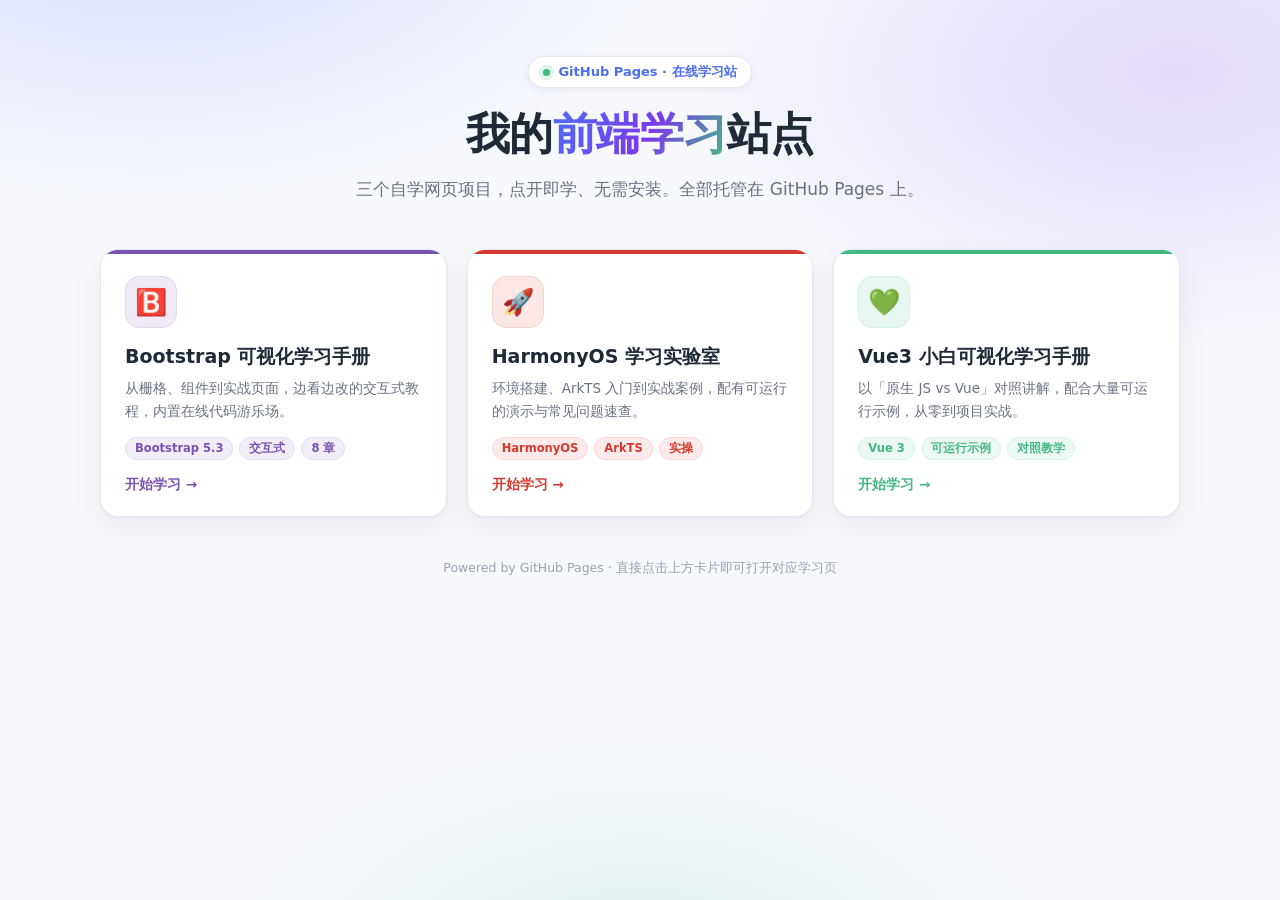
<file: index.html>
<!DOCTYPE html>
<html lang="zh-CN">
<head>
<meta charset="UTF-8">
<meta name="viewport" content="width=device-width, initial-scale=1.0">
<title>我的前端学习站点</title>
<link rel="icon" href="data:image/svg+xml,%3Csvg xmlns='http://www.w3.org/2000/svg' viewBox='0 0 32 32'%3E%3Cpath d='M2 4h6l8 13L24 4h6L16 29z' fill='%2342b883'/%3E%3C/svg%3E">
<style>
  :root{
    --bg:#f6f8fc; --card:#ffffff; --ink:#1f2937; --sub:#6b7280;
    --line:#e5e9f2; --brand:#4c6ef5; --brand2:#7c3aed;
    --vue:#42b883; --bs:#7952b3; --hm:#d33a2c;
  }
  *{box-sizing:border-box;margin:0;padding:0}
  body{
    min-height:100vh; font-family:"PingFang SC","Microsoft YaHei",system-ui,-apple-system,"Segoe UI",sans-serif;
    background:
      radial-gradient(900px 500px at 12% -10%, rgba(76,110,245,.18), transparent 60%),
      radial-gradient(800px 460px at 92% 8%, rgba(124,58,237,.16), transparent 60%),
      radial-gradient(700px 420px at 50% 110%, rgba(66,184,131,.14), transparent 60%),
      var(--bg);
    color:var(--ink); display:flex; flex-direction:column; align-items:center; padding:56px 20px 40px;
  }
  .hero{text-align:center;max-width:760px}
  .badge{
    display:inline-flex;align-items:center;gap:8px;font-size:13px;font-weight:600;
    color:var(--brand);background:#fff;border:1px solid var(--line);
    padding:6px 14px;border-radius:999px;box-shadow:0 2px 10px rgba(31,41,55,.06);margin-bottom:20px;
  }
  .badge i{width:7px;height:7px;border-radius:50%;background:var(--vue);box-shadow:0 0 0 4px rgba(66,184,131,.18)}
  h1{font-size:clamp(30px,5vw,44px);line-height:1.2;letter-spacing:-.5px}
  h1 span{background:linear-gradient(120deg,var(--brand),var(--brand2) 55%,var(--vue));-webkit-background-clip:text;background-clip:text;color:transparent}
  .lead{margin-top:14px;color:var(--sub);font-size:clamp(14px,2vw,17px);line-height:1.75}
  .grid{display:grid;grid-template-columns:repeat(3,1fr);gap:20px;width:100%;max-width:1080px;margin-top:44px}
  .card{
    position:relative;background:var(--card);border:1px solid var(--line);border-radius:18px;
    padding:26px 24px 22px;text-decoration:none;color:inherit;overflow:hidden;
    box-shadow:0 1px 2px rgba(16,24,40,.04),0 12px 32px rgba(16,24,40,.06);
    transition:transform .22s cubic-bezier(.2,.7,.3,1),box-shadow .22s,border-color .22s;
    display:flex;flex-direction:column;min-height:210px;
  }
  .card::before{content:"";position:absolute;inset:0 0 auto 0;height:4px;background:var(--c,var(--brand))}
  .card:hover{transform:translateY(-6px);box-shadow:0 18px 44px rgba(16,24,40,.13);border-color:#d8dfeb}
  .card:hover .go{transform:translateX(4px)}
  .ico{
    width:52px;height:52px;border-radius:14px;display:grid;place-items:center;font-size:26px;
    background:color-mix(in srgb,var(--c) 12%,#fff);border:1px solid color-mix(in srgb,var(--c) 22%,#fff);
    margin-bottom:16px;
  }
  .card h2{font-size:19px;line-height:1.35}
  .card p{margin-top:8px;color:var(--sub);font-size:13.5px;line-height:1.7;flex:1}
  .tags{display:flex;flex-wrap:wrap;gap:6px;margin:14px 0 16px}
  .tag{font-size:11.5px;color:var(--c);background:color-mix(in srgb,var(--c) 10%,#fff);border:1px solid color-mix(in srgb,var(--c) 20%,#fff);padding:3px 9px;border-radius:999px;font-weight:600}
  .go{display:inline-flex;align-items:center;gap:6px;font-size:13.5px;font-weight:700;color:var(--c);transition:transform .22s}
  .foot{margin-top:40px;color:#9aa3b2;font-size:12.5px;text-align:center;line-height:1.8}
  @media (max-width:900px){.grid{grid-template-columns:1fr}}
</style>
</head>
<body>
  <div class="hero">
    <div class="badge"><i></i>GitHub Pages · 在线学习站</div>
    <h1>我的<span>前端学习</span>站点</h1>
    <p class="lead">三个自学网页项目，点开即学、无需安装。全部托管在 GitHub Pages 上。</p>
  </div>

  <div class="grid">
    <a class="card" href="./bootstrap-learn/" style="--c:var(--bs)">
      <div class="ico">🅱️</div>
      <h2>Bootstrap 可视化学习手册</h2>
      <p>从栅格、组件到实战页面，边看边改的交互式教程，内置在线代码游乐场。</p>
      <div class="tags"><span class="tag">Bootstrap 5.3</span><span class="tag">交互式</span><span class="tag">8 章</span></div>
      <span class="go">开始学习 →</span>
    </a>

    <a class="card" href="./harmonyos-lab/" style="--c:var(--hm)">
      <div class="ico">🚀</div>
      <h2>HarmonyOS 学习实验室</h2>
      <p>环境搭建、ArkTS 入门到实战案例，配有可运行的演示与常见问题速查。</p>
      <div class="tags"><span class="tag">HarmonyOS</span><span class="tag">ArkTS</span><span class="tag">实操</span></div>
      <span class="go">开始学习 →</span>
    </a>

    <a class="card" href="./vue3-handbook/" style="--c:var(--vue)">
      <div class="ico">💚</div>
      <h2>Vue3 小白可视化学习手册</h2>
      <p>以「原生 JS vs Vue」对照讲解，配合大量可运行示例，从零到项目实战。</p>
      <div class="tags"><span class="tag">Vue 3</span><span class="tag">可运行示例</span><span class="tag">对照教学</span></div>
      <span class="go">开始学习 →</span>
    </a>
  </div>

  <p class="foot">Powered by GitHub Pages · 直接点击上方卡片即可打开对应学习页</p>
</body>
</html>
</file>
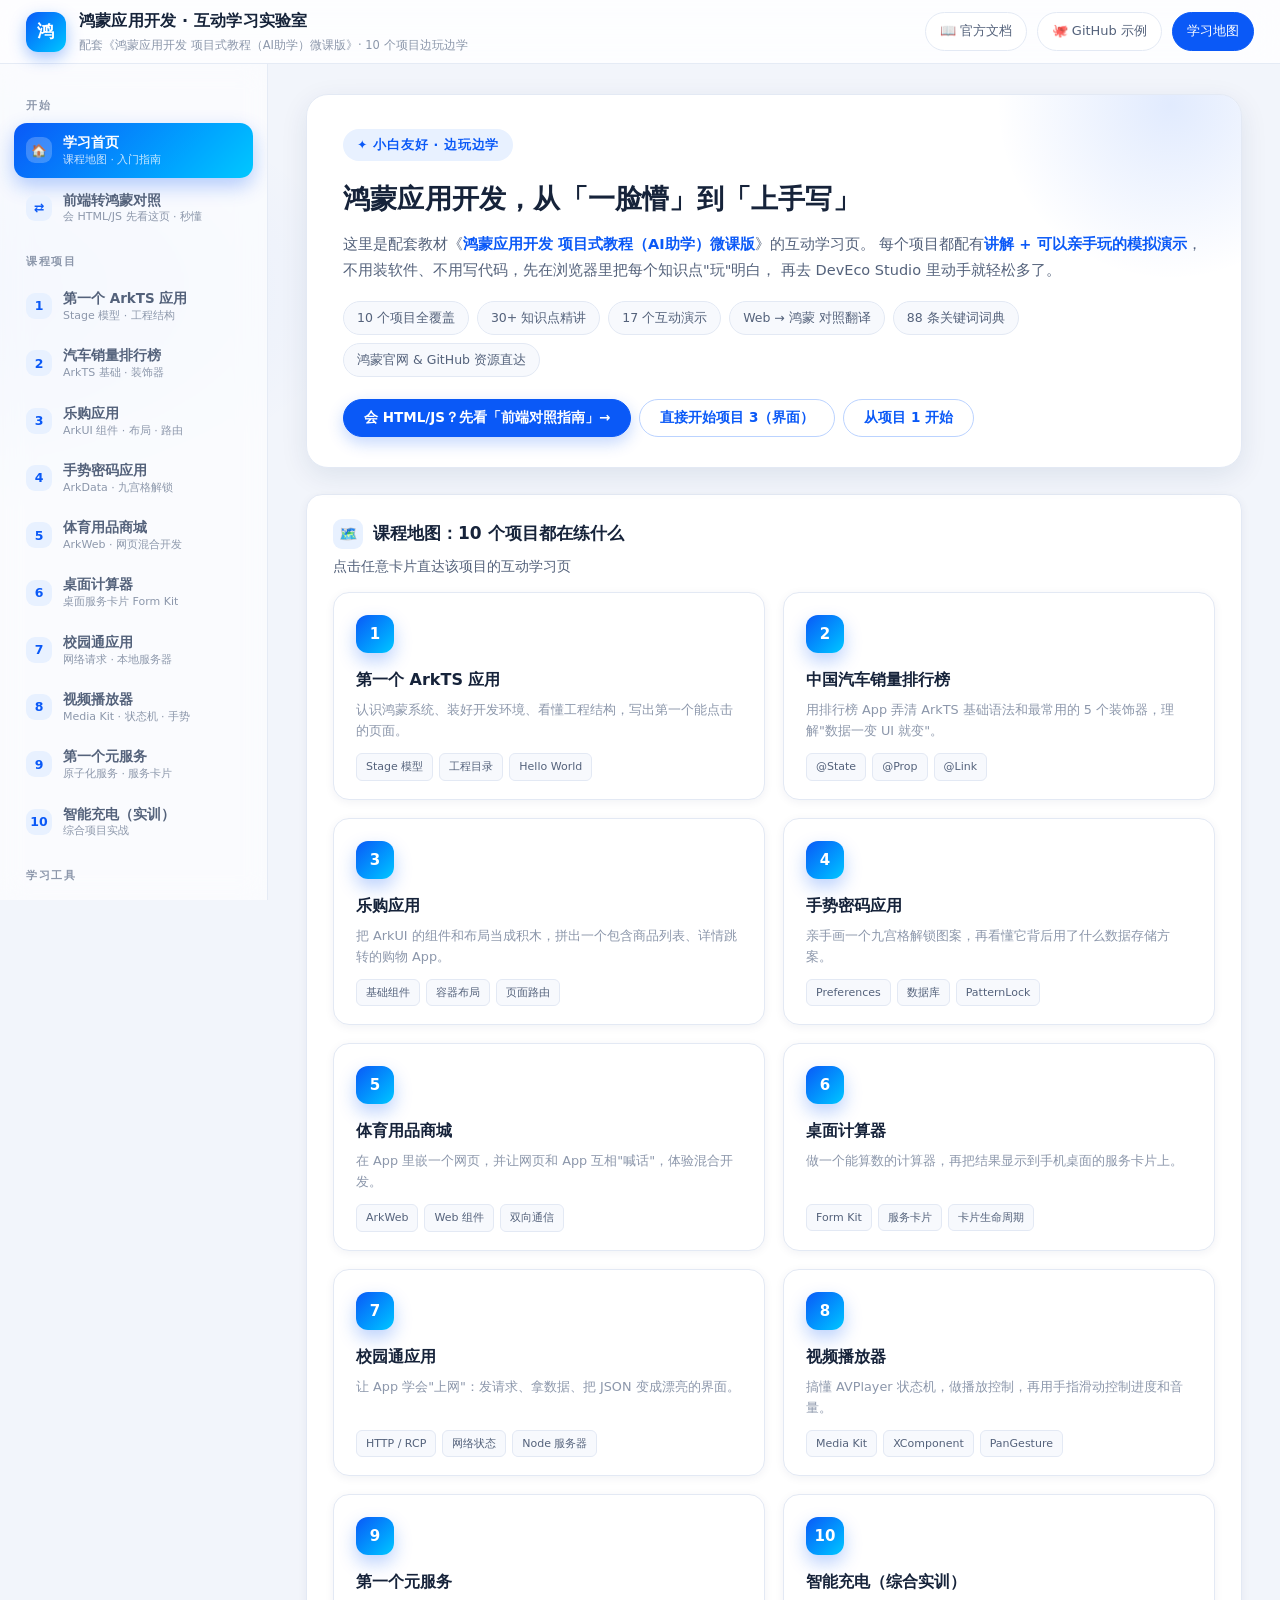
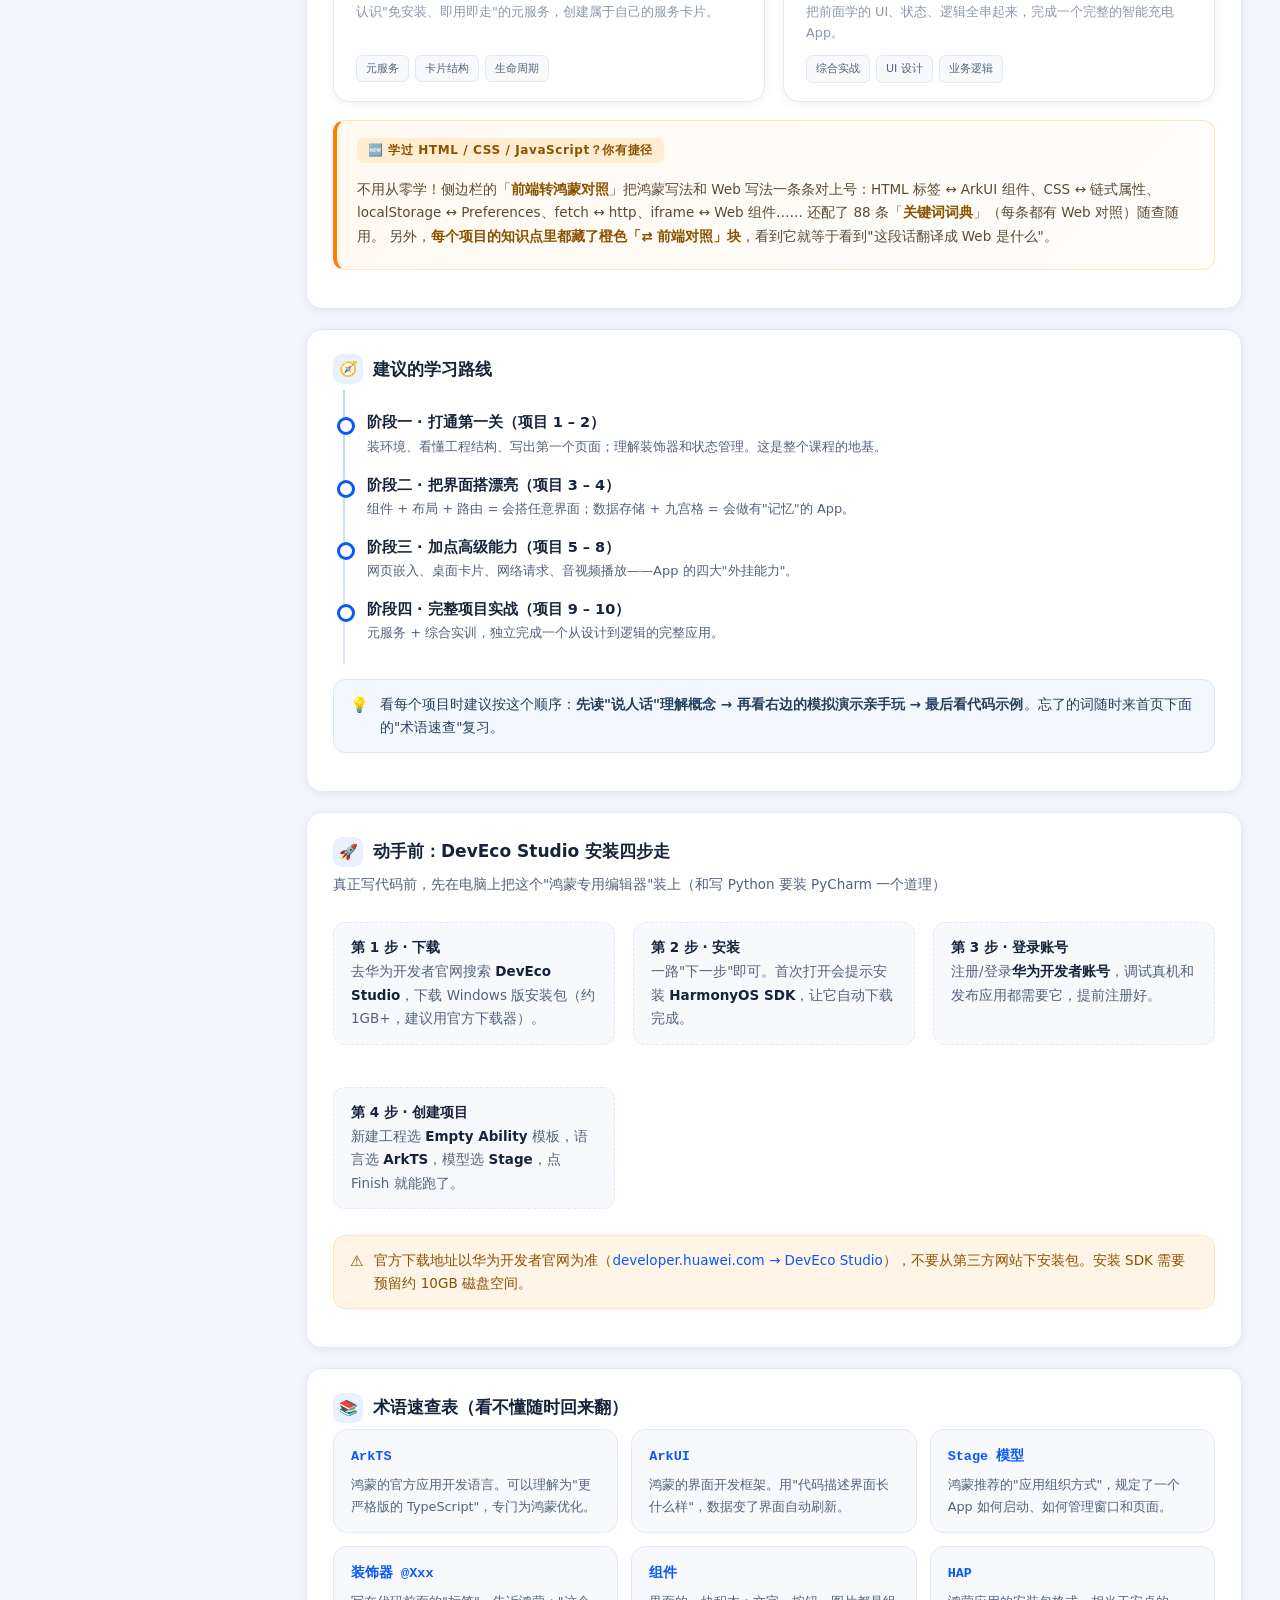
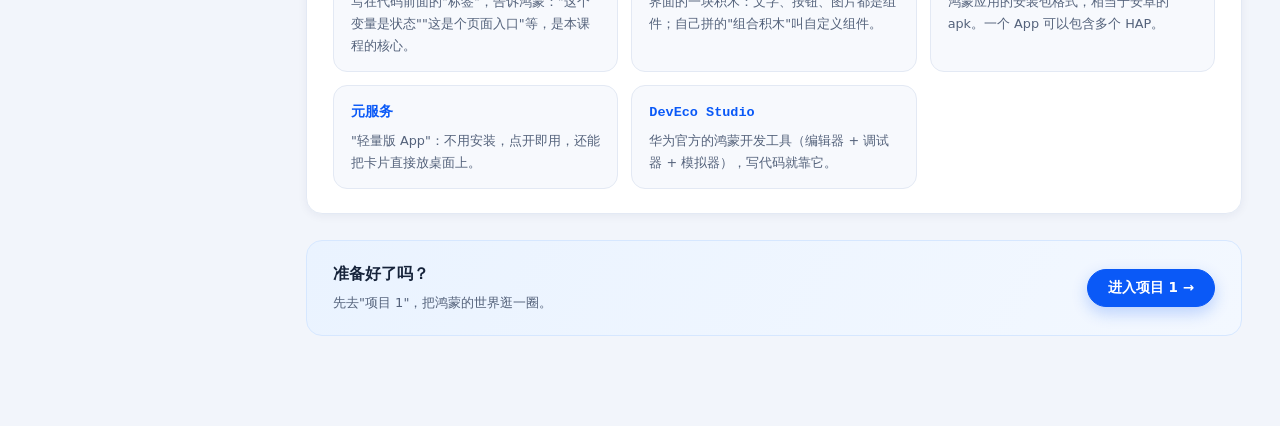
<file: harmonyos-lab/index.html>
<!DOCTYPE html>
<html lang="zh-CN">
<head>
<meta charset="UTF-8">
<meta name="viewport" content="width=device-width, initial-scale=1.0">
<title>鸿蒙应用开发 · 互动学习实验室</title>
<link rel="stylesheet" href="assets/style.css">
<link rel="stylesheet" href="assets/demos.css">
</head>
<body>
<div class="read-progress" id="readProgress"></div>

<!-- ================= 顶栏 ================= -->
<header class="topbar">
  <div class="brand">
    <div class="brand-logo">鸿</div>
    <div class="brand-text">
      <strong>鸿蒙应用开发 · 互动学习实验室</strong>
      <span>配套《鸿蒙应用开发 项目式教程（AI助学）微课版》· 10 个项目边玩边学</span>
    </div>
  </div>
  <div class="topbar-actions">
    <a class="top-link" href="https://developer.huawei.com/consumer/cn/doc/" target="_blank" rel="noopener">📖 官方文档</a>
    <a class="top-link" href="https://github.com/openharmony/applications_app_samples" target="_blank" rel="noopener">🐙 GitHub 示例</a>
    <a class="top-link primary" href="#page-resources" onclick="HL.go('resources');return false;">学习地图</a>
  </div>
</header>

<!-- ================= 侧边导航 ================= -->
<aside class="sidebar" id="sidebar">
  <nav id="sideNav">
    <div class="nav-group-label">开始</div>
    <button class="nav-item active" data-page="home">
      <span class="nav-num">🏠</span>
      <span class="nav-txt"><b>学习首页</b><small>课程地图 · 入门指南</small></span>
    </button>
    <button class="nav-item" data-page="web2harmony">
      <span class="nav-num">⇄</span>
      <span class="nav-txt"><b>前端转鸿蒙对照</b><small>会 HTML/JS 先看这页 · 秒懂</small></span>
    </button>
    <div class="nav-group-label">课程项目</div>
    <button class="nav-item" data-page="p1"><span class="nav-num">1</span><span class="nav-txt"><b>第一个 ArkTS 应用</b><small>Stage 模型 · 工程结构</small></span></button>
    <button class="nav-item" data-page="p2"><span class="nav-num">2</span><span class="nav-txt"><b>汽车销量排行榜</b><small>ArkTS 基础 · 装饰器</small></span></button>
    <button class="nav-item" data-page="p3"><span class="nav-num">3</span><span class="nav-txt"><b>乐购应用</b><small>ArkUI 组件 · 布局 · 路由</small></span></button>
    <button class="nav-item" data-page="p4"><span class="nav-num">4</span><span class="nav-txt"><b>手势密码应用</b><small>ArkData · 九宫格解锁</small></span></button>
    <button class="nav-item" data-page="p5"><span class="nav-num">5</span><span class="nav-txt"><b>体育用品商城</b><small>ArkWeb · 网页混合开发</small></span></button>
    <button class="nav-item" data-page="p6"><span class="nav-num">6</span><span class="nav-txt"><b>桌面计算器</b><small>桌面服务卡片 Form Kit</small></span></button>
    <button class="nav-item" data-page="p7"><span class="nav-num">7</span><span class="nav-txt"><b>校园通应用</b><small>网络请求 · 本地服务器</small></span></button>
    <button class="nav-item" data-page="p8"><span class="nav-num">8</span><span class="nav-txt"><b>视频播放器</b><small>Media Kit · 状态机 · 手势</small></span></button>
    <button class="nav-item" data-page="p9"><span class="nav-num">9</span><span class="nav-txt"><b>第一个元服务</b><small>原子化服务 · 服务卡片</small></span></button>
    <button class="nav-item" data-page="p10"><span class="nav-num">10</span><span class="nav-txt"><b>智能充电（实训）</b><small>综合项目实战</small></span></button>
    <div class="nav-group-label">学习工具</div>
    <button class="nav-item" data-page="dict"><span class="nav-num">📖</span><span class="nav-txt"><b>关键词词典</b><small>70+ 代码名词速查</small></span></button>
    <button class="nav-item" data-page="resources"><span class="nav-num">🔗</span><span class="nav-txt"><b>资源与术语表</b><small>官网 · GitHub · 速查</small></span></button>
  </nav>
</aside>

<main class="content" id="content">

<!-- ============================================================
     首页
     ============================================================ -->
<section class="page active" id="page-home">
  <div class="page-hero">
    <div class="hero-badge">✦ 小白友好 · 边玩边学</div>
    <h1>鸿蒙应用开发，从「一脸懵」到「上手写」</h1>
    <p class="hero-sub">
      这里是配套教材《<b>鸿蒙应用开发 项目式教程（AI助学）微课版</b>》的互动学习页。
      每个项目都配有<b>讲解 + 可以亲手玩的模拟演示</b>，不用装软件、不用写代码，先在浏览器里把每个知识点"玩"明白，
      再去 DevEco Studio 里动手就轻松多了。
    </p>
    <div class="hero-chips">
      <span class="chip">10 个项目全覆盖</span>
      <span class="chip">30+ 知识点精讲</span>
      <span class="chip">17 个互动演示</span>
      <span class="chip">Web → 鸿蒙 对照翻译</span>
      <span class="chip">88 条关键词词典</span>
      <span class="chip">鸿蒙官网 & GitHub 资源直达</span>
    </div>
    <div class="stage-actions" style="margin-top:22px">
      <button class="btn" onclick="HL.go('web2harmony')">会 HTML/JS？先看「前端对照指南」→</button>
      <button class="btn ghost" onclick="HL.go('p3')">直接开始项目 3（界面）</button>
      <button class="btn ghost" onclick="HL.go('p1')">从项目 1 开始</button>
    </div>
  </div>

  <div class="card">
    <div class="card-title"><span class="ct-icon">🗺️</span>课程地图：10 个项目都在练什么</div>
    <div class="card-sub">点击任意卡片直达该项目的互动学习页</div>
    <div class="home-grid">
      <div class="home-card" onclick="HL.go('p1')">
        <div class="hc-num">1</div>
        <h3>第一个 ArkTS 应用</h3>
        <p>认识鸿蒙系统、装好开发环境、看懂工程结构，写出第一个能点击的页面。</p>
        <div class="hc-tags"><span class="hc-tag">Stage 模型</span><span class="hc-tag">工程目录</span><span class="hc-tag">Hello World</span></div>
      </div>
      <div class="home-card" onclick="HL.go('p2')">
        <div class="hc-num">2</div>
        <h3>中国汽车销量排行榜</h3>
        <p>用排行榜 App 弄清 ArkTS 基础语法和最常用的 5 个装饰器，理解"数据一变 UI 就变"。</p>
        <div class="hc-tags"><span class="hc-tag">@State</span><span class="hc-tag">@Prop</span><span class="hc-tag">@Link</span></div>
      </div>
      <div class="home-card" onclick="HL.go('p3')">
        <div class="hc-num">3</div>
        <h3>乐购应用</h3>
        <p>把 ArkUI 的组件和布局当成积木，拼出一个包含商品列表、详情跳转的购物 App。</p>
        <div class="hc-tags"><span class="hc-tag">基础组件</span><span class="hc-tag">容器布局</span><span class="hc-tag">页面路由</span></div>
      </div>
      <div class="home-card" onclick="HL.go('p4')">
        <div class="hc-num">4</div>
        <h3>手势密码应用</h3>
        <p>亲手画一个九宫格解锁图案，再看懂它背后用了什么数据存储方案。</p>
        <div class="hc-tags"><span class="hc-tag">Preferences</span><span class="hc-tag">数据库</span><span class="hc-tag">PatternLock</span></div>
      </div>
      <div class="home-card" onclick="HL.go('p5')">
        <div class="hc-num">5</div>
        <h3>体育用品商城</h3>
        <p>在 App 里嵌一个网页，并让网页和 App 互相"喊话"，体验混合开发。</p>
        <div class="hc-tags"><span class="hc-tag">ArkWeb</span><span class="hc-tag">Web 组件</span><span class="hc-tag">双向通信</span></div>
      </div>
      <div class="home-card" onclick="HL.go('p6')">
        <div class="hc-num">6</div>
        <h3>桌面计算器</h3>
        <p>做一个能算数的计算器，再把结果显示到手机桌面的服务卡片上。</p>
        <div class="hc-tags"><span class="hc-tag">Form Kit</span><span class="hc-tag">服务卡片</span><span class="hc-tag">卡片生命周期</span></div>
      </div>
      <div class="home-card" onclick="HL.go('p7')">
        <div class="hc-num">7</div>
        <h3>校园通应用</h3>
        <p>让 App 学会"上网"：发请求、拿数据、把 JSON 变成漂亮的界面。</p>
        <div class="hc-tags"><span class="hc-tag">HTTP / RCP</span><span class="hc-tag">网络状态</span><span class="hc-tag">Node 服务器</span></div>
      </div>
      <div class="home-card" onclick="HL.go('p8')">
        <div class="hc-num">8</div>
        <h3>视频播放器</h3>
        <p>搞懂 AVPlayer 状态机，做播放控制，再用手指滑动控制进度和音量。</p>
        <div class="hc-tags"><span class="hc-tag">Media Kit</span><span class="hc-tag">XComponent</span><span class="hc-tag">PanGesture</span></div>
      </div>
      <div class="home-card" onclick="HL.go('p9')">
        <div class="hc-num">9</div>
        <h3>第一个元服务</h3>
        <p>认识"免安装、即用即走"的元服务，创建属于自己的服务卡片。</p>
        <div class="hc-tags"><span class="hc-tag">元服务</span><span class="hc-tag">卡片结构</span><span class="hc-tag">生命周期</span></div>
      </div>
      <div class="home-card" onclick="HL.go('p10')">
        <div class="hc-num">10</div>
        <h3>智能充电（综合实训）</h3>
        <p>把前面学的 UI、状态、逻辑全串起来，完成一个完整的智能充电 App。</p>
        <div class="hc-tags"><span class="hc-tag">综合实战</span><span class="hc-tag">UI 设计</span><span class="hc-tag">业务逻辑</span></div>
      </div>
    </div>
    <div class="web-cmp" style="margin-top:18px;">
      <div class="wc-label">🆕 学过 HTML / CSS / JavaScript？你有捷径</div>
      <p style="font-size:13.5px;">
        不用从零学！侧边栏的「<b>前端转鸿蒙对照</b>」把鸿蒙写法和 Web 写法一条条对上号：HTML 标签 ↔ ArkUI 组件、CSS ↔ 链式属性、localStorage ↔ Preferences、fetch ↔ http、iframe ↔ Web 组件……
        还配了 88 条「<b>关键词词典</b>」（每条都有 Web 对照）随查随用。
        另外，<b>每个项目的知识点里都藏了橙色「⇄ 前端对照」块</b>，看到它就等于看到"这段话翻译成 Web 是什么"。
      </p>
    </div>
  </div>

  <div class="card">
    <div class="card-title"><span class="ct-icon">🧭</span>建议的学习路线</div>
    <div class="route-line">
      <div class="route-node"><h4>阶段一 · 打通第一关（项目 1 – 2）</h4><p>装环境、看懂工程结构、写出第一个页面；理解装饰器和状态管理。这是整个课程的地基。</p></div>
      <div class="route-node"><h4>阶段二 · 把界面搭漂亮（项目 3 – 4）</h4><p>组件 + 布局 + 路由 = 会搭任意界面；数据存储 + 九宫格 = 会做有"记忆"的 App。</p></div>
      <div class="route-node"><h4>阶段三 · 加点高级能力（项目 5 – 8）</h4><p>网页嵌入、桌面卡片、网络请求、音视频播放——App 的四大"外挂能力"。</p></div>
      <div class="route-node"><h4>阶段四 · 完整项目实战（项目 9 – 10）</h4><p>元服务 + 综合实训，独立完成一个从设计到逻辑的完整应用。</p></div>
    </div>
    <div class="tip tip-info"><span class="tip-ico">💡</span><div>看每个项目时建议按这个顺序：<b>先读"说人话"理解概念 → 再看右边的模拟演示亲手玩 → 最后看代码示例</b>。忘了的词随时来首页下面的"术语速查"复习。</div></div>
  </div>

  <div class="card">
    <div class="card-title"><span class="ct-icon">🚀</span>动手前：DevEco Studio 安装四步走</div>
    <div class="card-sub">真正写代码前，先在电脑上把这个"鸿蒙专用编辑器"装上（和写 Python 要装 PyCharm 一个道理）</div>
    <div class="home-grid" style="grid-template-columns:repeat(auto-fill,minmax(240px,1fr))">
      <div class="analytic"><b>第 1 步 · 下载</b><br>去华为开发者官网搜索 <b>DevEco Studio</b>，下载 Windows 版安装包（约 1GB+，建议用官方下载器）。</div>
      <div class="analytic"><b>第 2 步 · 安装</b><br>一路"下一步"即可。首次打开会提示安装 <b>HarmonyOS SDK</b>，让它自动下载完成。</div>
      <div class="analytic"><b>第 3 步 · 登录账号</b><br>注册/登录<b>华为开发者账号</b>，调试真机和发布应用都需要它，提前注册好。</div>
      <div class="analytic"><b>第 4 步 · 创建项目</b><br>新建工程选 <b>Empty Ability</b> 模板，语言选 <b>ArkTS</b>，模型选 <b>Stage</b>，点 Finish 就能跑了。</div>
    </div>
    <div class="tip tip-warn"><span class="tip-ico">⚠️</span><div>官方下载地址以华为开发者官网为准（<a href="https://developer.huawei.com/consumer/cn/deveco-studio/" target="_blank" rel="noopener">developer.huawei.com → DevEco Studio</a>），不要从第三方网站下安装包。安装 SDK 需要预留约 10GB 磁盘空间。</div></div>
  </div>

  <div class="card">
    <div class="card-title"><span class="ct-icon">📚</span>术语速查表（看不懂随时回来翻）</div>
    <div class="term-grid">
      <div class="term-card"><h5>ArkTS</h5><p>鸿蒙的官方应用开发语言。可以理解为"更严格版的 TypeScript"，专门为鸿蒙优化。</p></div>
      <div class="term-card"><h5>ArkUI</h5><p>鸿蒙的界面开发框架。用"代码描述界面长什么样"，数据变了界面自动刷新。</p></div>
      <div class="term-card"><h5>Stage 模型</h5><p>鸿蒙推荐的"应用组织方式"，规定了一个 App 如何启动、如何管理窗口和页面。</p></div>
      <div class="term-card"><h5>装饰器 @Xxx</h5><p>写在代码前面的"标签"，告诉鸿蒙："这个变量是状态""这是个页面入口"等，是本课程的核心。</p></div>
      <div class="term-card"><h5>组件</h5><p>界面的一块积木：文字、按钮、图片都是组件；自己拼的"组合积木"叫自定义组件。</p></div>
      <div class="term-card"><h5>HAP</h5><p>鸿蒙应用的安装包格式，相当于安卓的 apk。一个 App 可以包含多个 HAP。</p></div>
      <div class="term-card"><h5>元服务</h5><p>"轻量版 App"：不用安装，点开即用，还能把卡片直接放桌面上。</p></div>
      <div class="term-card"><h5>DevEco Studio</h5><p>华为官方的鸿蒙开发工具（编辑器 + 调试器 + 模拟器），写代码就靠它。</p></div>
    </div>
  </div>

  <div class="next-bar">
    <div class="nb-text"><b>准备好了吗？</b><span>先去"项目 1"，把鸿蒙的世界逛一圈。</span></div>
    <button class="btn" onclick="HL.go('p1')">进入项目 1 →</button>
  </div>
</section>

<!-- ============================================================
     前端转鸿蒙 · 对照指南
     ============================================================ -->
<section class="page" id="page-web2harmony">
  <div class="page-hero">
    <div class="hero-badge">专为「会 HTML / CSS / JavaScript」的你准备</div>
    <h1>从 Web 到鸿蒙：你已经会 80%</h1>
    <p class="hero-sub">学过前端三件套再学鸿蒙，其实不是"从零开始"，而是<b>换一套写法做同一件事</b>。这一页就是你的"翻译词典"：把你在 Web 里的肌肉记忆，一条条翻译成鸿蒙的写法。建议先看完这一页，再去项目 1 会顺畅得多。</p>
    <div class="hero-chips">
      <span class="chip">迁移路线图</span><span class="chip">心智模型对照表</span><span class="chip">命令式 vs 声明式</span><span class="chip">px → vp 单位</span><span class="chip">前端 8 大陷阱</span>
    </div>
  </div>

  <!-- ① 迁移路线图 -->
  <div class="card">
    <div class="card-title"><span class="ct-icon">🗺️</span>第一步：你会的哪些能直接带走？</div>
    <div class="card-sub">先给自己划清"地盘"——绿色的直接复用，橙色的换个写法，蓝色的全新概念。</div>
    <div class="migrate-grid">
      <div class="migrate-card keep">
        <h5>✅ 直接可用（不用重学）</h5>
        <ul>
          <li>变量、函数、类、接口语法（TS 风格）</li>
          <li>数组 / 对象 / JSON 操作</li>
          <li>装饰器概念（你已会 <code class="inline">async/await</code> 这类"关键字前缀"）</li>
          <li>箭头函数、模板字符串、解构、模块 import/export</li>
          <li>异步编程思路（Promise / async / await 原样可用）</li>
          <li><code class="inline">console.log</code> → 只是改叫 <code class="inline">console.info</code></li>
          <li>npm 的使用经验 → <b>ohpm</b> 用法几乎一样</li>
          <li>调试思路（打印、断点、看报错）</li>
        </ul>
      </div>
      <div class="migrate-card change">
        <h5>🔄 换个写法（会做但写法变）</h5>
        <ul>
          <li>HTML 标签 → <b>ArkUI 组件</b>（<code class="inline">div</code>→<code class="inline">Column</code>、<code class="inline">button</code>→<code class="inline">Button</code>）</li>
          <li>CSS 样式 → <b>链式属性</b>（<code class="inline">.fontSize(20)</code>）</li>
          <li><code class="inline">addEventListener</code> → <code class="inline">.onClick()</code></li>
          <li>手动改 DOM → <b>改状态变量</b>（框架自动刷新）</li>
          <li>localStorage → <b>Preferences</b></li>
          <li>fetch / axios → <b>http / RCP</b></li>
          <li>iframe → <b>Web 组件</b></li>
          <li>webpack / vite → <b>hvigor</b>（几乎不用手配）</li>
        </ul>
      </div>
      <div class="migrate-card new">
        <h5>🆕 全新概念（Web 里没有的）</h5>
        <ul>
          <li>状态管理装饰器：<b>@State / @Prop / @Link</b></li>
          <li>声明式 UI：<b>"改数据 → UI 自动变"</b></li>
          <li><b>vp / fp</b> 密度无关单位</li>
          <li>Stage 模型 / UIAbility（应用的组织方式）</li>
          <li>服务卡片、元服务（桌面直达）</li>
          <li>AVPlayer + XComponent（没有 &lt;video&gt; 标签）</li>
          <li>HAP 安装包、应用签名</li>
          <li>真机 / 模拟器调试流程</li>
        </ul>
      </div>
    </div>
    <div class="tip tip-ok"><span class="tip-ico">🎉</span><div><b>好消息</b>：真正"全新要学"的其实集中在两块——<b>状态管理（装饰器）</b>和<b>鸿蒙的组件体系</b>。其它都是"换个地方写同样的逻辑"。这两块正好是项目 2 和项目 3 的主线。</div></div>
  </div>

  <!-- ② 心智模型大对照表 -->
  <div class="card">
    <div class="card-title"><span class="ct-icon">⇄</span>第二步：把"我想做的事"逐条翻译</div>
    <div class="card-sub">下表覆盖了日常开发 90% 的场景。遇到不认识的词，随时去侧边栏「关键词词典」查。</div>
    <div class="web-cmp" style="border-left-color:#0A59F7;background:linear-gradient(135deg,#F5F9FF,#FBFDFF);border-color:#D6E7FF;">
      <div class="wc-label" style="background:#E8F1FF;color:#0A4BD6;">⇄ WEB → 鸿蒙 翻译表</div>
      <table class="wc-tbl" style="--x:0">
        <tr><th style="width:16%">我想做的事</th><th style="width:34%">Web 里我这样写</th><th style="width:34%">鸿蒙里改成这样写</th><th style="width:16%">关键区别</th></tr>
        <tr>
          <td>显示一段文字</td>
          <td class="webcell"><code>&lt;p&gt;你好&lt;/p&gt;</code></td>
          <td><code>Text('你好')</code></td>
          <td>组件 = 大写的"函数调用"</td>
        </tr>
        <tr>
          <td>一个按钮（点击事件）</td>
          <td class="webcell"><code>&lt;button onclick="fn()"&gt;点我&lt;/button&gt;</code></td>
          <td><code>Button('点我').onClick(() =&gt; {})</code></td>
          <td>事件是"链式"挂上去的，不写在标签里</td>
        </tr>
        <tr>
          <td>横向 / 纵向排列</td>
          <td class="webcell"><code>&lt;div style="display:flex; flex-direction:column"&gt;</code></td>
          <td><code>Column() { ... }</code> / <code>Row() { ... }</code></td>
          <td>布局本身也是组件（不用写 CSS）</td>
        </tr>
        <tr>
          <td>给元素加样式</td>
          <td class="webcell"><code>.title { font-size: 20px; color: #333; }</code></td>
          <td><code>Text('…').fontSize(20).fontColor('#333')</code></td>
          <td><b>没有 CSS 文件</b>，样式贴着组件写</td>
        </tr>
        <tr>
          <td>改一段文字的内容</td>
          <td class="webcell"><code>el.textContent = '新文字'</code></td>
          <td><code>this.message = '新文字'</code>（@State）</td>
          <td><b>改数据，不碰界面</b>，框架自动刷新</td>
        </tr>
        <tr>
          <td>循环渲染一个列表</td>
          <td class="webcell"><code>list.map(x =&gt; '&lt;li&gt;' + x + '&lt;/li&gt;').join('')</code></td>
          <td><code>ForEach(list, (x) =&gt; Item({ data: x }))</code></td>
          <td>不再是"拼字符串"，而是"每条数据生成一个组件"</td>
        </tr>
        <tr>
          <td>封装一个可复用块</td>
          <td class="webcell"><code>function Card() { return HTML }</code> / 自定义元素</td>
          <td><code>@Component struct Card { build() {} }</code></td>
          <td>组件用 <b>struct</b> 定义，名字必须大写开头</td>
        </tr>
        <tr>
          <td>复用一段样式</td>
          <td class="webcell"><code>.btn-primary { ... }</code> CSS 类</td>
          <td><code>@Styles</code> / <code>@Extend(Text)</code></td>
          <td>样式函数化，可带参数</td>
        </tr>
        <tr>
          <td>页面跳转</td>
          <td class="webcell"><code>location.href = 'detail.html'</code></td>
          <td><code>router.pushUrl({ url: 'pages/Detail' })</code></td>
          <td>目标页面必须先在配置文件里"登记"</td>
        </tr>
        <tr>
          <td>存一点小数据</td>
          <td class="webcell"><code>localStorage.setItem('k', 'v')</code></td>
          <td><code>await pref.put('k', 'v'); await pref.flush()</code></td>
          <td>多了 <b>flush()</b>（真正写盘），忘了数据会丢</td>
        </tr>
        <tr>
          <td>请求后端接口</td>
          <td class="webcell"><code>fetch('/api/data')</code></td>
          <td><code>http.createHttp().request('…')</code></td>
          <td>要声明 <code>ohos.permission.INTERNET</code> 权限</td>
        </tr>
        <tr>
          <td>嵌入一个网页</td>
          <td class="webcell"><code>&lt;iframe src="shop.html"&gt;</code></td>
          <td><code>Web({ src: $rawfile('shop.html') })</code></td>
          <td>通信方式不同：runJavaScript + javaScriptProxy</td>
        </tr>
        <tr>
          <td>播放视频</td>
          <td class="webcell"><code>&lt;video src="a.mp4" controls&gt;</code></td>
          <td><code>AVPlayer</code> + <code>XComponent</code></td>
          <td><b>没有 &lt;video&gt; 标签</b>——鸿蒙不是浏览器环境</td>
        </tr>
        <tr>
          <td>装一个第三方库</td>
          <td class="webcell"><code>npm install xxx</code></td>
          <td><code>ohpm install xxx</code></td>
          <td>用法几乎一样，仓库是 OpenHarmony 三方库中心</td>
        </tr>
      </table>
    </div>
  </div>

  <!-- ③ 声明式 vs 命令式 -->
  <div class="stage">
    <div class="stage-head">
      <div class="stage-title"><span class="st-dot"></span>第三步：最重要的思维转变 —— 命令式 vs 声明式</div>
    </div>
    <div class="analytic" style="margin-bottom:14px;">
      <b>一句话区别</b>：Web 里（用 DOM 时）你是"<b>指挥官</b>"——找到元素、改它、它再重绘，每一步都你操心；鸿蒙里你是"<b>甩手掌柜</b>"——只改数据，界面怎么变是框架的事。下面这个演示，亲手跑一遍两边的流程：
    </div>
    <div class="cmp2">
      <div class="cmp2-col imp">
        <div class="cmp2-head">🐢 命令式（JS / DOM 思维）<small>手动找到元素 → 手动改它</small></div>
        <div class="codeblock"><div class="cb-head"><div class="cb-dots"><i></i><i></i><i></i></div>script.js（Web 写法）</div><pre><code>// ① 先找到那个元素
const el = document.getElementById('greet');
// ② 手动改它的内容
el.textContent = '你好，鸿蒙';
// ③ 浏览器重绘 → 你看到变化
// （每一步都得你亲自操心）</code></pre></div>
        <div class="cmp2-step" data-side="imp" data-n="1"><span class="st-num">1</span>getElementById 先"抓到"那个元素 —— 抓错了就白干</div>
        <div class="cmp2-step" data-side="imp" data-n="2"><span class="st-num">2</span>手动把 textContent 改成新文字</div>
        <div class="cmp2-step" data-side="imp" data-n="3"><span class="st-num">3</span>浏览器重绘，你才看到变化</div>
        <button class="btn sm" id="w2h-run-imp" style="margin-top:10px;">▶ 用命令式执行（3 步）</button>
      </div>
      <div class="cmp2-col dec">
        <div class="cmp2-head">🚀 声明式（鸿蒙思维）<small>只改数据，剩下交给框架</small></div>
        <div class="codeblock"><div class="cb-head"><div class="cb-dots"><i></i><i></i><i></i></div>Index.ets（鸿蒙写法）</div><pre><code>@State message: string = 'Hello World';

// 你只说一句话：把数据改成新值
this.message = '你好，鸿蒙';

// 然后什么都不用管 ——
// 框架自动找到所有用到 message 的地方并刷新</code></pre></div>
        <div class="cmp2-step" data-side="dec" data-n="1"><span class="st-num">1</span>改变量 this.message = '…'（唯一你要做的）</div>
        <div class="cmp2-step" data-side="dec" data-n="2"><span class="st-num">2</span>框架发现「@State 标记的数据变了」</div>
        <div class="cmp2-step" data-side="dec" data-n="3"><span class="st-num">3</span>自动刷新所有用到它的地方（你一行都不用多写）</div>
        <button class="btn sm" id="w2h-run-dec" style="margin-top:10px;">▶ 用声明式执行（1 步 + 自动 2 步）</button>
      </div>
    </div>
    <div class="cmp2-preview">
      <span class="pv-label">屏幕上显示的效果：</span>
      <span class="pv-box" id="w2h-pv">Hello World</span>
      <button class="btn xs ghost" id="w2h-reset">重置演示</button>
    </div>
  </div>

  <!-- ④ px → vp -->
  <div class="stage">
    <div class="stage-head">
      <div class="stage-title"><span class="st-dot"></span>第四步：单位变了 —— 鸿蒙为什么不肯用 px？</div>
      <div style="display:flex;align-items:center;gap:10px;font-size:12.5px;color:#5A6B8C;">
        <span>拖动改变屏幕密度：<b id="w2h-dpr-val" style="color:#0A59F7;">1x</b></span>
        <input type="range" class="m-slider" id="w2h-dpr" min="1" max="3" step="0.5" value="1" style="width:150px;">
      </div>
    </div>
    <div class="dpr-wrap">
      <div class="dpr-box bad">
        <div class="dpr-screen"><span class="dpr-t" id="w2h-px-text">你好，鸿蒙</span></div>
        <div style="font-size:12.5px;color:#7A6A58;font-weight:700;">Web 习惯：写死 px</div>
        <div class="dpr-note">⚠️ 屏幕密度越高，字反而显得越小 —— 换台手机就"翻车"</div>
      </div>
      <div class="dpr-box good">
        <div class="dpr-screen"><span class="dpr-t" id="w2h-vp-text">你好，鸿蒙</span></div>
        <div style="font-size:12.5px;color:#0A6420;font-weight:700;">鸿蒙写法：vp / fp 单位</div>
        <div class="dpr-note">✅ 不管什么屏幕密度，看起来始终一样大</div>
      </div>
    </div>
    <div class="analytic" style="margin-top:13px;">
      <b>单位速记表</b>：
      <table class="tbl" style="margin-top:8px;">
        <tr><th>用途</th><th>Web 习惯</th><th>鸿蒙推荐</th><th>说明</th></tr>
        <tr><td>布局尺寸（宽高、间距）</td><td><code class="inline">px</code></td><td><b>vp</b></td><td>虚拟像素，密度无关。类似 Android 的 dp。默认数字不带单位就是 vp</td></tr>
        <tr><td>字号</td><td><code class="inline">px</code> / <code class="inline">rem</code></td><td><b>fp</b></td><td>字体专用。用户在系统里调大字体时，fp 会跟着变（无障碍友好）</td></tr>
        <tr><td>百分比</td><td><code class="inline">width: 100%</code></td><td><code class="inline">.width('100%')</code></td><td>字符串形式的百分比，用法几乎一样</td></tr>
        <tr><td>按比例分空间</td><td><code class="inline">flex: 1</code></td><td><code class="inline">.layoutWeight(1)</code></td><td>弹性布局里的"分份"</td></tr>
      </table>
      <b>结论</b>：写 <code class="inline">.fontSize(16)</code>（不带单位 = vp/fp 体系），别写 <code class="inline">16px</code>。这就是为什么你在教程里看不到 px。
    </div>
  </div>

  <!-- ⑤ 8 个前端陷阱 -->
  <div class="card">
    <div class="card-title"><span class="ct-icon">⚠️</span>第五步：带着前端思维最容易踩的 8 个坑</div>
    <div class="card-sub">每一条都是"在 Web 里理所当然、在鸿蒙里直接报错"的写法。现在看一遍，能省你几天调试时间。</div>
    <div class="home-grid" style="grid-template-columns:repeat(auto-fill,minmax(340px,1fr));">
      <div class="analytic"><b>❌ 坑 1：逛去找 DOM 节点</b><br>"没有 <code class="inline">document</code>！"鸿蒙没有 DOM 概念。<br>👉 正确姿势：用状态变量描述界面，改数据而不是改节点。<br><code class="inline">document.getElementById</code> 在鸿蒙里<b>不存在</b>。</div>
      <div class="analytic"><b>❌ 坑 2：想在 build() 里写逻辑</b><br>build() 只是"界面图纸"，不能 console.log、不能赋值、不能写复杂计算。<br>👉 逻辑写到普通方法里（onClick 回调、生命周期函数），build 里只放 UI 描述。</div>
      <div class="analytic"><b>❌ 坑 3：找不到 CSS 文件</b><br>鸿蒙工程里没有 .css。样式通过<b>链式属性</b>跟在组件后面：<code class="inline">.width(100).backgroundColor('#fff')</code>。<br>👉 习惯"属性即样式"。</div>
      <div class="analytic"><b>❌ 坑 4：习惯性地写 px</b><br><code class="inline">.fontSize(16)</code> = 16vp（推荐）；写 <code class="inline">'16px'</code> 也能跑，但不同屏幕会不一样。<br>👉 布局用 vp（直接写数字），字体用 fp。</div>
      <div class="analytic"><b>❌ 坑 5：用 == 比较数组</b><br>和 JS 一样，两个内容相同的数组 <code class="inline">[1,2]==[1,2]</code> 是 <b>false</b>。<br>👉 用 <code class="inline">a.join(',') === b.join(',')</code> 或逐项比较（项目 4 的密码验证就是这么做的）。</div>
      <div class="analytic"><b>❌ 坑 6：存完数据忘记 flush</b><br>Preferences 的 <code class="inline">put()</code> 只写内存，必须 <code class="inline">await flush()</code> 才落盘，否则 App 一关数据就没了。<br>👉 口诀：<b>put 之后必 flush</b>。</div>
      <div class="analytic"><b>❌ 坑 7：组件名小写开头</b><br><code class="inline">struct myCard</code> 不能被当组件使用，必须 <code class="inline">MyCard</code>。<br>👉 组件、类型一律大驼峰；变量、函数小驼峰——和你在 JS 里的命名习惯一致。</div>
      <div class="analytic"><b>❌ 坑 8：先 runJavaScript 再等加载</b><br>Web 组件里，网页没加载完就执行 JS 会静默失败。<br>👉 等 <code class="inline">onPageEnd</code> 回调里再调用（项目 5 演示里有日志可以观察时机）。</div>
    </div>
  </div>

  <!-- ⑥ 学习路线建议 -->
  <div class="card">
    <div class="card-title"><span class="ct-icon">🧭</span>带 Web 基础，这样学最省力</div>
    <div class="route-line">
      <div class="route-node"><h4>第 1 站 · 本页 + 关键词词典<span class="tag blue" style="margin-left:8px;">你在这里</span></h4><p>把翻译表过一遍，心里有底。看不懂的术语直接去词典搜。</p></div>
      <div class="route-node"><h4>第 2 站 · 项目 3（乐购应用）—— 先学"怎么写界面"</h4><p>组件和布局最像 HTML/CSS，你有基础的话半小时就能进入状态。玩一玩组件画廊和布局切换。</p></div>
      <div class="route-node"><h4>第 3 站 · 项目 2（排行榜）—— 攻克状态管理</h4><p>@State/@Prop/@Link 是全课程最核心的新概念，配合数据流演示学，别跳过。</p></div>
      <div class="route-node"><h4>第 4 站 · 项目 1（工程结构）—— 补上"项目怎么搭起来"</h4><p>有了前面两个项目的体感，再理解 Stage 模型和配置文件就轻松了。</p></div>
      <div class="route-node"><h4>第 5 站 · 剩下的项目按顺序推</h4><p>存储（4）→ 混合开发（5）→ 卡片（6）→ 网络（7）→ 媒体（8）→ 元服务（9）→ 综合（10）。每章都有对照块帮你翻译。</p></div>
    </div>
    <div class="tip tip-info"><span class="tip-ico">💡</span><div><b>每页都有"翻译"</b>：从项目 1 开始，每个项目的知识点里都插了一个橙色的「前端对照」块——专门把那一章的代码和 Web 写法做对照。看到橙色块，就是给你准备的。</div></div>
    <div class="next-bar" style="margin-top:20px;">
      <div class="nb-text"><b>接下来去哪？</b><span>按新路线，第一站是项目 3（界面最像 HTML，上手最快）。</span></div>
      <button class="btn" onclick="HL.go('p3')">去项目 3 →</button>
    </div>
  </div>
</section>

<!-- ============================================================
     项目 1：第一个 ArkTS 应用
     ============================================================ -->
<section class="page" id="page-p1">
  <div class="page-hero">
    <div class="hero-badge">项目 1 · 入门第一课</div>
    <h1>第一个 ArkTS 应用（Stage 模型）</h1>
    <p class="hero-sub">这一章不讲复杂代码，先回答三个最关键的问题：<b>鸿蒙是什么</b>、<b>一个鸿蒙 App 的"骨架"长什么样</b>、<b>我写的代码放在哪里</b>。搞懂这些，后面 9 个项目都会顺很多。</p>
    <div class="hero-chips">
      <span class="chip">鸿蒙操作系统简介</span><span class="chip">工程目录及配置文件</span><span class="chip">ArkTS 语言简介</span><span class="chip">Stage 模型</span><span class="chip">环境搭建与创建项目</span><span class="chip">界面与功能实现</span>
    </div>
  </div>

  <div class="lesson-layout">
    <div class="lesson-main">

      <article class="card">
        <div class="card-title"><span class="ct-icon">①</span>鸿蒙操作系统是个啥？</div>
        <div class="plain-talk">
          <div class="pt-label">💬 说人话</div>
          安卓管手机、Windows 管电脑、watchOS 管手表——各管各的。而鸿蒙的野心是：<b>手机、电视、手表、车机、音箱……用同一套系统全部打通</b>。你在手机上没看完的视频，上了车可以接着看，这就是"全场景"和"分布式"。
        </div>
        <p style="color:var(--text-2)">HarmonyOS 是华为开发的面向<b>全场景</b>的分布式操作系统。对开发者来说，只需要记住三件事：</p>
        <ul class="slist">
          <li><b>一次开发，多端部署</b>：写一套代码，自动适配手机 / 平板 / 手表等不同屏幕。</li>
          <li><b>分布式能力</b>：不同设备之间可以互相调用硬件（比如手机调用电视的摄像头）——这是鸿蒙的看家本领。</li>
          <li><b>面向未来的生态</b>：鸿蒙 NEXT 起，系统已经完全自研底座，学习鸿蒙开发正是好时候。</li>
        </ul>
        <div class="tip tip-info"><span class="tip-ico">🧠</span><div>考试/面试常问：鸿蒙的三大特征 = <b>全场景</b> + <b>分布式</b> + <b>一次开发多端部署</b>。记这三个词就够了。</div></div>
      </article>

      <article class="card">
        <div class="card-title"><span class="ct-icon">②</span>工程的"骨架"：目录结构长什么样</div>
        <div class="plain-talk">
          <div class="pt-label">💬 说人话</div>
          刚建好的项目，左边的文件夹一大堆，新手最容易懵。其实常打交道的就一个地方：<b>entry/src/main/ets/pages/</b>——你写的页面代码都放这。其它文件是"配置"，改错一个字母项目都可能起不来，先认识、别乱动。
        </div>
        <p style="color:var(--text-2)">点一点下面这棵树（对应右侧手机里"工程结构"讲解），把每个文件的作用过一遍：</p>
        <div class="file-tree" id="fileTree">
          <div class="ft-node">
            <div class="ft-row" data-desc="工程根目录，名字可以随便改"><span class="ft-ico">📦</span><span class="ft-name">MyApplication/</span><span class="ft-desc">工程根目录</span></div>
            <div class="ft-children">
              <div class="ft-node">
                <div class="ft-row" data-desc="应用的主模块，代码主要写在这里"><span class="ft-ico">📁</span><span class="ft-name">entry/</span><span class="ft-desc">应用主模块（HAP 包）</span></div>
                <div class="ft-children">
                  <div class="ft-node">
                    <div class="ft-row" data-desc="模块源码目录，'main' 表示主入口"><span class="ft-ico">📁</span><span class="ft-name">src/main/</span><span class="ft-desc">主入口</span></div>
                    <div class="ft-children">
                      <div class="ft-node">
                        <div class="ft-row" data-desc="ArkTS 代码目录，所有 .ets 文件在这里"><span class="ft-ico">📁</span><span class="ft-name">ets/</span><span class="ft-desc">ArkTS 代码</span></div>
                        <div class="ft-children">
                          <div class="ft-row" data-desc="UIAbility：应用的'生命周期管家'，App 启动从这里开始"><span class="ft-ico">📄</span><span class="ft-name">entryability/EntryAbility.ets</span><span class="ft-desc">应用入口能力</span></div>
                          <div class="ft-row" data-desc="页面目录！你写的每个页面都是一个 .ets 文件，Index.ets 是首页"><span class="ft-ico">📄</span><span class="ft-name">pages/Index.ets</span><span class="ft-desc">首页 ← 重点！</span></div>
                        </div>
                      </div>
                      <div class="ft-row" data-desc="资源目录：图片、字符串、颜色都放这里，通过 $r() 引用"><span class="ft-ico">📁</span><span class="ft-name">resources/</span><span class="ft-desc">图片 / 字符串资源</span></div>
                      <div class="ft-row" data-desc="模块配置文件：声明权限、页面路由清单、Ability 信息等"><span class="ft-ico">📄</span><span class="ft-name">module.json5</span><span class="ft-desc">模块配置（重要）</span></div>
                    </div>
                  </div>
                  <div class="ft-row" data-desc="'模块级'构建脚本，一般不需要改"><span class="ft-ico">📄</span><span class="ft-name">hvigorfile.ts</span><span class="ft-desc">构建脚本</span></div>
                  <div class="ft-row" data-desc="声明模块依赖的第三方库"><span class="ft-ico">📄</span><span class="ft-name">oh-package.json5</span><span class="ft-desc">依赖声明</span></div>
                </div>
              </div>
              <div class="ft-node">
                <div class="ft-row" data-desc="应用级全局配置：包名、版本号、图标、应用名称"><span class="ft-ico">📄</span><span class="ft-name">app.json5</span><span class="ft-desc">应用全局配置</span></div>
              </div>
              <div class="ft-node">
                <div class="ft-row" data-desc="'工程级'配置文件：签名、产品型号、SDK 版本"><span class="ft-ico">📄</span><span class="ft-name">build-profile.json5</span><span class="ft-desc">工程配置</span></div>
              </div>
              <div class="ft-row" data-desc="编译器版本要求、依赖等全局设置"><span class="ft-ico">📄</span><span class="ft-name">oh-package.json5</span><span class="ft-desc">全局依赖</span></div>
            </div>
          </div>
        </div>
        <div class="analytic" id="fileTreeDesc"><b>👆 点一下上面的任意文件/文件夹</b>，这里会显示它的作用说明。</div>
        <details class="fold">
          <summary>记忆口诀：一个 App 的"身份证"和"说明书"分别是什么？</summary>
          <div class="fold-body">
            <b>app.json5 = 身份证</b>（整个 App 叫什么、什么版本、什么图标）<br>
            <b>module.json5 = 说明书</b>（这个模块有哪些页面、要什么权限、入口在哪）<br>
            <b>main_pages.json = 目录页</b>（把所有页面登记在册，路由跳转前必须先登记）<br>
            考试爱考这三兄弟，别搞混。
          </div>
        </details>
      </article>

      <div class="web-cmp">
        <div class="wc-label">⇄ 前端对照 · 你的 Web 工程文件，在鸿蒙里叫什么？</div>
        <p>你熟悉的"HTML + CSS + JS 三件套"，在鸿蒙里<b>合并进了一个 .ets 文件</b>；配置文件换了个名字，作用几乎一样：</p>
        <table class="wc-tbl">
          <tr><th>你在 Web 里的东西</th><th>鸿蒙里的对应物</th><th>说明</th></tr>
          <tr><td class="webcell"><code>index.html</code>（页面骨架）</td><td><code>pages/Index.ets</code></td><td>入口页，但界面 + 逻辑 + 样式都在这一个文件里</td></tr>
          <tr><td class="webcell"><code>style.css</code></td><td>（没有这个文件了！）</td><td>样式变成"链式属性"，贴着组件后面写</td></tr>
          <tr><td class="webcell"><code>script.js</code>（事件、逻辑）</td><td>同一个 <code>.ets</code> 文件里</td><td>build() 描述界面，其它方法/函数写逻辑</td></tr>
          <tr><td class="webcell"><code>package.json</code></td><td><code>oh-package.json5</code></td><td>几乎一样：声明依赖和版本</td></tr>
          <tr><td class="webcell"><code>webpack.config.js</code></td><td><code>hvigorfile.ts</code></td><td>构建配置，一般不用手改</td></tr>
          <tr><td class="webcell">入口 JS（main.js）</td><td><code>EntryAbility.ets</code></td><td>App 在这里启动，负责"把首页装进窗口"</td></tr>
        </table>
        <p>💡 <b>记忆法</b>：把 .ets 文件想象成"<b>HTML + CSS + JS 三合一</b>"的文件，只是语法换成了 ArkTS 风格。</p>
      </div>

      <article class="card">
        <div class="card-title"><span class="ct-icon">③</span>ArkTS：鸿蒙的"官方语言"</div>
        <div class="plain-talk">
          <div class="pt-label">💬 说人话</div>
          TypeScript（TS）是前端界的"加强版 JavaScript"，而 ArkTS 又是 <b>TypeScript 的"更严格加强版"</b>。语法长得几乎一样，但 ArkTS 不允许一些"随意写法"（比如随便改变量类型），换来的好处是：代码更不容易出错、运行更快。
        </div>
        <table class="tbl">
          <tr><th>对比项</th><th>JavaScript</th><th>TypeScript</th><th>ArkTS</th></tr>
          <tr><td>类型检查</td><td>无（运行时才知道错）</td><td>有（可选）</td><td><b>强制</b>（写错当场报错）</td></tr>
          <tr><td>用在哪儿</td><td>网页</td><td>网页 / 工具</td><td>鸿蒙应用 & 元服务</td></tr>
          <tr><td>为谁优化</td><td>—</td><td>通用</td><td>鸿蒙多设备 + 高性能</td></tr>
        </table>
        <div class="codeblock"><div class="cb-head"><div class="cb-dots"><i></i><i></i><i></i></div>ArkTS · 变量声明的两种写法</div><pre><code>let name: string = '小明';   // 类型写在变量名后面：': 类型'
let age: number = 18;        // ArkTS 里数字统统是 number
const PI: number = 3.14;     // const 表示"不许再改"

// 猜猜这句会怎么样？
// age = '你好';   ← 报错！age 已经声明是 number，不能塞字符串</code></pre></div>
        <div class="tip tip-info"><span class="tip-ico">💡</span><div>把 ArkTS 想象成"带强制安检的 TS"：过安检（编译）时发现问题，总比 App 上线后崩溃强。</div></div>
      </article>

      <article class="card">
        <div class="card-title"><span class="ct-icon">④</span>Stage 模型：App 是怎么"站起来"的</div>
        <div class="plain-talk">
          <div class="pt-label">💬 说人话</div>
          Stage 模型就是鸿蒙规定的"App 组织方式"，像一出戏的舞台规则：<br>
          <b>UIAbility</b> = 一个"演员"（一个功能单元，比如主界面）；<br>
          <b>WindowStage</b> = "舞台"（负责显示窗口）；<br>
          <b>页面（Page）</b> = 演员表演的"节目"（具体的界面）。<br>
          App 启动时，系统先叫醒演员（onCreate），再给他搭好舞台（onWindowStageCreate），然后节目开演——加载首页。
        </div>
        <p style="color:var(--text-2)">点一点下面的四个区域，看看每一层的职责（建议结合右手机的"启动流程"演示一起看）：</p>
        <div class="arch-board" id="archBoard">
          <div class="arch-col a1" data-detail="【应用包】一个 App 是一个 App Pack（.app 文件），里面可以装 1 个或多个 HAP 模块。entry 是主模块，feature 是功能模块。相当于把整部戏打包成一个剧组。">
            <h5>📦 应用包 App Pack</h5>
            <div class="arch-box">包含 1~N 个 <b>HAP</b>（模块包）</div>
            <div class="arch-box">entry 主模块 / feature 功能模块</div>
          </div>
          <div class="arch-arrow">→</div>
          <div class="arch-col a2" data-detail="【UIAbility】应用的基本功能单元，负责和系统打交道：创建、切前台、切后台、销毁。每个 UIAbility 实例的生命周期是 onCreate → onWindowStageCreate → onForeground → onBackground → onDestroy。">
            <h5>🎭 UIAbility</h5>
            <div class="arch-box">拥有生命周期：创建 / 前后台切换</div>
            <div class="arch-box">负责与系统交互、管理窗口</div>
          </div>
          <div class="arch-arrow">→</div>
          <div class="arch-col a3" data-detail="【WindowStage】窗口舞台。UIAbility 创建后，系统会回调 onWindowStageCreate，在这里把首页 loadContent 进去——'节目'（页面）就这么被搬上舞台。">
            <h5>🎬 WindowStage</h5>
            <div class="arch-box">管理窗口，加载首页 loadContent('pages/Index')</div>
          </div>
          <div class="arch-arrow">→</div>
          <div class="arch-col a4" data-detail="【页面 Page】用户看到的具体界面，每个页面是一个被 @Entry 修饰的 .ets 文件。页面之间通过路由（router）跳转，就像节目单上一个个节目。">
            <h5>📱 页面 Page</h5>
            <div class="arch-box">pages/Index.ets（@Entry 入口页）</div>
            <div class="arch-box">通过路由跳到其它页面</div>
          </div>
        </div>
        <div class="arch-detail" id="archDetail"><b>👆 点上面的任意一栏</b>，查看它的详细职责。</div>
        <details class="fold">
          <summary>为什么要有"应用模型"？FA 和 Stage 是什么关系？</summary>
          <div class="fold-body">
            鸿蒙早期用的是 <b>FA 模型</b>（Feature Ability），从 API 9 开始官方推荐 <b>Stage 模型</b>，新项目一律用 Stage。<br><br>
            为什么换？<b>FA 模型里"能力"和"窗口"缠在一起</b>，多设备、多窗口场景下很别扭。Stage 模型把两者分开：UIAbility 管能力，WindowStage 管窗口，结构更清晰——这就是"舞台（Stage）"名字的由来。<br><br>
            考试/教材里讲的一切默认都是 <b>Stage 模型</b>，其余内容了解即可。
          </div>
        </details>
      </article>

      <article class="card">
        <div class="card-title"><span class="ct-icon">⑤</span>动手时刻：一个能点击的页面</div>
        <div class="card-sub">右侧手机里就是这个页面，先去点几下按钮，回来再看代码。</div>
        <div class="codeblock"><div class="cb-head"><div class="cb-dots"><i></i><i></i><i></i></div>pages/Index.ets · 逐行注释版</div><pre><code>// @Entry：标记这是"页面入口"，一个页面只有一个是入口
@Entry
// @Component：标记这是一个"自定义组件"（页面本质也是组件）
@Component
struct Index {                     // struct = 组件用结构体来定义
  @State message: string = 'Hello World';   // 状态变量：值变了，界面自动刷新

  build() {                        // build() 里描述界面长什么样
    Column() {                     // 纵向容器：里面的东西从下往上排
      Text(this.message)           // 文本组件，显示 message 的值
        .fontSize(40)              // 链式属性：字号 40
        .fontWeight(FontWeight.Bold)

      Button('点我切换文字')        // 按钮
        .onClick(() =&gt; {           // 点击事件：点下去执行什么
          this.message = '你好，鸿蒙！'   // 修改状态 → UI 自动更新
        })
        .margin({ top: 24 })
    }
    .width('100%')
    .height('100%')
    .justifyContent(FlexAlign.Center)   // 内容整体垂直居中
  }
}</code></pre></div>
        <div class="term-grid" style="margin-top:14px">
          <div class="term-card"><h5>@Entry</h5><p>页面入口标记。系统跳转到这个页面时从它开始渲染。</p></div>
          <div class="term-card"><h5>@Component</h5><p>自定义组件标记。加了它才能被别的地方当"积木"使用。</p></div>
          <div class="term-card"><h5>@State</h5><p>状态变量。本项目的灵魂：<b>值一变，用到它的地方全部自动刷新</b>。</p></div>
          <div class="term-card"><h5>build()</h5><p>组件的"画图纸"。界面 = 组件 + 属性（.fontSize 等）+ 事件（.onClick 等）。</p></div>
        </div>
        <div class="tip tip-warn"><span class="tip-ico">✍️</span><div><b>小练习</b>：把右侧手机里的按钮逻辑改写一下——点一次按钮文字在"Hello World / 你好鸿蒙"之间<b>来回切换</b>（提示：用 if-else 判断当前值）。想不出来没关系，先感受一下"改状态 → 界面变"的节奏。</div></div>
      </article>

    </div>

    <aside class="lesson-side">
      <div class="phone-wrap">
        <div class="phone">
          <div class="phone-screen">
            <div class="phone-statusbar"><span>09:41</span><span class="ps-right">📶 🔋</span></div>
            <div class="phone-content">
              <div class="m-page" style="justify-content:center;align-items:center;padding:30px 24px;background:#fff;">
                <div style="font-size:12px;color:#8C97AB;margin-bottom:36px;font-weight:600;letter-spacing:.1em;">P1 · 第一个页面</div>
                <div id="p1-msg" style="font-size:33px;font-weight:800;color:#16233A;text-align:center;transition:all .3s ease;">Hello World</div>
                <button class="m-btn" id="p1-btn" style="margin-top:40px;max-width:230px;">点我切换文字</button>
                <div style="margin-top:26px;font-size:12px;color:#8C97AB;">@State message: <span id="p1-state" style="font-family:var(--mono);color:#0A59F7;">'Hello World'</span></div>
                <div style="margin-top:8px;font-size:11.5px;color:#B0BACA;">👆 点按钮，注意上面的文字和这里的值同步变化</div>
              </div>
            </div>
            <div class="phone-homebar"><i></i></div>
          </div>
        </div>
        <div class="op-hint"><span>🎮</span><div><b>操作提示：</b>点手机里的按钮，观察文字变化——这就是"状态驱动 UI"。再回到左边看代码，第 6 行的 <b>@State</b> 是幕后功臣。</div></div>
      </div>
    </aside>
  </div>

  <div class="next-bar">
    <div class="nb-text"><b>项目 1 完成 ✔</b><span>你已经认识鸿蒙、看懂工程结构、跑通第一个页面。下一个项目开始认真学语言。</span></div>
    <button class="btn" onclick="HL.go('p2')">进入项目 2 →</button>
  </div>
</section>

<!-- ============================================================
     项目 2：中国汽车销量排行榜
     ============================================================ -->
<section class="page" id="page-p2">
  <div class="page-hero">
    <div class="hero-badge">项目 2 · 语法与状态管理核心</div>
    <h1>中国汽车销量排行榜应用</h1>
    <p class="hero-sub">这个项目要解决一个核心疑问：<b>为什么我改了数据，界面会自动更新？</b>答案是 ArkTS 的"装饰器 + 状态管理"。搞懂这一章，后面所有界面逻辑都不再是玄学。</p>
    <div class="hero-chips">
      <span class="chip">ArkTS 基础知识</span><span class="chip">@Entry / @Component</span><span class="chip">@Builder</span><span class="chip">@State</span><span class="chip">@Prop</span><span class="chip">@Link</span>
    </div>
  </div>

  <div class="lesson-layout">
    <div class="lesson-main">

      <article class="card">
        <div class="card-title"><span class="ct-icon">①</span>ArkTS 基础：四种最常用的语法</div>
        <div class="plain-talk">
          <div class="pt-label">💬 说人话</div>
          你不需要成为编程高手才能学鸿蒙，但下面四样东西是"识字量"，必须认识：<b>变量</b>（存数据的小盒子）、<b>函数</b>（可重复使用的动作）、<b>类</b>（批量造数据的模具）、<b>接口</b>（规定数据长什么样的清单）。
        </div>
        <div class="codeblock"><div class="cb-head"><div class="cb-dots"><i></i><i></i><i></i></div>ArkTS 基础四件套</div><pre><code>// ① 变量：装数据的盒子，盒子有明确的"类型"
let brand: string = '比亚迪';     // 字符串盒子
let sales: number = 425;          // 数字盒子
const IS_EV: boolean = true;      // 布尔盒子（const = 不许改）

// ② 函数：一段可以重复调用的代码
function formatSales(n: number): string {   // 传入 number，返回 string
  return n + '万辆';
}
// 箭头函数写法（更常用，比如事件回调里）
const format = (n: number): string =&gt; n + '万辆';

// ③ 接口：规定"一条数据应该长什么样"
interface CarRank {
  brand: string;     // 品牌名
  sales: number;     // 销量
  isEV: boolean;     // 是否新能源
}

// ④ 类：模具，可以批量生产数据对象
class Car {
  brand: string = '';
  sales: number = 0;
  constructor(brand: string, sales: number) {
    this.brand = brand;
    this.sales = sales;
  }
}
let car1 = new Car('比亚迪', 425);   // 用模具造一个对象</code></pre></div>
        <details class="fold">
          <summary>数组 & 遍历：排行榜的数据怎么存？（展开看）</summary>
          <div class="fold-body">
            <div class="codeblock"><div class="cb-head"><div class="cb-dots"><i></i><i></i><i></i></div>数组与 ForEach 遍历</div><pre><code>// 数组：一串数据的"糖葫芦"
let ranks: CarRank[] = [
  { brand: '比亚迪', sales: 425, isEV: true },
  { brand: '大众',   sales: 266, isEV: false },
  { brand: '丰田',   sales: 172, isEV: false }
];

// ForEach：把数组里的每一项变成界面上的一行
// （排行榜列表就是用这个渲染出来的）
ForEach(ranks, (item: CarRank, index: number) =&gt; {
  RankItem({ car: item, no: index + 1 })   // 每一项生成一个自定义组件
}, (item: CarRank) =&gt; item.brand)          // 第三个参数：唯一标识</code></pre></div>
            <b>ForEach 记忆点</b>：第一个参数是数据数组，第二个参数是"每一项变成什么组件"，第三个参数是唯一 key（防止界面错乱）。
          </div>
        </details>
      </article>

      <article class="card">
        <div class="card-title"><span class="ct-icon">②</span>装饰器五兄弟：@Entry / @Component / @Builder</div>
        <div class="card-sub">"装饰器"就是写在代码上方的 @开头标签，给代码附加特殊含义。</div>
        <table class="tbl">
          <tr><th>装饰器</th><th>用在哪</th><th>作用（一句话）</th></tr>
          <tr><td><code class="inline">@Entry</code></td><td>struct</td><td>这个页面是"路由能的入口页"，一个页面只有一个</td></tr>
          <tr><td><code class="inline">@Component</code></td><td>struct</td><td>这是可复用的自定义组件（积木）</td></tr>
          <tr><td><code class="inline">@Builder</code></td><td>方法</td><td>把一小段 UI 打包成一个"小程序"，随用随取</td></tr>
          <tr><td><code class="inline">@State</code></td><td>变量</td><td>组件自己的状态：变了就刷新自己相关 UI</td></tr>
          <tr><td><code class="inline">@Prop</code></td><td>变量</td><td>从父组件"拿"一份数据（单向，改了不影响父）</td></tr>
          <tr><td><code class="inline">@Link</code></td><td>变量</td><td>和父组件"共享"数据（双向，改哪边都同步）</td></tr>
        </table>
        <div class="codeblock"><div class="cb-head"><div class="cb-dots"><i></i><i></i><i></i></div>@Builder：把重复的 UI 打包</div><pre><code>@Component
struct RankList {
  // @Builder：定义一个"UI 小工厂"
  @Builder RankHeader(title: string) {
    Row() {
      Text(title).fontSize(18).fontWeight(FontWeight.Bold)
      Blank()                                   // 占位，把两边撑开
      Text('单位：万辆').fontSize(12).fontColor('#8C97AB')
    }.width('100%')
  }

  build() {
    Column() {
      this.RankHeader('2024 中国汽车销量榜')      // 调用小工厂
      // ... 下面接列表
    }
  }
}</code></pre></div>
        <div class="tip tip-info"><span class="tip-ico">💡</span><div><b>@Builder vs 自定义组件，怎么选？</b>只是"一段重复的小 UI"，用 @Builder 就行（轻量）；如果这块 UI 有自己的状态、要独立复用，就用 @Component 定义组件。简单记：小片 UI 用 Builder，大块积木用 Component。</div></div>
      </article>

      <div class="web-cmp">
        <div class="wc-label">⇄ 前端对照 · ArkTS 和 JavaScript 到底差多少？</div>
        <table class="wc-tbl">
          <tr><th>写法</th><th>你在 JavaScript 里</th><th>ArkTS 要求</th><th>区别程度</th></tr>
          <tr><td>声明变量</td><td class="webcell"><code>let x = 1</code></td><td><code>let x: number = 1</code></td><td>类型<b>必须写</b></td></tr>
          <tr><td>箭头函数</td><td class="webcell"><code>const f = (a) =&gt; a + 1</code></td><td><code>const f = (a: number): number =&gt; a + 1</code></td><td>参数、返回值都要标类型</td></tr>
          <tr><td>类 / 继承</td><td class="webcell"><code>class A {}</code></td><td>写法一样 ✅</td><td>几乎无差别</td></tr>
          <tr><td>模板字符串</td><td class="webcell"><code>`你好 ${name}`</code></td><td>一样可用 ✅</td><td>无差别</td></tr>
          <tr><td>async / await</td><td class="webcell">随便用</td><td>一样可用 ✅</td><td>无差别</td></tr>
          <tr><td>对象字面量</td><td class="webcell"><code>{ name: 'x' }</code> 随手写</td><td>要先定义 <code>interface</code></td><td>ArkTS 不允许"无类型对象"</td></tr>
          <tr><td><code>any</code> 类型</td><td class="webcell">到处用</td><td>❌ 不允许</td><td>必须写明确类型</td></tr>
          <tr><td>数组直接比较</td><td class="webcell"><code>[1,2] == [1,2]</code> → false</td><td>同样是 false ⚠️</td><td>这个坑两边一样，要 join 后比</td></tr>
        </table>
        <p><b>那 @ 装饰器是什么？</b>你在 JS 里用过 <code class="inline">async</code> 这种"写在函数前面的关键字"吧？鸿蒙的 <code class="inline">@State</code> 是同一类东西——<b>给下面那行代码贴个标签，让编译器赋予它特殊含义</b>。</p>
        <p>再类比 React：<code class="inline">useState</code> 是"函数调用式"的声明状态，鸿蒙的 <code class="inline">@State</code> 是"标签式"的声明状态。目的完全一样：<b>声明一份会自动触发界面刷新的数据</b>。所以你已经有"状态驱动界面"的思维了，只是换个记号。</p>
      </div>

      <article class="card">
        <div class="card-title"><span class="ct-icon">③</span>状态管理：数据一变，界面就变（本章核心）</div>
        <div class="plain-talk">
          <div class="pt-label">💬 说人话</div>
          传统写界面：数据改了，你得自己去"找到那个文字框、手动改文字"。<br>
          鸿蒙写界面：你只管改数据，<b>系统自动帮你刷新所有用到该数据的地方</b>。中间这个"自动"的魔法，就是装饰器在起作用。
        </div>
        <p style="color:var(--text-2)">三个状态装饰器的关系，一张图看懂：</p>
        <div class="stage">
          <div class="stage-head">
            <div class="stage-title"><span class="st-dot"></span>互动演示：数据是怎么流动的</div>
            <div class="seg" id="p2-mode-seg">
              <button class="on" data-mode="state">@State 自己用</button>
              <button data-mode="prop">@Prop 拿一份</button>
              <button data-mode="link">@Link 共享</button>
            </div>
          </div>
          <div class="flow-board" id="p2-flow">
            <div class="flow-node" id="p2-fn-parent"><b>父组件 计数器面板</b><span class="fn-val">count = <span id="p2-parent-val">10</span></span></div>
            <div class="flow-arrow" id="p2-arrow1">→</div>
            <div class="flow-node" id="p2-fn-child"><b>子组件 数字卡片</b><span class="fn-val">显示 = <span id="p2-child-val">10</span></span></div>
          </div>
          <div class="stage-actions" style="justify-content:center">
            <button class="btn" id="p2-inc-parent">父组件 count +1</button>
            <button class="btn ghost" id="p2-inc-child">子组件尝试 +1</button>
            <button class="btn soft" id="p2-reset">重置</button>
          </div>
          <div class="analytic" id="p2-explain" style="margin-top:16px">
            <b>@State（当前模式）</b>：状态属于"父组件自己"。点"父组件 +1"，父的 count 变化，传给子的显示值跟着变；子组件如果直接修改收到的数据，是<b>不会</b>影响父组件的——数据是单方面流下来的。
          </div>
        </div>
        <div class="term-grid">
          <div class="term-card"><h5>@State 记忆法</h5><p>「自己的小金库」——组件私有，自家人用，变了自家界面刷新。</p></div>
          <div class="term-card"><h5>@Prop 记忆法</h5><p>「复印件」——父组件给你一份拷贝，你改你的，原件不受影响（单向：父→子）。</p></div>
          <div class="term-card"><h5>@Link 记忆法</h5><p>「共用一张银行卡」——父子共享同一份数据，谁改都同步（双向绑定）。</p></div>
        </div>
        <div class="codeblock"><div class="cb-head"><div class="cb-dots"><i></i><i></i><i></i></div>三种装饰器代码对照</div><pre><code>// 父组件：数据源头
@Entry
@Component
struct ParentPage {
  @State count: number = 10;          // 父组件自己的状态

  build() {
    Column() {
      Text('父组件: ' + this.count)
      ChildCard({ count: this.count })              // @Prop 用法：传值进去
      ChildPanel({ countLink: $count })             // @Link 用法：加 $ 传引用
    }
  }
}

// 子组件 A：@Prop —— 只收不还（单向）
@Component
struct ChildCard {
  @Prop count: number;                // 从父组件拷贝一份
  build() { Text('子组件收到: ' + this.count) }
}

// 子组件 B：@Link —— 双向绑定
@Component
struct ChildPanel {
  @Link countLink: number;            // 和父组件同一份数据
  build() {
    Button('子组件 +1')
      .onClick(() =&gt; {
        this.countLink++;             // 改这里，父组件的 count 也同步变
      })
  }
}</code></pre></div>
        <div class="tip tip-warn"><span class="tip-ico">🎯</span><div><b>考点提醒</b>：@Prop 是单向（父改子变，子改父不变）；@Link 是双向（父子互相同步），用 <code class="inline">$变量名</code> 的方式传递。<b>子组件不能直接修改 @Prop 的值</b>，这是常考判断题。</div></div>
      </article>

      <article class="card">
        <div class="card-title"><span class="ct-icon">④</span>项目实现：排行榜是怎么搭出来的</div>
        <ul class="slist">
          <li><b>第 1 步 · 准备数据</b>：把品牌、销量等数据用数组 + 接口定义好（模拟数据）。</li>
          <li><b>第 2 步 · 构建自定义组件</b>：把"一行排行"抽成 <code class="inline">RankItem</code> 组件，用 <b>@Prop</b> 接收每条数据。</li>
          <li><b>第 3 步 · 界面组装</b>：Column 里放标题（@Builder）+ 用 <b>ForEach</b> 循环生成每一行。</li>
          <li><b>第 4 步 · 加交互</b>：点击某一行展开/收起详情，状态变化由 @State 驱动。</li>
        </ul>
        <div class="codeblock"><div class="cb-head"><div class="cb-dots"><i></i><i></i><i></i></div>项目骨架（简化版）</div><pre><code>interface CarRank { brand: string; sales: number; logo: string; }

@Entry
@Component
struct RankPage {
  @State expanded: number = -1;       // 当前展开的行；-1 表示都收起

  private ranks: CarRank[] = [ /* 数据数组… */ ];

  build() {
    Column() {
      Text('中国汽车销量排行榜').fontSize(22).fontWeight(FontWeight.Bold)
      List() {
        ForEach(this.ranks, (item: CarRank, index: number) =&gt; {
          ListItem() {
            RankItem({
              car: item,
              no: index + 1,
              isOpen: this.expanded === index,     // 状态：这一行展开吗？
              onToggle: () =&gt; {                      // 点击回调
                this.expanded = (this.expanded === index) ? -1 : index;
              }
            })
          }
        }, (item: CarRank) =&gt; item.brand)
      }.layoutWeight(1)
    }
  }
}</code></pre></div>
        <div class="tip tip-ok"><span class="tip-ico">✅</span><div>右边手机里就是成品效果：点任意一行，它会展开/收起——这就是 <b>@State 记录"哪行展开了"+ 条件渲染</b>的组合拳。</div></div>
      </article>

    </div>

    <aside class="lesson-side">
      <div class="phone-wrap">
        <div class="phone">
          <div class="phone-screen">
            <div class="phone-statusbar"><span>09:41</span><span class="ps-right">📶 🔋</span></div>
            <div class="phone-content">
              <div class="m-page" style="background:#F4F6FB;">
                <div class="m-titlebar" style="justify-content:center;font-size:16px;">🚗 中国汽车销量排行榜<div style="font-size:11px;color:#8C97AB;font-weight:400;margin-left:6px;">2024·示例数据</div></div>
                <div class="m-pad rank-list" id="p2-rank-list" style="padding-bottom:16px;"></div>
              </div>
            </div>
            <div class="phone-homebar"><i></i></div>
          </div>
        </div>
        <div class="op-hint"><span>🎮</span><div><b>操作提示：</b>点任意一行，它会展开显示更多信息；再点一下收起。想想看：展开状态存在哪个变量里？</div></div>
      </div>
    </aside>
  </div>

  <div class="next-bar">
    <div class="nb-text"><b>项目 2 完成 ✔</b><span>你现在已经掌握了鸿蒙开发最重要的思想：状态驱动界面。下一章开始搭真正的复杂界面。</span></div>
    <button class="btn" onclick="HL.go('p3')">进入项目 3 →</button>
  </div>
</section>

<!-- ============================================================
     项目 3：乐购应用
     ============================================================ -->
<section class="page" id="page-p3">
  <div class="page-hero">
    <div class="hero-badge">项目 3 · 界面搭建核心</div>
    <h1>乐购应用（ArkUI 组件与布局）</h1>
    <p class="hero-sub">这一章教你"用组件拼界面"：<b>基础组件</b>是砖头（文字、按钮、图片），<b>容器组件</b>是水泥（决定砖头怎么摆），<b>路由</b>是把多个页面串起来。学完你就能搭出任意常见的 App 界面。</p>
    <div class="hero-chips">
      <span class="chip">ArkUI 基础组件</span><span class="chip">ArkUI 容器组件</span><span class="chip">ArkUI 路由</span>
    </div>
  </div>

  <div class="lesson-layout">
    <div class="lesson-main">

      <article class="card">
        <div class="card-title"><span class="ct-icon">①</span>基础组件：搭界面的"砖头"</div>
        <div class="plain-talk">
          <div class="pt-label">💬 说人话</div>
          鸿蒙官方已经做好了各种"标准零件"：显示文字的 <b>Text</b>、按钮 <b>Button</b>、图片 <b>Image</b>、输入框 <b>TextInput</b>……你要做的就是把它们拼起来，再用"链式属性"（.fontSize()、.width()…）调外观。下面这些零件都<b>可以直接玩</b>。
        </div>
      </article>

      <div class="stage">
        <div class="stage-head">
          <div class="stage-title"><span class="st-dot"></span>互动演示：组件画廊（全部可互动）</div>
        </div>
        <div class="gallery-grid">
          <div class="gallery-cell">
            <span class="gc-name">Text 文本</span>
            <div class="gc-demo">
              <div style="font-size:20px;font-weight:800;color:#16233A;">标题文字</div>
              <div style="font-size:12.5px;color:#8C97AB;margin-top:4px;">小号灰色说明文字</div>
            </div>
          </div>
          <div class="gallery-cell">
            <span class="gc-name">Button 按钮</span>
            <div class="gc-demo" style="display:flex;align-items:center;gap:9px;">
              <button class="btn sm" id="p3-btn-demo">点我</button>
              <span style="font-size:12.5px;color:#5A6B8C;">已点 <b id="p3-btn-count" style="color:#0A59F7;">0</b> 次</span>
            </div>
          </div>
          <div class="gallery-cell">
            <span class="gc-name">Image 图片</span>
            <div class="gc-demo" style="font-size:34px;line-height:1;">🏞️</div>
            <div style="font-size:11px;color:#96A2BC;">（这里用图形模拟真实图片）</div>
          </div>
          <div class="gallery-cell">
            <span class="gc-name">TextInput 输入框</span>
            <div class="gc-demo">
              <input id="p3-input" placeholder="试着输入点什么…" style="width:100%;padding:9px 13px;border-radius:11px;border:1.5px solid #D9E2F2;font-size:13.5px;outline:none;font-family:inherit;">
              <div style="font-size:12px;color:#8C97AB;margin-top:7px;">实时读到的内容：<b id="p3-input-echo" style="color:#0A59F7;">（空）</b></div>
            </div>
          </div>
          <div class="gallery-cell">
            <span class="gc-name">Progress 进度条</span>
            <div class="gc-demo">
              <div style="height:8px;border-radius:8px;background:#E5EBF6;overflow:hidden;"><div id="p3-progress" style="height:100%;width:0%;border-radius:8px;background:linear-gradient(90deg,#0A59F7,#00C8FF);transition:width .25s ease;"></div></div>
              <div style="display:flex;justify-content:space-between;margin-top:8px;align-items:center;">
                <button class="btn xs soft" id="p3-progress-btn">加载</button>
                <span id="p3-progress-txt" style="font-size:12px;color:#5A6B8C;font-family:var(--mono);">0%</span>
              </div>
            </div>
          </div>
          <div class="gallery-cell">
            <span class="gc-name">Slider 滑块</span>
            <div class="gc-demo">
              <input type="range" class="m-slider" id="p3-slider" min="0" max="100" value="35">
              <div style="font-size:12px;color:#8C97AB;margin-top:7px;">当前值：<b id="p3-slider-val" style="color:#0A59F7;">35</b></div>
            </div>
          </div>
          <div class="gallery-cell">
            <span class="gc-name">Toggle 开关</span>
            <div class="gc-demo">
              <label class="switch"><input type="checkbox" id="p3-toggle"><span class="sw-track"></span></label>
              <div style="font-size:12px;color:#8C97AB;margin-top:7px;">状态：<b id="p3-toggle-txt" style="color:#F53F3F;">关</b></div>
            </div>
          </div>
          <div class="gallery-cell">
            <span class="gc-name">Rating 评分</span>
            <div class="gc-demo" id="p3-rating" style="font-size:22px;cursor:pointer;user-select:none;letter-spacing:3px;">☆☆☆☆☆</div>
            <div style="font-size:12px;color:#8C97AB;">点星星打分</div>
          </div>
        </div>
      </div>

      <article class="card">
        <div class="card-title"><span class="ct-icon">②</span>容器组件：决定"砖头怎么摆"</div>
        <div class="plain-talk">
          <div class="pt-label">💬 说人话</div>
          光有砖头堆不成房子，还得决定"横着放还是竖着放、要不要叠起来"。<b>Column = 从上往下排（竖），Row = 从左往右排（横），Stack = 叠在一起</b>，这三个就能应付 80% 的界面。List / Grid / Tabs 是"带功能的容器"，处理列表、网格和标签页。
        </div>
      </article>

      <div class="stage">
        <div class="stage-head">
          <div class="stage-title"><span class="st-dot"></span>互动演示：容器布局切换</div>
          <div class="seg" id="p3-layout-seg">
            <button class="on" data-l="column">Column 竖排</button>
            <button data-l="row">Row 横排</button>
            <button data-l="stack">Stack 层叠</button>
            <button data-l="flex">Flex 换行</button>
            <button data-l="grid">Grid 网格</button>
          </div>
        </div>
        <div class="layout-stage" id="p3-layout-stage"></div>
        <div class="analytic" id="p3-layout-note" style="margin-top:12px;"></div>
      </div>

      <div class="web-cmp">
        <div class="wc-label">⇄ 前端对照 · 这是全课程最有用的一张表（建议存书签）</div>
        <p><b>① HTML 标签 → ArkUI 组件</b>（你写过的标签，换成右边这些）</p>
        <table class="wc-tbl">
          <tr><th>HTML 标签</th><th>ArkUI 组件</th><th>注意</th></tr>
          <tr><td class="webcell"><code>&lt;div&gt;</code></td><td><code>Column() {} / Row() {}</code></td><td>div 不分方向，鸿蒙必须选一个方向容器</td></tr>
          <tr><td class="webcell"><code>&lt;p&gt; &lt;span&gt; &lt;h1&gt;…</code></td><td><code>Text('内容')</code></td><td>全用 Text，靠 <code>.fontSize()</code> 区分层级</td></tr>
          <tr><td class="webcell"><code>&lt;button&gt;</code></td><td><code>Button('文字')</code></td><td>文字直接当参数传</td></tr>
          <tr><td class="webcell"><code>&lt;img&gt;</code></td><td><code>Image($r('app.media.pic'))</code></td><td>引用工程内资源用 $r()</td></tr>
          <tr><td class="webcell"><code>&lt;input&gt;</code></td><td><code>TextInput({ placeholder: '…' })</code></td><td>—</td></tr>
          <tr><td class="webcell"><code>&lt;ul&gt; + &lt;li&gt;</code></td><td><code>List() { ListItem() {} }</code></td><td>带滚动能力</td></tr>
          <tr><td class="webcell"><code>&lt;video&gt;</code></td><td><code>Video()</code> 或 AVPlayer</td><td>详见项目 8</td></tr>
        </table>
        <p><b>② CSS 属性 → 链式方法</b>（左边写惯了的，右边照抄）</p>
        <table class="wc-tbl">
          <tr><th>CSS</th><th>ArkTS 链式属性</th><th>CSS</th><th>ArkTS 链式属性</th></tr>
          <tr><td class="webcell"><code>font-size: 16px</code></td><td><code>.fontSize(16)</code></td><td class="webcell"><code>border-radius: 12px</code></td><td><code>.borderRadius(12)</code></td></tr>
          <tr><td class="webcell"><code>color: #333</code></td><td><code>.fontColor('#333')</code></td><td class="webcell"><code>border: 1px solid #eee</code></td><td><code>.border({ width: 1, color: '#eee' })</code></td></tr>
          <tr><td class="webcell"><code>background-color</code></td><td><code>.backgroundColor('#fff')</code></td><td class="webcell"><code>opacity: 0.5</code></td><td><code>.opacity(0.5)</code></td></tr>
          <tr><td class="webcell"><code>width: 200px</code></td><td><code>.width(200)</code></td><td class="webcell"><code>width: 100%</code></td><td><code>.width('100%')</code></td></tr>
          <tr><td class="webcell"><code>margin: 10px</code></td><td><code>.margin(10)</code></td><td class="webcell"><code>margin-top: 10px</code></td><td><code>.margin({ top: 10 })</code></td></tr>
          <tr><td class="webcell"><code>padding: 10px 20px</code></td><td><code>.padding({ top:10, bottom:10, left:20, right:20 })</code></td><td class="webcell"><code>font-weight: bold</code></td><td><code>.fontWeight(FontWeight.Bold)</code></td></tr>
          <tr><td class="webcell"><code>display:flex; direction:row</code></td><td><code>Row() {}</code></td><td class="webcell"><code>display:flex; direction:column</code></td><td><code>Column() {}</code></td></tr>
          <tr><td class="webcell"><code>justify-content: center</code></td><td><code>.justifyContent(FlexAlign.Center)</code></td><td class="webcell"><code>align-items: center</code></td><td><code>.alignItems(HorizontalAlign.Center)</code></td></tr>
          <tr><td class="webcell"><code>flex: 1</code></td><td><code>.layoutWeight(1)</code></td><td class="webcell"><code>position: absolute</code></td><td><code>Stack() {}</code> 层叠布局</td></tr>
          <tr><td class="webcell"><code>cursor: pointer</code></td><td>移动端没有鼠标概念，忽略</td><td class="webcell"><code>:hover</code> 伪类</td><td>用状态变量 + 条件属性（或 hoverEffect）</td></tr>
        </table>
        <p>💡 <b>核心差异一句话</b>：CSS 是"选择器 + 属性块"和元素<b>分开写</b>；鸿蒙是样式<b>直接贴在组件调用链上</b>——所以没有 class 选择器、不用管样式冲突，但也没有"全局样式复用"，要复用就用 <code class="inline">@Styles</code> / <code class="inline">@Extend</code>。</p>
        <p>🎮 忘了对照？上方"布局演示"里切到 Grid/Row 模式再感受一下；表格记不住就收藏本页，或者去「关键词词典」搜。</p>
      </div>

      <article class="card">
        <div class="card-title"><span class="ct-icon">③</span>路由：页面之间怎么"串门"</div>
        <div class="plain-talk">
          <div class="pt-label">💬 说人话</div>
          一个 App 有很多页面，就像一本书有很多页。路由（router）就是"翻页":<b>pushUrl</b> 翻到下一页，<b>back</b> 翻回上一页。<br>翻页前记得做两件事：① 新页面在 <code class="inline">main_pages.json</code> 里"登记"；② 跳转时告诉系统"去哪页、带什么参数"。
        </div>
        <div class="codeblock"><div class="cb-head"><div class="cb-dots"><i></i><i></i><i></i></div>页面跳转与返回</div><pre><code>// ① 跳转到商品详情页，并携带参数
router.pushUrl({
  url: 'pages/ProductDetail',      // 目标页面路径（必须已在 main_pages.json 登记）
  params: { id: 1001, name: '无线降噪耳机' }   // 要带过去的数据
});

// ② 在详情页里取出参数
const params = router.getParams() as Record&lt;string, Object&gt;;

// ③ 返回上一页
router.back();

// 补充：也可以直接 replaceUrl 替换当前页（返回时不会回到它）</code></pre></div>
        <div class="tip tip-info"><span class="tip-ico">💡</span><div>右侧手机就是这个项目做出来的"乐购"：点任意商品卡片 → 进入详情页 → 左上角返回。感受一下 pushUrl 和 back 的效果。</div></div>
      </article>

    </div>

    <aside class="lesson-side">
      <div class="phone-wrap">
        <div class="phone">
          <div class="phone-screen" style="position:relative;">
            <div class="phone-statusbar"><span>09:41</span><span class="ps-right">📶 🔋</span></div>
            <div class="phone-content" style="position:relative;overflow:hidden;">
              <!-- 首页 -->
              <div class="route-page" id="p3-route-home" style="position:absolute;">
                <div style="padding:14px 16px 10px;background:#fff;">
                  <div style="font-size:22px;font-weight:800;">乐购 <span style="font-size:12px;font-weight:400;color:#8C97AB;">· 首页 pages/Home</span></div>
                  <div style="margin-top:10px;background:#F1F4FA;border-radius:12px;padding:9px 14px;font-size:13px;color:#96A2BC;">🔍 搜索商品…</div>
                </div>
                <div style="padding:12px;display:grid;grid-template-columns:1fr 1fr;gap:11px;overflow-y:auto;flex:1;" id="p3-goods"></div>
                <div class="m-tabbar">
                  <div class="m-tab on"><span class="mt-ico">🏠</span>首页</div>
                  <div class="m-tab"><span class="mt-ico">🧺</span>购物车</div>
                  <div class="m-tab"><span class="mt-ico">👤</span>我的</div>
                </div>
              </div>
              <!-- 详情页 -->
              <div class="route-page slide-in" id="p3-route-detail" style="position:absolute;">
                <div class="rp-head"><span class="rp-back" id="p3-back">‹</span><span>商品详情 <span style="font-size:12px;font-weight:400;color:#8C97AB;">pages/ProductDetail</span></span></div>
                <div style="flex:1;overflow-y:auto;padding:18px;">
                  <div id="p3-detail-img" style="font-size:86px;text-align:center;padding:24px 0;background:#fff;border-radius:20px;">🎧</div>
                  <div style="background:#fff;border-radius:20px;padding:18px;margin-top:12px;">
                    <div id="p3-detail-name" style="font-size:18px;font-weight:700;">无线降噪耳机</div>
                    <div id="p3-detail-desc" style="font-size:12.5px;color:#8C97AB;margin-top:6px;">主动降噪 · 40 小时续航 · 轻盈佩戴</div>
                    <div style="display:flex;align-items:baseline;gap:6px;margin-top:12px;">
                      <span style="font-size:13px;color:#F53F3F;font-weight:700;">¥</span>
                      <span id="p3-detail-price" style="font-size:26px;color:#F53F3F;font-weight:800;font-family:var(--mono);">499</span>
                    </div>
                  </div>
                  <button class="m-btn" id="p3-add-cart" style="margin-top:16px;">加入购物车</button>
                  <div style="font-size:11.5px;color:#B0BACA;text-align:center;margin-top:10px;">接收到的参数：<span id="p3-detail-params" style="font-family:var(--mono);">-</span></div>
                </div>
              </div>
            </div>
            <div class="phone-homebar"><i></i></div>
          </div>
        </div>
        <div class="op-hint"><span>🎮</span><div><b>操作提示：</b>点商品 → 进详情（pushUrl + 传参）；点 ‹ 返回首页（router.back）。注意详情页底部显示的"接收到的参数"。</div></div>
      </div>
    </aside>
  </div>

  <div class="next-bar">
    <div class="nb-text"><b>项目 3 完成 ✔</b><span>组件 + 布局 + 路由 = 会搭界面了。下一步给 App 装上"记忆"和数据存储。</span></div>
    <button class="btn" onclick="HL.go('p4')">进入项目 4 →</button>
  </div>
</section>

<!-- ============================================================
     项目 4：手势密码应用
     ============================================================ -->
<section class="page" id="page-p4">
  <div class="page-hero">
    <div class="hero-badge">项目 4 · 数据存储 + 炫酷组件</div>
    <h1>手势密码应用（ArkData 与 PatternLock）</h1>
    <p class="hero-sub">解锁图案是怎么被"记住"的？这一章回答两件事：<b>数据存哪里</b>（ArkData 数据管理家族）和 <b>九宫格怎么画</b>（PatternLock 组件）。右边就是一块真的可以画的九宫格，先去玩一圈！</p>
    <div class="hero-chips">
      <span class="chip">ArkData 概述</span><span class="chip">Preferences API</span><span class="chip">分布式键值数据库</span><span class="chip">关系型数据库</span><span class="chip">PatternLock 组件</span>
    </div>
  </div>

  <div class="lesson-layout">
    <div class="lesson-main">

      <article class="card">
        <div class="card-title"><span class="ct-icon">①</span>ArkData：数据到底存在哪？</div>
        <div class="plain-talk">
          <div class="pt-label">💬 说人话</div>
          App 的"记忆"要分场景选柜子：<b>存个小设置</b>（比如主题色、是否记住密码）用 Preferences；<b>存用户输入的大量数据</b>（比如一整个通讯录）用关系型数据库；<b>想让数据在多台设备间同步</b>（手机改、手表也变）用分布式键值数据库。
        </div>
        <table class="tbl">
          <tr><th>方案</th><th>像什么</th><th>适合存什么</th></tr>
          <tr><td><b>Preferences</b><br>轻量键值存储</td><td>一个小标签柜<br>（key → value）</td><td>登录状态、是否首次启动、<b>手势密码</b>、界面设置</td></tr>
          <tr><td><b>分布式键值数据库</b></td><td>一个会"自动同步"的标签柜</td><td>需要跨设备（手机↔手表↔平板）实时同步的小数据</td></tr>
          <tr><td><b>关系型数据库</b><br>（RDB）</td><td>一张 Excel 表格<br>（行 × 列）</td><td>大量结构化数据：联系人、课程表、聊天记录</td></tr>
        </table>
      </article>

      <article class="card">
        <div class="card-title"><span class="ct-icon">②</span>Preferences：本项目真正用到的方案</div>
        <div class="card-sub">把九宫格密码存进手机——就用它。四步走：拿到柜子 → 存东西 → 取东西 → 记住别忘 flush。</div>
        <div class="codeblock"><div class="cb-head"><div class="cb-dots"><i></i><i></i><i></i></div>Preferences 基本用法</div><pre><code>import { preferences } from '@kit.ArkData';

// ① 获取实例（拿柜子）：第一个参数是上下文，第二个是柜子名
let store = await preferences.getPreferences(context, 'MyStore');

// ② 存数据：柜子里放一个键值对
await store.put('pattern', '0,1,2,4,6,7,8');   // key 是 'pattern'，value 是图案字符串
await store.flush();      // ⚠️ 关键一步：flush 才真正写入磁盘！

// ③ 读数据：从柜子里取
let value = await store.get('pattern', 'default');   // 第二个参数是"取不到时的默认值"

// ④ 删数据
await store.delete('pattern');
await store.flush();</code></pre></div>
        <div class="tip tip-warn"><span class="tip-ico">⚠️</span><div><b>最常见的坑</b>：存完忘记 <code class="inline">flush()</code> —— 数据只在内存里，App 一关就丢。记住口诀：<b>"put 之后必 flush"</b>。</div></div>

        <div style="margin-top:18px;">
          <div class="card-title" style="font-size:14.5px;"><span class="ct-icon">📦</span>实时观察：右边手机里操作时，这个"柜子"会变化</div>
          <table class="kv-table" id="p4-kv-table">
            <thead><tr><th>key（键）</th><th>value（值）</th><th>说明</th></tr></thead>
            <tbody id="p4-kv-body">
              <tr><td colspan="3" style="color:#B0BACA;font-family:var(--font);">（还没有数据——先去右边设置一个手势密码）</td></tr>
            </tbody>
          </table>
        </div>
      </article>

      <div class="web-cmp">
        <div class="wc-label">⇄ 前端对照 · localStorage ↔ Preferences</div>
        <p>你会用 localStorage 的话，Preferences 就是"<b>异步版的 localStorage</b>"，用法直接对照：</p>
        <div class="code-cmp2">
          <div class="cc-col">
            <div class="cc-tag web">▸ Web：localStorage（同步、即时生效）</div>
            <div class="codeblock"><div class="cb-head"><div class="cb-dots"><i></i><i></i><i></i></div>script.js</div><pre><code>// 存
localStorage.setItem('pattern', '0,1,2');

// 取
const v = localStorage.getItem('pattern');</code></pre></div>
          </div>
          <div class="cc-col">
            <div class="cc-tag ohm">▸ 鸿蒙：Preferences（异步、要 flush）</div>
            <div class="codeblock"><div class="cb-head"><div class="cb-dots"><i></i><i></i><i></i></div>store.ets</div><pre><code>// 存（await + flush 才落盘）
await store.put('pattern', '0,1,2');
await store.flush();

// 取（还能给默认值）
const v = await store.get('pattern', '默认值');</code></pre></div>
          </div>
        </div>
        <p><b>三个差异，记住就不踩坑</b>：① 全部是 <code class="inline">await</code> 异步操作；② 改完要 <code class="inline">flush()</code> 才真正写盘；③ <code class="inline">get()</code> 的第二个参数是"取不到时的默认值"，比 localStorage 友好。</p>
        <p>📦 大数据场景：你用过 IndexedDB 或后端 SQL 的话，鸿蒙对应的是<b>关系型数据库（RDB）</b>——建表、插入、查询那套几乎一样，见下方演示。</p>
      </div>

      <article class="card">
        <div class="card-title"><span class="ct-icon">③</span>分布式键值数据库 & 关系型数据库（认识即可）</div>
        <div class="grid-2col" style="display:grid;grid-template-columns:1fr 1fr;gap:16px;">
          <div class="analytic">
            <b>📡 分布式键值数据库</b><br>
            同样是 key → value 的标签柜，但支持"组网"：<br>
            · 设备登录同一华为账号并组网后，一台设备写入，其它设备自动同步<br>
            · 典型场景：手机上暂停的视频，平板上继续播放<br>
            · 注意：需要<b>权限 + 组网条件</b>，属于进阶能力，本项目了解即可
          </div>
          <div class="analytic">
            <b>🗄️ 关系型数据库（RDB）</b><br>
            基于 SQLite，用"表"存数据，支持增删改查（CRUD）：<br>
            · 建表：<code class="inline">executeSql('CREATE TABLE …')</code><br>
            · 插入：<code class="inline">insert('user', values)</code><br>
            · 查询：<code class="inline">querySql('SELECT * FROM …')</code><br>
            · 适合通讯录、成绩单这类"表格型"数据
          </div>
        </div>
        <div id="p4-rdb-box" class="stage" style="margin-top:6px;">
          <div class="stage-head">
            <div class="stage-title"><span class="st-dot"></span>互动演示：关系型数据库长什么样</div>
            <button class="btn sm soft" id="p4-rdb-add">+ 插入一条记录（insert）</button>
          </div>
          <table class="tbl" id="p4-rdb-table">
            <tr><th>id</th><th>name</th><th>grade</th><th>city</th></tr>
            <tr><td>1</td><td>小明</td><td>92</td><td>武汉</td></tr>
            <tr><td>2</td><td>小红</td><td>88</td><td>长沙</td></tr>
          </table>
          <div style="font-size:12px;color:#8C97AB;">这是"user 表"——后面插入的记录，模拟 <code class="inline">insert('user', …)</code> 的效果，相当于往 Excel 里加一行。</div>
        </div>
      </article>

      <article class="card">
        <div class="card-title"><span class="ct-icon">④</span>PatternLock：九宫格组件（本项目的主角）</div>
        <div class="plain-talk">
          <div class="pt-label">💬 说人话</div>
          官方已经把"九宫格画图案"这个组件做好了，你只管两件事：<b>调样式</b>（点多大、线多粗、什么颜色）和 <b>接回调</b>（用户画完了，把画的是哪几个点告诉你）。回调给你的是一串数字，比如 <code class="inline">[0, 1, 2, 4, 6]</code>，分别对应九宫格上从左到右、从上到下的编号。
        </div>
        <div class="codeblock"><div class="cb-head"><div class="cb-dots"><i></i><i></i><i></i></div>PatternLock 核心用法</div><pre><code>@Entry
@Component
struct LockPage {
  @State message: string = '请绘制解锁图案';
  private savedPattern: string = '';         // 已保存的图案（实际项目存 Preferences）
  private controller: PatternLockController = new PatternLockController();

  build() {
    Column() {
      Text(this.message).fontSize(16)

      PatternLock(this.controller)             // 传入控制器，用于重置状态
        .sideLength(240)                       // 九宫格边长
        .circleRadius(10)                      // 圆点半径
        .pathStrokeWidth(14)                   // 连线粗细
        .regularColor('#C9D4E6')               // 未选中点的颜色
        .selectedColor('#0A59F7')              // 选中点的颜色
        .activeColor('#66A3FF')                // 高亮点颜色
        .pathColor('#0A59F7')                  // 连线颜色
        .onPatternComplete((input: number[]) =&gt; {   // 画完的回调
          const str = input.join(',');         // 例：'0,1,2,4'
          if (str === this.savedPattern) {
            this.message = '✅ 解锁成功';
          } else {
            this.message = '❌ 图案错误，请重试';
            this.controller.setChallengeResult(PatternLockChallengeResult.WRONG);
            this.controller.reset();           // 重置九宫格
          }
        })
    }
  }
}</code></pre></div>
        <div class="term-grid">
          <div class="term-card"><h5>input 参数</h5><p>回调参数是 number[]，数字是"经过点的编号（0~8）"，顺序 = 手指滑动顺序。</p></div>
          <div class="term-card"><h5>至少 4 个点</h5><p>行业惯例（3 个点太容易被猜到）。本演示也按"最少 4 点"校验。</p></div>
          <div class="term-card"><h5>controller.reset()</h5><p>画完了想清空重来？调用控制器 reset 即可。</p></div>
          <div class="term-card"><h5>数组比较的坑</h5><p>ArkTS 里数组不能直接用 == 比较，要 join 成字符串或用循环逐项比。</p></div>
        </div>
      </article>

    </div>

    <aside class="lesson-side">
      <div class="phone-wrap">
        <div class="phone">
          <div class="phone-screen">
            <div class="phone-statusbar"><span>09:41</span><span class="ps-right">📶 🔋</span></div>
            <div class="phone-content" style="background:#fff;">
              <div class="m-page" style="align-items:center;padding:26px 20px;">
                <div style="font-size:17px;font-weight:800;margin-bottom:4px;">🔐 手势密码</div>
                <div id="p4-phase-badge" style="font-size:11.5px;color:#0A59F7;background:#EAF2FF;border-radius:999px;padding:3px 14px;font-weight:700;">阶段：设置密码</div>
                <canvas id="p4-canvas" class="pattern-canvas" style="margin-top:14px;"></canvas>
                <div class="pattern-msg" id="p4-msg" style="margin-top:10px;">按住圆点滑动，画出你的解锁图案（至少 4 个点）</div>
                <div id="p4-path-view" style="font-family:var(--mono);font-size:11.5px;color:#8C97AB;margin-top:6px;min-height:16px;"></div>
                <div style="display:flex;gap:10px;margin-top:14px;">
                  <button class="btn sm ghost" id="p4-reset-btn">清空重来</button>
                  <button class="btn sm soft" id="p4-forget-btn">删除密码</button>
                </div>
                <div style="font-size:11px;color:#B0BACA;margin-top:12px;text-align:center;line-height:1.7;">流程：设置（画一次）→ 确认（再画一次）→ 解锁（画对的图案）<br>操作过程会同步到左侧的 Preferences"柜子"里</div>
              </div>
            </div>
            <div class="phone-homebar"><i></i></div>
          </div>
        </div>
        <div class="op-hint"><span>🎮</span><div><b>操作提示：</b>按住任意圆点拖动连线，松开完成一次输入。先设置、再确认、最后验证解锁。设 4~8 个点的图案最好玩。</div></div>
      </div>
    </aside>
  </div>

  <div class="next-bar">
    <div class="nb-text"><b>项目 4 完成 ✔</b><span>你现在既会存数据，又会用组件接住用户的手势。下一章把"网页"嵌进 App。</span></div>
    <button class="btn" onclick="HL.go('p5')">进入项目 5 →</button>
  </div>
</section>

<!-- ============================================================
     项目 5：体育用品商城（ArkWeb）
     ============================================================ -->
<section class="page" id="page-p5">
  <div class="page-hero">
    <div class="hero-badge">项目 5 · 混合开发</div>
    <h1>体育用品商城（ArkWeb 网页混合开发）</h1>
    <p class="hero-sub">公司已经有一个做好的购物网页，不想重写怎么办？<b>直接嵌进 App 里！</b>这一章学两件事：怎么把网页装进 App（Web 组件），以及怎么让网页和 App 互相"打电话"（双向通信）。</p>
    <div class="hero-chips">
      <span class="chip">ArkWeb 简介</span><span class="chip">Web 组件生命周期</span><span class="chip">加载页面</span><span class="chip">渲染与布局</span><span class="chip">应用侧调用前端</span><span class="chip">前端调用应用侧</span>
    </div>
  </div>

  <div class="lesson-main">

    <article class="card">
      <div class="card-title"><span class="ct-icon">①</span>ArkWeb：给 App 开一扇"网页窗口"</div>
      <div class="plain-talk">
        <div class="pt-label">💬 说人话</div>
        Web 组件就像一个"小型浏览器"，可以嵌在 App 的任意位置显示网页。它有两副面孔：<br>
        · 对用户：就是一个普通的网页界面；<br>
        · 对开发者：它是一座桥——App 可以执行网页里的代码，网页也可以调用 App 的能力（弹窗、支付、相机……）。
      </div>
      <ul class="slist">
        <li><b>什么时候用？</b>① 已有现成网页想快速搬到 App；② 活动页、协议页这类"经常变"的内容（改网页不用重新发版本）；③ 跨平台复用（同一套网页，安卓/iOS/鸿蒙都能嵌）。</li>
        <li><b>什么时候不用？</b>纯原生功能（如高性能动画、系统能力密集的页面）还是用 ArkUI 原生写更好。</li>
      </ul>
    </article>

    <article class="card">
      <div class="card-title"><span class="ct-icon">②</span>Web 组件的生命周期：网页的"开机流程"</div>
      <div class="card-sub">点一点下面的流程节点，对应到真实代码里的回调函数：</div>
      <div class="stage">
        <div class="arch-board" id="p5-lc-board">
          <div class="arch-col a1" data-detail="【aboutToAppear】组件即将显示。适合做一些准备工作，但此时 Web 控制器还没绑定，不能加载页面。">
            <h5>1️⃣ 组件即将显示</h5><div class="arch-box">aboutToAppear()</div>
          </div>
          <div class="arch-arrow">→</div>
          <div class="arch-col a2" data-detail="【onControllerAttached】控制器绑定到 Web 组件。官方推荐在这里注册 javaScriptProxy（前端要调用的应用侧对象）——太早太晚都会失效。">
            <h5>2️⃣ 控制器就位</h5><div class="arch-box">onControllerAttached()<br><b>← 注册 bridge 的推荐时机</b></div>
          </div>
          <div class="arch-arrow">→</div>
          <div class="arch-col a3" data-detail="【onPageBegin】页面开始加载。此时可以显示一个进度条，或执行控制器初始化代码。">
            <h5>3️⃣ 开始加载</h5><div class="arch-box">onPageBegin(url)</div>
          </div>
          <div class="arch-arrow">→</div>
          <div class="arch-col a4" data-detail="【onPageEnd】页面加载完成。此时可以放心调用 runJavaScript —— 网页的函数和元素都准备好了。">
            <h5>4️⃣ 加载完成</h5><div class="arch-box">onPageEnd(url)<br><b>← runJavaScript 的安全时机</b></div>
          </div>
        </div>
        <div class="arch-detail" id="p5-lc-detail"><b>👆 点任意一栏</b>看详细说明。</div>
      </div>
    </article>

    <article class="card">
      <div class="card-title"><span class="ct-icon">③</span>双向通信：App 与网页的"打电话"机制</div>
      <div class="msg-2col" style="display:grid;grid-template-columns:1fr 1fr;gap:16px;">
        <div class="analytic">
          <b>📞 方向一：App → 网页</b><br>
          用 <code class="inline">controller.runJavaScript('函数名()')</code><br>
          相当于 App 拿起电话打给网页："执行一下你那边叫 changeColor 的函数！"<br>
          <b>时机要求</b>：必须等网页加载完（onPageEnd 后）
        </div>
        <div class="analytic">
          <b>📞 方向二：网页 → App</b><br>
          用 <code class="inline">javaScriptProxy</code> 把 App 的对象"注册"进网页的 window <br>
          网页里就能直接 <code class="inline">window.对象名.方法()</code> 调用 App 的能力<br>
          <b>时机要求</b>：推荐在 onControllerAttached 时注册
        </div>
      </div>
      <div class="codeblock"><div class="cb-head"><div class="cb-dots"><i></i><i></i><i></i></div>两个方向的完整代码</div><pre><code>import { webview } from '@kit.ArkWeb';

// —— 应用侧：准备一个"可以被网页调用"的对象 ——
class ShopBridge {
  showToast(msg: string) {
    console.info('网页调用了我：' + msg);   // 收到网页的"电话"
  }
  getToken(): string {
    return 'APP_TOKEN_9527';               // 网页需要的数据，App 给它
  }
}

@Entry
@Component
struct ShopPage {
  controller: webview.WebviewController = new webview.WebviewController();
  bridge: ShopBridge = new ShopBridge();

  build() {
    Column() {
      // ① App → 网页：加载完成后执行网页里的 JS 函数
      Button('给网页换个背景色')
        .onClick(() =&gt; {
          this.controller.runJavaScript("setBgColor('#EAF2FF')");
        })

      Web({ src: $rawfile('shop.html'), controller: this.controller })
        .javaScriptAccess(true)                    // 允许执行 JS
        // ② 网页 → App：把 bridge 注册进网页
        .javaScriptProxy({
          object: this.bridge,                     // 要注入的对象
          name: 'shopBridge',                      // 网页里通过 window.shopBridge 使用
          methodList: ['showToast', 'getToken'],   // 允许被调用的方法清单
          controller: this.controller
        })
        .onPageEnd(() =&gt; {
          console.info('网页加载完成，现在可以放心 runJavaScript 了');
        })
    }
  }
}</code></pre></div>
      <div class="tip tip-warn"><span class="tip-ico">⚠️</span><div><b>两个高频坑</b>：① 网页没加载完就 runJavaScript → 函数不存在，静默失败；② methodList 里写错方法名 → 网页调用时报"方法不存在"。调试时记得给 Web 开启调试开关，用浏览器那套开发者工具排查。</div></div>

      <div class="web-cmp">
        <div class="wc-label">⇄ 前端对照 · iframe ↔ Web 组件（几乎一一对应）</div>
        <p>Web 组件 ≈ 鸿蒙里的 iframe，连生命周期都长得像。真正不同的只有"通信方式"：</p>
        <table class="wc-tbl">
          <tr><th>能力</th><th>Web（iframe）</th><th>鸿蒙（Web 组件）</th></tr>
          <tr><td>加载一个页面</td><td class="webcell"><code>&lt;iframe src="x.html"&gt;</code></td><td><code>Web({ src: $rawfile('x.html') })</code></td></tr>
          <tr><td>加载完成时机</td><td class="webcell"><code>iframe.onload</code></td><td><code>.onPageEnd(() =&gt; {})</code></td></tr>
          <tr><td>父 → 子（调网页里的函数）</td><td class="webcell"><code>postMessage()</code> + 网页监听 message</td><td><code>controller.runJavaScript('fn()')</code> —— <b>直接执行</b>网页里的 JS</td></tr>
          <tr><td>子 → 父（网页调原生）</td><td class="webcell"><code>postMessage()</code> + 父页监听 + 判断来源</td><td><code>javaScriptProxy</code> 注册一个对象，网页里 <code>window.shopBridge.fn()</code> <b>像调普通对象一样调用</b></td></tr>
          <tr><td>安全沙箱</td><td class="webcell">浏览器同源策略限制</td><td>Web 组件内是网页环境，但原生侧能力需显式注册才暴露</td></tr>
        </table>
        <p>💡 <b>体感差异</b>：iframe 通信用的是"发消息 → 监听 → 判断来源"的样板代码；Web 组件是你"注册一个对象进去、网页直接调方法"，更像调用本地函数。下面演示里的通信日志，就是这两种调用过程的现场。</p>
      </div>
    </article>

    <div class="stage">
      <div class="stage-head">
        <div class="stage-title"><span class="st-dot"></span>互动演示：商城网页 ⇄ App 双向通信（模拟）</div>
        <span style="font-size:12px;color:#8C97AB;">左侧是"网页"，右侧是"App 控制台"</span>
      </div>
      <div style="display:grid;grid-template-columns:repeat(auto-fit,minmax(320px,1fr));gap:16px;">
        <!-- 模拟网页 -->
        <div class="webview-frame">
          <div class="webview-bar">
            <div class="wv-dots"><i></i><i></i><i></i></div>
            <div class="wv-url">🛍️ shop/index.html（本地网页 · $rawfile）</div>
          </div>
          <div id="p5-page" style="background:#F2F5FB;padding:16px;min-height:330px;transition:background .4s ease;">
            <div id="p5-sale" style="display:none;background:linear-gradient(90deg,#FF7A00,#FFB800);color:#fff;font-weight:700;font-size:13px;border-radius:12px;padding:10px 16px;margin-bottom:12px;">🎉 限时促销：满 200 减 50！</div>
            <div style="font-weight:800;font-size:16px;margin-bottom:12px;">🏀 体育用品商城</div>
            <div style="display:grid;grid-template-columns:1fr 1fr;gap:10px;">
              <div class="p5-good" style="background:#fff;border-radius:14px;padding:12px;"><div style="font-size:32px;">🏸</div><b style="font-size:13px;">碳素羽毛球拍</b><div style="color:#F53F3F;font-weight:800;font-size:14px;margin-top:4px;">¥268</div></div>
              <div class="p5-good" style="background:#fff;border-radius:14px;padding:12px;"><div style="font-size:32px;">🏀</div><b style="font-size:13px;">专业比赛篮球</b><div style="color:#F53F3F;font-weight:800;font-size:14px;margin-top:4px;">¥199</div></div>
              <div class="p5-good" style="background:#fff;border-radius:14px;padding:12px;"><div style="font-size:32px;">👟</div><b style="font-size:13px;">缓震跑步鞋</b><div style="color:#F53F3F;font-weight:800;font-size:14px;margin-top:4px;">¥399</div></div>
              <div class="p5-good" style="background:#fff;border-radius:14px;padding:12px;"><div style="font-size:32px;">🧢</div><b style="font-size:13px;">速干运动帽</b><div style="color:#F53F3F;font-weight:800;font-size:14px;margin-top:4px;">¥59</div></div>
            </div>
            <button id="p5-web-btn" style="width:100%;margin-top:14px;padding:12px;border-radius:12px;background:#0A59F7;color:#fff;font-weight:700;font-size:14px;border:none;cursor:pointer;">🛒 结算（网页调用 App）</button>
            <div style="font-size:11px;color:#96A2BC;text-align:center;margin-top:8px;">这段按钮执行的是：window.shopBridge.checkout()</div>
          </div>
        </div>
        <!-- App 侧控制台 -->
        <div style="display:flex;flex-direction:column;gap:12px;">
          <div style="font-size:13px;font-weight:700;color:#5A6B8C;">应用侧控制区（ArkTS 代码触发的动作）</div>
          <button class="btn soft sm" id="p5-app-btn1" style="justify-content:flex-start;">🎨 runJavaScript("setBgColor('#EAF2FF')")</button>
          <button class="btn soft sm" id="p5-app-btn2" style="justify-content:flex-start;">🎉 runJavaScript("showSaleBanner()")</button>
          <button class="btn soft sm" id="p5-app-btn3" style="justify-content:flex-start;">🔍 runJavaScript("document.title")</button>
          <div style="font-size:13px;font-weight:700;color:#5A6B8C;margin-top:4px;">通信日志（console）</div>
          <div class="demo-log" id="p5-log"></div>
        </div>
      </div>
    </div>

    <div class="next-bar">
      <div class="nb-text"><b>项目 5 完成 ✔</b><span>网页和 App 已经能互相"打电话"了。下一章把应用的一部分"搬"到手机桌面上。</span></div>
      <button class="btn" onclick="HL.go('p6')">进入项目 6 →</button>
    </div>
  </div>
</section>

<!-- ============================================================
     项目 6：桌面计算器
     ============================================================ -->
<section class="page" id="page-p6">
  <div class="page-hero">
    <div class="hero-badge">项目 6 · 服务卡片开发</div>
    <h1>桌面计算器（Form Kit 服务卡片）</h1>
    <p class="hero-sub">为什么有些 App 的功能能直接"住"在手机桌面上？这一章学 <b>Form Kit</b>：先把计算器 App 做出来，再把它的一部分变成一个能放在桌面的"服务卡片"。右侧手机里的计算器是<b>真的能算</b>的，算完的结果还能同步到桌面卡片上。</p>
    <div class="hero-chips">
      <span class="chip">Form Kit 简介</span><span class="chip">创建 ArkTS 卡片</span><span class="chip">卡片配置文件</span><span class="chip">卡片生命周期</span>
    </div>
  </div>

  <div class="lesson-layout">
    <div class="lesson-main">

      <article class="card">
        <div class="card-title"><span class="ct-icon">①</span>Form Kit：桌面上的"便利贴"</div>
        <div class="plain-talk">
          <div class="pt-label">💬 说人话</div>
          服务卡片就是放在桌面上的小窗口：<b>不用打开 App，瞄一眼就能看到信息</b>（今天的天气、待办、步数），点一下还能直接跳进 App 的对应页面。它不是"缩小版的 App"，而是一个独立的、由 App 提供数据的小界面。
        </div>
        <ul class="slist">
          <li><b>卡片从哪来？</b>App 安装后，用户在桌面长按 → 服务卡片 → 选择要添加的卡片。</li>
          <li><b>卡片上显示什么？</b>由 App 提供数据（比如计算器卡片显示上次的计算结果）。</li>
          <li><b>卡片怎么更新？</b>App 通过 <code class="inline">updateForm</code> 主动刷新，或由系统定期刷新。</li>
        </ul>
      </article>

      <div class="web-cmp">
        <div class="wc-label">⇄ 前端对照 · 服务卡片像 Web 里的什么？</div>
        <p>Web 世界最接近的是 <b>PWA 的桌面小组件 / 浏览器扩展的小面板</b>，但鸿蒙的卡片是<b>系统级一等公民</b>：</p>
        <table class="wc-tbl">
          <tr><th>对比</th><th>PWA 小组件（Web）</th><th>鸿蒙服务卡片</th></tr>
          <tr><td>怎么出现在桌面</td><td class="webcell">用户手动"添加到主屏幕"</td><td>App 声明卡片配置，用户长按 App 图标添加</td></tr>
          <tr><td>数据从哪来</td><td class="webcell">Service Worker 缓存 / 拉取</td><td>App 通过 <code>updateForm</code> 主动"喂"数据</td></tr>
          <tr><td>能写什么</td><td class="webcell">HTML/CSS/JS（沙箱受限）</td><td>专门的 .ets 卡片界面（限制更严：无复杂动画、无长列表）</td></tr>
          <tr><td>点击行为</td><td class="webcell">打开 PWA 页面</td><td>可以"直达"App 的指定页面甚至元服务</td></tr>
        </table>
        <p>💡 <b>一句话记住</b>：卡片<b>不是</b>缩小版 App 页面，而是一个"独立的小窗口"——它自己不能算数、不能请求数据，数据全靠 App 主动推给它。所以演示里你在计算器按出结果时，卡片才会"跟着变"。</p>
      </div>

      <article class="card">
        <div class="card-title"><span class="ct-icon">②</span>创建一个卡片的四步走</div>
        <div class="home-grid" style="grid-template-columns:repeat(auto-fill,minmax(230px,1fr));">
          <div class="analytic"><b>第 1 步 · 新建卡片</b><br>在 DevEco 里右键 → New → Service Widget，选卡片模板和尺寸（2×2、2×4…）。</div>
          <div class="analytic"><b>第 2 步 · 写卡片 UI</b><br>卡片的界面写在独立的 .ets 文件里，用同一套 ArkUI 组件，但限制较多（保证流畅）。</div>
          <div class="analytic"><b>第 3 步 · 配置卡片信息</b><br>在 <code class="inline">widget/profile</code> 下的 json 里登记：名称、尺寸、预览图、刷新周期等。</div>
          <div class="analytic"><b>第 4 步 · 处理生命周期</b><br>实现 FormEditExtensionAbility / EntryFormAbility，响应"创建、刷新、删除"等回调。</div>
        </div>
        <div class="codeblock"><div class="cb-head"><div class="cb-dots"><i></i><i></i><i></i></div>卡片 UI 示例（WidgetCard.ets）</div><pre><code>@Entry
@Component
struct WidgetCard {
  @State result: string = '0';     // 卡片上要显示的数据

  build() {
    Column() {
      Row() {
        Text('🧮 计算器').fontSize(12).fontColor('#5A6B8C')
        Blank()
      }.width('100%')

      Text(this.result)              // 突出显示"上次计算结果"
        .fontSize(30).fontWeight(FontWeight.Bold)
        .width('100%').textAlign(TextAlign.End)
    }
    .width('100%').height('100%')
    .padding(12)
  }
}</code></pre></div>
        <div class="tip tip-info"><span class="tip-ico">💡</span><div><b>卡片的限制要知道</b>：卡片里不能放视频、不能无限滚动、动画有限——它的定位是"轻量信息展示 + 一次点击入口"。真正的计算逻辑仍在 App 主程序里。</div></div>
      </article>

      <div class="stage">
        <div class="stage-head">
          <div class="stage-title"><span class="st-dot"></span>互动演示：桌面上的服务卡片</div>
          <div class="seg" id="p6-size-seg">
            <button class="on" data-s="2x2">2×2 小卡</button>
            <button data-s="2x4">2×4 中卡</button>
          </div>
        </div>
        <div class="desktop-wrap">
          <div class="dw-clock">
            <div class="dw-time" id="p6-dw-time">09:41</div>
            <div class="dw-date">10 月 12 日 · 星期日</div>
          </div>
          <div class="dw-apps" id="p6-dw-apps">
            <div class="dw-app"><span class="da-ico">📷</span>相机</div>
            <div class="dw-app"><span class="da-ico">💬</span>信息</div>
            <div class="dw-app"><span class="da-ico">🧭</span>地图</div>
            <div class="dw-app"><span class="da-ico">🎵</span>音乐</div>
            <div class="widget-card" id="p6-widget">
              <div class="wc-title"><span>🧮 计算器 · 服务卡片</span><span id="p6-widget-size">2×2</span></div>
              <div class="wc-main" id="p6-widget-val" style="text-align:left;">0</div>
              <div class="wc-sub" id="p6-widget-sub" style="text-align:left;">在右侧手机里算一道题，结果会同步到这里</div>
            </div>
            <div class="dw-app"><span class="da-ico">🗓️</span>日历</div>
            <div class="dw-app"><span class="da-ico">⚙️</span>设置</div>
          </div>
        </div>
        <div class="analytic" style="margin-top:12px;" id="p6-widget-note">
          <b>联动演示</b>：右侧手机里的计算结果会通过类似 <code class="inline">updateForm()</code> 的机制"推送"到这张卡片上——这就是 App 和服务卡片的数据关系。切换卡片尺寸看看不同尺寸的布局（2×4 会让卡片变宽并显示更多信息）。
        </div>
      </div>

      <article class="card">
        <div class="card-title"><span class="ct-icon">③</span>卡片生命周期：卡片也有"一生"</div>
        <table class="tbl">
          <tr><th>生命周期回调</th><th>什么时候触发</th><th>要做什么</th></tr>
          <tr><td><code class="inline">onAddForm</code></td><td>用户把卡片添加到桌面时</td><td>返回初始数据</td></tr>
          <tr><td><code class="inline">onUpdateForm</code></td><td>卡片需要刷新（定时 / 主动请求）时</td><td>更新卡片显示的数据</td></tr>
          <tr><td><code class="inline">onRemoveForm</code></td><td>用户从桌面移除卡片时</td><td>清理占用的资源</td></tr>
          <tr><td><code class="inline">onCastToNormalForm</code></td><td>临时卡片转为常驻卡片时</td><td>转为正式数据源</td></tr>
        </table>
        <div class="tip tip-ok"><span class="tip-ico">✅</span><div>口诀：<b>加卡 onAddForm、刷新 onUpdateForm、删卡 onRemoveForm</b>。考试喜欢考这三个名字，别记混。</div></div>
      </article>

    </div>

    <aside class="lesson-side">
      <div class="phone-wrap">
        <div class="phone">
          <div class="phone-screen">
            <div class="phone-statusbar"><span>09:41</span><span class="ps-right">📶 🔋</span></div>
            <div class="phone-content" style="background:#F2F4F8;">
              <div class="calc">
                <div class="calc-screen">
                  <div class="calc-expr" id="p6-expr">&nbsp;</div>
                  <div class="calc-out" id="p6-out">0</div>
                </div>
                <div class="calc-grid">
                  <button class="calc-btn fn" data-k="C">AC</button>
                  <button class="calc-btn fn" data-k="neg">±</button>
                  <button class="calc-btn fn" data-k="%">%</button>
                  <button class="calc-btn fn" data-k="÷">÷</button>
                  <button class="calc-btn" data-k="7">7</button>
                  <button class="calc-btn" data-k="8">8</button>
                  <button class="calc-btn" data-k="9">9</button>
                  <button class="calc-btn fn" data-k="×">×</button>
                  <button class="calc-btn" data-k="4">4</button>
                  <button class="calc-btn" data-k="5">5</button>
                  <button class="calc-btn" data-k="6">6</button>
                  <button class="calc-btn fn" data-k="−">−</button>
                  <button class="calc-btn" data-k="1">1</button>
                  <button class="calc-btn" data-k="2">2</button>
                  <button class="calc-btn" data-k="3">3</button>
                  <button class="calc-btn fn" data-k="+">+</button>
                  <button class="calc-btn zero" data-k="0">0</button>
                  <button class="calc-btn" data-k=".">.</button>
                  <button class="calc-btn eq" data-k="=">=</button>
                </div>
              </div>
            </div>
            <div class="phone-homebar"><i></i></div>
          </div>
        </div>
        <div class="op-hint"><span>🎮</span><div><b>操作提示：</b>真的可以算数！算几道题（比如 123 × 45），看看左边的桌面卡片是不是悄悄跟着变了。</div></div>
      </div>
    </aside>
  </div>

  <div class="next-bar">
    <div class="nb-text"><b>项目 6 完成 ✔</b><span>App 的信息已经能"搬"到桌面了。下一章让 App 学会上网。</span></div>
    <button class="btn" onclick="HL.go('p7')">进入项目 7 →</button>
  </div>
</section>

<!-- ============================================================
     项目 7：校园通应用（网络）
     ============================================================ -->
<section class="page" id="page-p7">
  <div class="page-hero">
    <div class="hero-badge">项目 7 · 网络通信</div>
    <h1>校园通应用（Network Kit 网络服务）</h1>
    <p class="hero-sub">为什么打开 App 能看到"最新通知"？因为它在你看之前偷偷去"服务器"拿了一份数据。这一章学：<b>怎么发请求、怎么处理数据、断网了怎么办</b>，还会带你搭一个自己的本地服务器。</p>
    <div class="hero-chips">
      <span class="chip">Network Kit 简介</span><span class="chip">网络状态变化</span><span class="chip">HTTP 请求</span><span class="chip">RCP 请求</span><span class="chip">Node 本地服务器</span>
    </div>
  </div>

  <div class="lesson-main">

    <article class="card">
      <div class="card-title"><span class="ct-icon">①</span>网络三件事：连没连、要数据、断网了怎么办</div>
      <div class="plain-talk">
        <div class="pt-label">💬 说人话</div>
        网络编程只有三个日常问题：<br>
        ① <b>现在有网吗？</b>（网络状态监听）—— 有 Wi-Fi、用的是流量、还是飞行模式？<br>
        ② <b>帮我向服务器要数据。</b>（HTTP / RCP 请求）—— 用标准格式"点外卖"，服务器把数据包好送回来；<br>
        ③ <b>网断了 App 别崩。</b>（错误处理）—— 要给用户优雅的提示，而不是白屏。
      </div>
    </article>

    <article class="card">
      <div class="card-title"><span class="ct-icon">②</span>HTTP 与 RCP：两种"点外卖"的方式</div>
      <table class="tbl">
        <tr><th>对比</th><th>HTTP（@ohos.net.http）</th><th>RCP（Remote Communication Kit）</th></tr>
        <tr><td>定位</td><td>经典网络请求模块，简单直接</td><td>新一代远场通信平台，能力更全面</td></tr>
        <tr><td>上手难度</td><td>容易</td><td>稍复杂，但功能强</td></tr>
        <tr><td>特点能力</td><td>支持 GET/POST 等基本方法</td><td>多请求优先级、安全的会话管理、多表单等高级特性</td></tr>
        <tr><td>怎么选</td><td>简单场景、初学练手</td><td>复杂业务、需要精细控制网络时</td></tr>
      </table>
      <div class="codeblock"><div class="cb-head"><div class="cb-dots"><i></i><i></i><i></i></div>HTTP 请求三段式（发送 → 等待 → 处理）</div><pre><code>import { http } from '@kit.NetworkKit';
import { BusinessError } from '@kit.BasicServicesKit';

let httpRequest = http.createHttp();          // ① 创建请求对象

httpRequest.request(
  'http://localhost:3000/api/news',           // 请求地址
  {
    method: http.RequestMethod.GET,           // 请求方法
    header: { 'Content-Type': 'application/json' }
  },
  (err: BusinessError, data: http.HttpResponse) =&gt; {
    if (!err) {
      // ② 成功：data.result 是服务器返回的"数据包"（记得解析 JSON）
      let list = JSON.parse(data.result as string);
      console.info('拿到 ' + list.length + ' 条数据');
    } else {
      // ③ 失败：断网 / 服务器没开 / 超时，都要处理！
      console.error('请求失败: ' + JSON.stringify(err));
    }
  }
);</code></pre></div>
      <div class="tip tip-warn"><span class="tip-ico">⚠️</span><div><b>权限别忘加</b>：使用网络功能前，在 <code class="inline">module.json5</code> 里声明 <code class="inline">"ohos.permission.INTERNET"</code>，否则请求会直接失败——这是新手最常见的翻车点。</div></div>

      <div class="web-cmp">
        <div class="wc-label">⇄ 前端对照 · fetch / axios ↔ http.request</div>
        <p>发请求的思路一模一样（拿数据 → 解析 JSON → 渲染），对照看看：</p>
        <div class="code-cmp2">
          <div class="cc-col">
            <div class="cc-tag web">▸ Web：fetch（有浏览器帮你兜底）</div>
            <div class="codeblock"><div class="cb-head"><div class="cb-dots"><i></i><i></i><i></i></div>script.js</div><pre><code>const res = await fetch('/api/news');
const list = await res.json();
console.log('拿到', list.length, '条');</code></pre></div>
          </div>
          <div class="cc-col">
            <div class="cc-tag ohm">▸ 鸿蒙：http（要自己兜底）</div>
            <div class="codeblock"><div class="cb-head"><div class="cb-dots"><i></i><i></i><i></i></div>news.ets</div><pre><code>let req = http.createHttp();
req.request('http://…/api/news', (err, data) =&gt; {
  if (err) { /* 断网/超时，必须自己处理 */ }
  const list = JSON.parse(data.result as string);
  console.info('拿到 ' + list.length + ' 条');
});</code></pre></div>
          </div>
        </div>
        <table class="wc-tbl">
          <tr><th>环节</th><th>Web（fetch）</th><th>鸿蒙（http / RCP）</th></tr>
          <tr><td>发起请求</td><td class="webcell">直接 <code>fetch(url)</code></td><td>先 <code>createHttp()</code> 创建请求对象，再 <code>request()</code></td></tr>
          <tr><td>解析数据</td><td class="webcell"><code>await res.json()</code></td><td><code>JSON.parse(data.result)</code>（一样是 JSON）</td></tr>
          <tr><td>跨域问题</td><td class="webcell">CORS 是老大难</td><td>没有浏览器沙箱 → <b>无 CORS 概念</b>（但更要注意接口安全）</td></tr>
          <tr><td>权限</td><td class="webcell">浏览器统一管</td><td><b>必须自己声明 INTERNET 权限</b>，不然请求直接失败</td></tr>
          <tr><td>断网处理</td><td class="webcell">catch 一下就行</td><td>处理 err 回调 + 监听网络状态（可以在下方演示里切"断网"体验）</td></tr>
        </table>
        <p>💡 一句话总结：<b>思路完全一样，区别是"没有浏览器替你兜底了"</b>——权限要自己声明、网络要自己监听、失败要自己处理。这正是"应用开发者"和"网页开发者"的职责差别。</p>
      </div>
    </article>

    <article class="card">
      <div class="card-title"><span class="ct-icon">③</span>搭一个自己的小服务器（Node）</div>
      <div class="card-sub">开发阶段不用真的买服务器：用 Node.js 在电脑上跑一个，"假装"我们是后台。</div>
      <div class="codeblock"><div class="cb-head"><div class="cb-dots"><i></i><i></i><i></i></div>server.js · 20 行搞定一个接口</div><pre><code>const express = require('express');
const app = express();

// 定义一个接口：GET /api/news → 返回 JSON 数组
app.get('/api/news', (req, res) =&gt; {
  res.json([
    { id: 1, title: '图书馆本周末延长开放至 22:00', time: '10-12 08:30' },
    { id: 2, title: '校园歌手大赛报名开始啦', time: '10-11 16:20' }
  ]);
});

app.listen(3000, () =&gt; {
  console.log('服务器已启动: http://localhost:3000');
});</code></pre></div>
      <div class="tip tip-info"><span class="tip-ico">💡</span><div>跑起来只要三步：装 Node.js → 项目目录里 <code class="inline">npm install express</code> → <code class="inline">node server.js</code>。然后用浏览器访问 <code class="inline">http://localhost:3000/api/news</code> 就能看到 JSON 数据。真机调试时手机和电脑要连同一个 Wi-Fi，把 localhost 换成电脑的局域网 IP。</div></div>
    </article>

    <div class="stage">
      <div class="stage-head">
        <div class="stage-title"><span class="st-dot"></span>互动演示：一次完整的网络请求</div>
        <div class="seg" id="p7-net-seg">
          <button class="on" data-net="wifi">📶 Wi-Fi 已连接</button>
          <button data-net="off">✈️ 断开网络</button>
        </div>
      </div>
      <div class="netflow-board">
        <div class="net-node" id="p7-node-app"><span class="nn-ico">📱</span><b>校园通 App</b><span style="font-size:11px;color:#8C97AB;">发起请求</span></div>
        <div class="net-wire"><div class="packet" id="p7-packet1">GET</div></div>
        <div class="net-node" id="p7-node-server"><span class="nn-ico">🖥️</span><b>Node 服务器</b><span style="font-size:11px;color:#8C97AB;">localhost:3000</span></div>
      </div>
      <div style="display:flex;gap:12px;flex-wrap:wrap;align-items:center;justify-content:center;">
        <button class="btn" id="p7-send">🚀 发送 HTTP 请求</button>
        <span class="net-badge wifi" id="p7-net-badge">📶 Wi-Fi 已连接</span>
        <span style="font-size:12px;color:#8C97AB;font-family:var(--mono);">GET http://localhost:3000/api/news</span>
      </div>
      <div class="p7-cols" style="display:grid;grid-template-columns:1fr 1fr;gap:14px;margin-top:18px;">
        <div>
          <div style="font-size:12.5px;font-weight:700;color:#5A6B8C;margin-bottom:8px;">📨 服务器返回的数据（JSON）</div>
          <div class="json-view" id="p7-json">// 点击"发送 HTTP 请求"查看服务器返回…</div>
        </div>
        <div>
          <div style="font-size:12.5px;font-weight:700;color:#5A6B8C;margin-bottom:8px;">📱 解析后渲染到界面（约 0.3 秒后出现）</div>
          <div id="p7-render" style="background:#F6F8FC;border-radius:14px;padding:12px;min-height:158px;border:1px solid var(--border);">
            <div style="color:#B0BACA;font-size:12.5px;text-align:center;padding-top:56px;">等待请求…</div>
          </div>
        </div>
      </div>
      <div class="demo-log" id="p7-log" style="margin-top:14px;height:120px;"></div>
    </div>

    <div class="next-bar">
      <div class="nb-text"><b>项目 7 完成 ✔</b><span>App 已经会"上网"了。下一章处理更"重"的媒体：视频播放。</span></div>
      <button class="btn" onclick="HL.go('p8')">进入项目 8 →</button>
    </div>
  </div>
</section>

<!-- ============================================================
     项目 8：视频播放器
     ============================================================ -->
<section class="page" id="page-p8">
  <div class="page-hero">
    <div class="hero-badge">项目 8 · 音视频开发</div>
    <h1>视频播放器应用（Media Kit）</h1>
    <p class="hero-sub">视频播放是 App 里技术含量较高的功能：要管<b>播放器状态</b>（播放/暂停/缓冲）、要选<b>渲染方式</b>（画面往哪画）、还要处理<b>手势</b>（滑动快进）。这一章把这些全拆开讲清楚。</p>
    <div class="hero-chips">
      <span class="chip">Media Kit 简介</span><span class="chip">获取本地视频资源</span><span class="chip">AVPlayer 状态机</span><span class="chip">XComponent 渲染</span><span class="chip">播放控制</span><span class="chip">PanGesture 手势</span>
    </div>
  </div>

  <div class="lesson-layout">
    <div class="lesson-main">

      <article class="card">
        <div class="card-title"><span class="ct-icon">①</span>Media Kit：播放视频的两条路线</div>
        <table class="tbl">
          <tr><th>方案</th><th>是什么</th><th>适合</th></tr>
          <tr><td><b>AVPlayer</b></td><td>功能完整的播放器 API：解码、渲染、状态管理全都有</td><td>自研播放器、需要深度控制</td></tr>
          <tr><td><b>Video 组件</b></td><td>ArkUI 提供的现成组件，填个地址就能播</td><td>快速嵌入一个视频</td></tr>
        </table>
        <p style="color:var(--text-2)">本项目用的是 <b>AVPlayer</b>（更灵活，教材也以此为主）。它播放的全流程是：</p>
        <div class="analytic"><b>创建</b> AVPlayer → <b>设置资源</b>（url / fdSrc）→ <b>设置画面</b>（surfaceId）→ <b>prepare()</b> → <b>play()</b> 播放 → 暂停 / 跳转 / 停止 → <b>release()</b> 收尾释放资源。</div>
      </article>

      <div class="web-cmp">
        <div class="wc-label">⇄ 前端对照 · &lt;video&gt; 标签去哪了？</div>
        <p>这是最"反直觉"的一章：鸿蒙 App <b>不是网页环境</b>，没有 &lt;video&gt; 标签可用。所以播放视频要"自己组装播放器"，但零件都能和你熟悉的 video 属性对上：</p>
        <table class="wc-tbl">
          <tr><th>你在 Web 里的习惯</th><th>鸿蒙里的对应</th></tr>
          <tr><td class="webcell"><code>&lt;video src="a.mp4" controls&gt;</code></td><td>XComponent（提供画面"画布"）+ AVPlayer（负责解码和播放）</td></tr>
          <tr><td class="webcell"><code>video.play()</code> / <code>video.pause()</code></td><td><code>avPlayer.play()</code> / <code>avPlayer.pause()</code>（一模一样）</td></tr>
          <tr><td class="webcell"><code>video.currentTime = 30</code></td><td><code>avPlayer.seek(30 * 1000)</code>（⚠️ 单位是毫秒，要乘 1000）</td></tr>
          <tr><td class="webcell"><code>video.ontimeupdate</code></td><td><code>avPlayer.on('timeUpdate', …)</code>（事件名字都长得像）</td></tr>
          <tr><td class="webcell"><code>video.duration</code></td><td><code>avPlayer.duration</code>（从 durationUpdate 事件里拿）</td></tr>
          <tr><td class="webcell">浏览器自动管理加载/播放/结束</td><td>要自己管"<b>状态机</b>"（<code>idle → prepared → playing…</code>），这是本章核心考点，右侧可以点着玩</td></tr>
        </table>
        <p>💡 <b>为什么要"自找麻烦"？</b>因为全权接管后才有<b>完全控制权</b>——自定义播放器 UI、手势快进、倍速、画中画都以此为基础。当然鸿蒙也留了懒人方案：<code class="inline">Video()</code> 组件，用法很接近 &lt;video&gt; 标签，简单场景可以直接用。</p>
      </div>

      <article class="card">
        <div class="card-title"><span class="ct-icon">②</span>视频资源从哪来 & XComponent 是什么</div>
        <div class="plain-talk">
          <div class="pt-label">💬 说人话</div>
          <b>资源</b>：视频文件可以打包进 App（rawfile，适合小视频），也可以放沙箱目录（下载来的视频），还可以直接播网络地址。<br>
          <b>画面</b>：视频的"画面"不能直接画在普通组件上，需要一个专门的"画布"——<b>XComponent</b>。AVPlayer 把解码后的画面交给 XComponent 显示的 <b>surfaceId</b>，你在组件上看到的动态画面其实是播放器在"后面"画的。
        </div>
        <div class="codeblock"><div class="cb-head"><div class="cb-dots"><i></i><i></i><i></i></div>XComponent 提供"画布"</div><pre><code>XComponent({
  id: 'videoPlayer',
  type: XComponentType.SURFACE,          // 关键：类型选 SURFACE
  controller: this.xComponentController
})
  .onLoad(() =&gt; {
    // 组件加载完成 → 拿到 surfaceId → 交给 AVPlayer 显示画面
    this.surfaceId = this.xComponentController.getXComponentSurfaceId();
    // 然后才开始创建播放器、设置 surfaceId
  })</code></pre></div>
        <div class="tip tip-warn"><span class="tip-ico">⚠️</span><div><b>顺序不能乱</b>：必须先拿到 surfaceId，再给播放器设置——顺序反了会出现"有声音没画面"的经典 bug。</div></div>
      </article>

    </div>

    <aside class="lesson-side">
      <div class="card" style="margin-bottom:14px;">
        <div class="card-title" style="font-size:15px;"><span class="ct-icon">③</span>AVPlayer 状态机（点按钮玩）</div>
        <div class="card-sub" style="margin-bottom:10px;">播放器在任何时刻都处于一个确定状态；操作是否合法取决于当前状态。</div>
        <div class="fsm-board">
          <div class="fsm-row"><span class="fsm-state" data-s="idle">idle</span><span class="fsm-arrow">→</span><span class="fsm-state" data-s="initialized">initialized</span><span class="fsm-arrow">→</span><span class="fsm-state" data-s="prepared">prepared</span></div>
          <div class="fsm-row"><span class="fsm-state" data-s="playing">playing</span><span class="fsm-arrow">⇄</span><span class="fsm-state" data-s="paused">paused</span><span class="fsm-arrow">→</span><span class="fsm-state" data-s="completed">completed</span></div>
          <div class="fsm-row"><span class="fsm-state" data-s="stopped">stopped</span><span class="fsm-arrow">→</span><span class="fsm-state" data-s="released">released</span></div>
        </div>
        <div style="display:flex;flex-direction:column;gap:7px;margin-top:14px;">
          <button class="btn sm soft" data-act="create" style="justify-content:flex-start;">① createAVPlayer() 创建实例</button>
          <button class="btn sm soft" data-act="url" style="justify-content:flex-start;">② avPlayer.url = 'demo.mp4' 设置资源</button>
          <button class="btn sm soft" data-act="prepare" style="justify-content:flex-start;">③ prepare() 准备播放</button>
          <button class="btn sm soft" data-act="play" style="justify-content:flex-start;">④ play() 播放</button>
          <button class="btn sm soft" data-act="pause" style="justify-content:flex-start;">⑤ pause() 暂停</button>
          <button class="btn sm soft" data-act="stop" style="justify-content:flex-start;">⑥ stop() 停止</button>
          <button class="btn sm soft" data-act="reset" style="justify-content:flex-start;">⑦ reset() 重置</button>
          <button class="btn sm soft" data-act="release" style="justify-content:flex-start;">⑧ release() 销毁</button>
        </div>
        <div class="demo-log" id="p8-fsm-log" style="margin-top:12px;height:104px;"></div>
      </div>
    </aside>
  </div>

  <div class="stage">
    <div class="stage-head">
      <div class="stage-title"><span class="st-dot"></span>互动演示：视频播放器（画面为模拟渲染）</div>
      <span style="font-size:12px;color:#8C97AB;">🎮 拖动进度条跳转 ｜ 在画面上<b>左右滑动</b>快进快退 ｜ 点中央按钮播放暂停</span>
    </div>
    <div class="vplayer" id="p8-player">
      <div class="vp-scene">
        <div class="vp-sun"></div>
        <div class="vp-cloud" style="width:92px;top:16%;animation-duration:26s;"></div>
        <div class="vp-cloud" style="width:58px;top:30%;animation-duration:36s;animation-delay:-9s;"></div>
        <div class="vp-cloud" style="width:74px;top:9%;animation-duration:31s;animation-delay:-20s;"></div>
        <div class="vp-mountain"></div>
        <div class="vp-water"></div>
      </div>
      <div class="vp-badge">🎬 demo_sunset.mp4 · AVPlayer 解码 → XComponent 渲染</div>
      <div class="vp-gesture-hint" id="p8-gesture-hint"></div>
      <div class="vp-center"><div class="vp-playbtn" id="p8-playbtn">▶</div></div>
      <div class="vp-controls">
        <div class="vp-bar" id="p8-bar">
          <div class="vp-tip" id="p8-tip">00:00</div>
          <div class="vp-track"><div class="vp-fill" id="p8-fill"></div></div>
        </div>
        <div class="vp-meta">
          <span class="vpm-btn" id="p8-back10" title="后退10秒">⏮</span>
          <span class="vpm-btn" id="p8-play2" title="播放/暂停">▶</span>
          <span class="vpm-btn" id="p8-fwd10" title="前进10秒">⏭</span>
          <span class="vp-time"><span id="p8-cur">00:00</span> / <span id="p8-dur">01:00</span></span>
          <span class="vpm-right">
            <span class="vp-time" id="p8-speed" style="cursor:pointer;" title="点击切换倍速">1.0x</span>
            <span class="vpm-btn" id="p8-full" title="全屏（模拟）">⛶</span>
          </span>
        </div>
      </div>
    </div>
    <div class="analytic" style="margin-top:12px;">
      <b>手势说明（PanGesture）</b>：真实 App 里用 <code class="inline">PanGesture</code> 监听滑动方向 —— 水平滑动调整进度（快进/后退），垂直滑动调整音量或亮度。演示里试试在画面上左右拖动，注意顶部的提示浮层。
    </div>
  </div>

  <div class="lesson-main" style="margin-top:20px;">
    <article class="card">
      <div class="card-title"><span class="ct-icon">④</span>PanGesture：把手势变成功能</div>
      <div class="codeblock"><div class="cb-head"><div class="cb-dots"><i></i><i></i><i></i></div>滑动快进的核心代码</div><pre><code>.gesture(
  PanGesture({ direction: PanDirection.Horizontal })   // 只关心水平滑动
    .onActionStart(() =&gt; {
      this.startTime = this.currentTime;     // 记住开始滑动时的进度
    })
    .onActionUpdate((event: GestureEvent) =&gt; {
      // offsetX 是相对起点的滑动距离，按屏幕宽度折算成秒数
      const delta = event.offsetX / this.screenWidth * 60;   // 全屏滑完 = 60 秒
      this.targetTime = this.startTime + delta;
      this.showHint = '快进到 ' + format(this.targetTime);   // 显示提示浮层
    })
    .onActionEnd(() =&gt; {
      this.avPlayer.seek(this.targetTime * 1000);            // 松手才真正跳转
      this.showHint = '';
    })
)</code></pre></div>
      <div class="tip tip-info"><span class="tip-ico">💡</span><div>核心思路：<b>滑动时只更新"提示"，松手时才真正 seek</b>。这样既跟手、又不会疯狂触发跳转。</div></div>
    </article>
  </div>

  <div class="next-bar">
    <div class="nb-text"><b>项目 8 完成 ✔</b><span>App 已经能听能看了。下一章认识一种全新的应用形态：元服务。</span></div>
    <button class="btn" onclick="HL.go('p9')">进入项目 9 →</button>
  </div>
</section>

<!-- ============================================================
     项目 9：第一个元服务
     ============================================================ -->
<section class="page" id="page-p9">
  <div class="page-hero">
    <div class="hero-badge">项目 9 · 新形态应用</div>
    <h1>第一个元服务（原子化服务）</h1>
    <p class="hero-sub">有一种"App"，<b>不用下载安装</b>，点一下卡片就直接用——这就是元服务。它是鸿蒙区别于其他系统的重要特色。这一章搞清楚：它是什么、怎么组织代码、怎么跑起来。</p>
    <div class="hero-chips">
      <span class="chip">什么是元服务</span><span class="chip">核心思想</span><span class="chip">程序基本结构</span><span class="chip">生命周期</span><span class="chip">元服务卡片</span>
    </div>
  </div>

  <div class="lesson-layout">
    <div class="lesson-main">

      <article class="card">
        <div class="card-title"><span class="ct-icon">①</span>元服务 vs 传统应用：到底差在哪？</div>
        <div class="plain-talk">
          <div class="pt-label">💬 说人话</div>
          传统 App 像"搬进家里的大件家具":要下载（搬家）、要安装（组装）、占地方（存储）。<br>
          元服务像"便利店"：<b>不用安装</b>，到店就用，用完就走；需要时以<b>卡片</b>的形式出现在桌面、负一屏、甚至扫码/搜索的结果里。
        </div>
        <div class="compare-split">
          <div class="compare-col c-app">
            <h5>📦 传统应用（App）</h5>
            <ul>
              <li>需要下载安装包、占用存储空间</li>
              <li>需要注册/登录（通常）</li>
              <li>桌面图标进入，层级深</li>
              <li>适合功能复杂、高频使用的场景</li>
              <li>以"安装量"为目标</li>
            </ul>
          </div>
          <div class="compare-col c-atom">
            <h5>✨ 元服务（Atomic Service）</h5>
            <ul>
              <li>免安装，即点即用，用完即走</li>
              <li>账号可"一键登录"，降低门槛</li>
              <li>卡片直达：桌面卡片 / 扫码 / 搜索 / 小艺建议</li>
              <li>适合轻量、低频、即时的场景（充电、点餐、查快递）</li>
              <li>以"服务直达率"为目标</li>
            </ul>
          </div>
        </div>
        <div class="tip tip-info"><span class="tip-ico">💡</span><div>同一个 App 不能"又是应用又是元服务"——它们是两种独立形态，但可以共享一套代码库和卡片资源。考试常考这个区别。</div></div>
      </article>

      <div class="web-cmp">
        <div class="wc-label">⇄ 前端对照 · 元服务让你想到什么？</div>
        <p>前端界最接近元服务理念的是 <b>PWA / 小程序</b>——"免安装、即用即走"。对照一下区别：</p>
        <table class="wc-tbl">
          <tr><th>对比</th><th>PWA（Web 侧）</th><th>鸿蒙元服务</th></tr>
          <tr><td>怎么"安装"</td><td class="webcell">浏览器菜单 → "添加到主屏幕"</td><td>系统级入口：扫码 / 搜索 / 卡片直达，<b>没有安装动作</b></td></tr>
          <tr><td>技术栈</td><td class="webcell">HTML/CSS/JS + Service Worker</td><td>ArkTS / ArkUI（原生性能，不是网页）</td></tr>
          <tr><td>入口在哪</td><td class="webcell">主屏图标、浏览器书签</td><td>桌面卡片、负一屏、小艺建议、扫码、分享卡片……</td></tr>
          <tr><td>能用系统能力吗</td><td class="webcell">受浏览器沙箱限制较多</td><td>可用原生能力（账号、支付、位置……）</td></tr>
        </table>
        <p>💡 一句话：元服务 = "<b>小程序的产品思路 + 原生应用的性能</b>"。你如果做过小程序或 PWA，很多运营思路（降低门槛、用完即走）是直接通用的。</p>
      </div>

      <article class="card">
        <div class="card-title"><span class="ct-icon">②</span>程序结构：元服务工程和普通工程像吗？</div>
        <div class="card-sub">非常像！创建元服务工程时，DevEco Studio 会让你选模板，生成的结构和 Stage 模型工程基本一致，多了卡片（卡片的 EntryFormAbility 等）相关文件。</div>
        <table class="tbl">
          <tr><th>结构</th><th>作用</th></tr>
          <tr><td><code class="inline">entryability/</code></td><td>元服务的入口 Ability（比应用更轻）</td></tr>
          <tr><td><code class="inline">pages/</code></td><td>页面：元服务也有完整页面，但设计上更"单一入口、直达服务"</td></tr>
          <tr><td><code class="inline">widget/</code> 或卡片目录</td><td>卡片 UI + 卡片配置 + EntryFormAbility（卡片生命周期入口）</td></tr>
          <tr><td><code class="inline">app.json5 / module.json5</code></td><td>配置里会声明"这是元服务"（比如 <code class="inline">bundleType</code> 相关配置）以及卡片信息</td></tr>
        </table>
        <div class="tip tip-warn"><span class="tip-ico">⚠️</span><div><b>别忘了图标</b>：元服务发布需要专门的元服务图标（教材里的"生成元服务图标"一步），在 AppGallery Connect 上创建元服务时会用到。</div></div>
      </article>

      <article class="card">
        <div class="card-title"><span class="ct-icon">③</span>生命周期：从"卡片被添加"到"被使用"</div>
        <ul class="slist">
          <li><b>卡片视角</b>：onAddForm（被添加到桌面）→ onUpdateForm（数据刷新）→ onRemoveForm（被移除）。</li>
          <li><b>页面视角</b>：和普通应用一样走 UIAbility 生命周期（onCreate → 前台 → 后台 → 销毁），只是启动入口可能来自"点卡片"而非桌面图标。</li>
          <li><b>免登录/分享入口</b>：元服务经常从分享卡片、扫码等"冷启动"进入——所以首屏要尽快出内容（不能等用户登录才显示）。</li>
        </ul>
      </article>

    </div>

    <aside class="lesson-side">
      <div class="phone-wrap">
        <div class="phone">
          <div class="phone-screen">
            <div class="phone-statusbar"><span>09:41</span><span class="ps-right">📶 🔋</span></div>
            <div class="phone-content" style="position:relative;overflow:hidden;">
              <!-- 桌面 -->
              <div class="route-page" id="p9-desktop" style="position:absolute;background:linear-gradient(155deg,#1D3FB4,#3D6BE8 55%,#7A4DE8);">
                <div style="padding:26px 22px;color:#fff;">
                  <div style="font-size:38px;font-weight:200;">09:41</div>
                  <div style="font-size:12px;opacity:.8;margin-top:2px;">10 月 12 日 · 星期日</div>
                </div>
                <div style="padding:0 18px;display:grid;grid-template-columns:repeat(2,1fr);gap:12px;">
                  <div style="grid-column:span 2;background:rgba(255,255,255,.95);border-radius:18px;padding:14px 16px;cursor:pointer;box-shadow:0 10px 24px rgba(10,20,60,.3);" id="p9-card-tap">
                    <div style="display:flex;justify-content:space-between;align-items:center;">
                      <span style="font-size:12px;font-weight:700;color:#5A6B8C;">⚡ 充电元服务 · 卡片</span>
                      <span style="font-size:10px;color:#96A2BC;">点击直达 →</span>
                    </div>
                    <div style="display:flex;align-items:baseline;gap:8px;margin-top:8px;">
                      <span style="font-size:30px;font-weight:800;color:#16233A;">42%</span>
                      <span style="font-size:12px;color:#8C97AB;">电量 · 未在充电</span>
                    </div>
                  </div>
                  <div style="height:74px;border-radius:18px;background:rgba(255,255,255,.2);border:1px solid rgba(255,255,255,.3);display:flex;align-items:center;justify-content:center;font-size:26px;">📷</div>
                  <div style="height:74px;border-radius:18px;background:rgba(255,255,255,.2);border:1px solid rgba(255,255,255,.3);display:flex;align-items:center;justify-content:center;font-size:26px;">💬</div>
                </div>
                <div style="position:absolute;bottom:14px;left:0;right:0;text-align:center;color:rgba(255,255,255,.75);font-size:11px;">👆 点一下上面的元服务卡片</div>
              </div>
              <!-- 元服务页面（半屏浮层） -->
              <div id="p9-service" style="position:absolute;left:0;right:0;bottom:0;top:46%;background:#fff;border-radius:26px 26px 0 0;box-shadow:0 -12px 40px rgba(10,20,60,.25);transform:translateY(105%);transition:transform .38s cubic-bezier(.3,.9,.3,1);z-index:6;">
                <div style="width:44px;height:5px;border-radius:5px;background:#E2E8F3;margin:9px auto 0;"></div>
                <div style="padding:14px 22px;">
                  <div style="display:flex;align-items:center;gap:9px;">
                    <span style="font-size:20px;">⚡</span>
                    <b style="font-size:15.5px;">智能充电（元服务）</b>
                    <span style="margin-left:auto;font-size:11px;color:#96A2BC;background:#F1F4FA;border-radius:999px;padding:2px 10px;">免安装 · 即用即走</span>
                  </div>
                  <div style="display:flex;align-items:baseline;gap:10px;margin-top:18px;">
                    <span style="font-size:44px;font-weight:800;color:#16233A;font-family:var(--mono);">42<span style="font-size:20px;">%</span></span>
                    <span style="font-size:12.5px;color:#8C97AB;">当前电量</span>
                  </div>
                  <button class="m-btn" id="p9-start" style="margin-top:20px;">开始充电</button>
                  <button class="m-btn ghost" id="p9-close" style="margin-top:10px;">关闭（用完即走）</button>
                  <div style="font-size:11px;color:#B0BACA;margin-top:12px;text-align:center;">这个页面没有"安装"过程——从卡片直接打开</div>
                </div>
              </div>
            </div>
            <div class="phone-homebar"><i></i></div>
          </div>
        </div>
        <div class="op-hint"><span>🎮</span><div><b>操作提示：</b>点桌面上的卡片 → 直接从"卡片"进入"服务"（没有应用商店、没有安装进度条）；用完点"关闭"，回到桌面。</div></div>
      </div>
    </aside>
  </div>

  <div class="stage">
    <div class="stage-head">
      <div class="stage-title"><span class="st-dot"></span>互动演示：元服务卡片的四种尺寸</div>
    </div>
    <div class="card-sizes">
      <div class="card-size-item">
        <div class="ms-widget" style="min-height:74px;">
          <div class="mw-top"><span class="mw-ico">⚡</span>充电</div>
          <div style="display:flex;align-items:baseline;gap:6px;"><span class="mw-main" style="font-size:19px;">42%</span><span class="mw-sub">未充电</span></div>
        </div>
        <div class="cs-label">1×2 微型卡 · 只够显示一个关键信息</div>
      </div>
      <div class="card-size-item">
        <div class="ms-widget" style="min-height:110px;">
          <div class="mw-top"><span class="mw-ico">⚡</span>智能充电</div>
          <div><div class="mw-main">42%</div><div class="mw-sub">剩余 3 小时 12 分<br>点击开始充电</div></div>
        </div>
        <div class="cs-label">2×2 方形卡 · 信息 + 轻操作</div>
      </div>
      <div class="card-size-item">
        <div class="ms-widget row-style" style="min-height:110px;">
          <div style="font-size:34px;">⚡</div>
          <div><div class="mw-main">42%</div><div class="mw-sub">智能充电 · 预计 21:30 充满</div></div>
        </div>
        <div class="cs-label">2×4 横向卡 · 更宽的信息展示</div>
      </div>
      <div class="card-size-item">
        <div class="ms-widget" style="min-height:150px;">
          <div class="mw-top"><span class="mw-ico">⚡</span>智能充电</div>
          <div class="mw-main" style="font-size:28px;">42%</div>
          <div class="mw-sub" style="line-height:1.9;">今日充电：1.2 kWh<br>充电模式：标准（3.6 kW）<br>预计充满：21:30</div>
        </div>
        <div class="cs-label">4×4 大卡 · 接近完整功能面板</div>
      </div>
    </div>
    <div class="analytic" style="margin-top:14px;"><b>设计要点</b>：卡片不是"越挤越好"——每个尺寸要设计独立的布局（同样叫"2×2"，不是把大卡缩小），保证信息在对应尺寸下依然清晰。开发时每个尺寸对应一套卡片配置。</div>
  </div>

  <div class="next-bar">
    <div class="nb-text"><b>项目 9 完成 ✔</b><span>你已经认识鸿蒙的三种形态：应用、元服务、卡片。最后一个项目，全部串起来实战。</span></div>
    <button class="btn" onclick="HL.go('p10')">进入项目 10 →</button>
  </div>
</section>

<!-- ============================================================
     项目 10：智能充电（综合实训）
     ============================================================ -->
<section class="page" id="page-p10">
  <div class="page-hero">
    <div class="hero-badge">项目 10 · 综合实训</div>
    <h1>智能充电家用应用（综合实训）</h1>
    <p class="hero-sub">前 9 个项目学到的所有技能，在这里拧成一股绳：<b>UI 设计 → 工程结构 → 状态变量 → 业务逻辑 → 交互反馈</b>。这个项目不再引入新组件，而是教你怎么"组织"一个完整应用。</p>
    <div class="hero-chips">
      <span class="chip">UI 设计</span><span class="chip">工程结构</span><span class="chip">状态变量</span><span class="chip">业务逻辑处理</span><span class="chip">UI 交互</span>
    </div>
  </div>

  <div class="lesson-layout">
    <div class="lesson-main">

      <article class="card">
        <div class="card-title"><span class="ct-icon">①</span>需求分析：先想清楚"要什么"</div>
        <div class="plain-talk">
          <div class="pt-label">💬 说人话</div>
          智能充电 App 要解决什么事？用户想知道：<b>现在电量多少、充得快不快、什么时候充满</b>，并且能<b>控制充电</b>（开始/停止、选择模式）。把这四件事翻译成功能清单，就是开发的第一步。
        </div>
        <table class="tbl">
          <tr><th>用户想知道 / 想做</th><th>翻译成功能</th></tr>
          <tr><td>现在电量多少？</td><td>电量环形进度显示（实时更新）</td></tr>
          <tr><td>充得快不快？</td><td>充电功率、已充时长、预计完成时间</td></tr>
          <tr><td>想控制一下</td><td>开始/停止按钮 + 模式切换（快充/标准/定时）</td></tr>
          <tr><td>状态正常吗？</td><td>充电状态提示（充电中/已完成/异常提醒）</td></tr>
        </table>
      </article>

      <article class="card">
        <div class="card-title"><span class="ct-icon">②</span>UI 设计：先画清楚"长什么样"</div>
        <ul class="slist">
          <li><b>顶部区</b>：标题 + 设备状态（在线/离线）。</li>
          <li><b>核心区</b>：电量环（大而醒目）——用户第一眼要看到的东西。</li>
          <li><b>信息区</b>：功率、时长、预计完成三张统计卡。</li>
          <li><b>控制区</b>：模式切换（分段控件）+ 主操作按钮（开始/停止充电）。</li>
        </ul>
        <div class="tip tip-info"><span class="tip-ico">💡</span><div><b>设计原则</b>：主次分明（电量是主角）、操作清晰（一键开始/停止）、及时反馈（任何操作都有视觉回应）。右侧手机里的成品就是这个布局。</div></div>
      </article>

      <article class="card">
        <div class="card-title"><span class="ct-icon">③</span>工程结构与状态变量：代码怎么组织</div>
        <div class="codeblock"><div class="cb-head"><div class="cb-dots"><i></i><i></i><i></i></div>状态变量设计（组件的"记忆"）</div><pre><code>@Entry
@Component
struct ChargingPage {
  @State batteryLevel: number = 42;        // 电量（0~100）
  @State isCharging: boolean = false;      // 是否正在充电
  @State chargeMode: string = '标准';      // 模式：快充/标准/定时
  @State power: number = 0;                // 当前功率 kW
  @State elapsed: number = 0;              // 已充时长（秒）
  @State statusText: string = '未充电';    // 状态文案

  // 定时器：充电时每秒更新一次
  private timerId: number = -1;

  startCharging() {
    this.isCharging = true;
    this.statusText = '充电中';
    this.timerId = setInterval(() =&gt; {
      this.batteryLevel = Math.min(100, this.batteryLevel + 1);   // 电量 +1
      this.elapsed += 1;
      this.power = this.chargeMode === '快充' ? 7.2 : 3.6;         // 功率跟着模式变
      if (this.batteryLevel &gt;= 100) {
        this.stopCharging();
        this.statusText = '充电完成';
      }
    }, 1000);
  }

  stopCharging() {
    this.isCharging = false;
    this.power = 0;
    if (this.timerId !== -1) { clearInterval(this.timerId); this.timerId = -1; }
  }
}</code></pre></div>
        <div class="tips-row" style="display:grid;grid-template-columns:1fr 1fr;gap:14px;margin-top:6px;">
          <div class="analytic"><b>状态变量四原则</b><br>① 能被 UI 用到的数据才用 @State；<br>② 数据变化 → 界面自动刷新，不要手动改 UI；<br>③ 定时器、控制器这类"工具对象"用普通变量存；<br>④ 组件销毁时记得清理定时器（onDestroy 里 clearInterval）。</div>
          <div class="analytic"><b>业务逻辑分离</b><br>电量计算、功率换算这类逻辑，建议抽成单独的函数/工具类（比如 ChargingCalculator），组件里只管"调用 + 更新状态"。逻辑和界面分开，代码才好维护——这就是"工程结构"的意义。</div>
        </div>
      </article>

      <div class="web-cmp">
        <div class="wc-label">⇄ 前端对照 · "迁移完成"自检清单</div>
        <p>做完这个综合项目，对着下面清单自查——能全部打勾，说明你已经完成从 Web 到鸿蒙的思维迁移：</p>
        <ul class="slist">
          <li>我不再寻找 DOM 节点，而是声明 <b>@State 变量</b>来跟踪状态</li>
          <li>我不再写 CSS 文件 / 类名，而是用<b>链式属性</b>描述样式</li>
          <li>我不再拼 HTML 字符串，而是用 <b>ForEach / 组件嵌套</b>渲染列表</li>
          <li>我不再手动"更新界面"，只改数据（框架自动刷新）</li>
          <li>我的尺寸单位是 <b>vp / fp</b>，不再是 px</li>
          <li>我知道：存数据要 <b>flush</b>、请求要 <b>权限</b>、跳转要 <b>登记路由</b></li>
        </ul>
        <p>💡 还差几条没打勾？翻回「前端转鸿蒙对照」页复习对应的章节，或者去「关键词词典」搜出那个词。</p>
      </div>

    </div>

    <aside class="lesson-side">
      <div class="phone-wrap">
        <div class="phone">
          <div class="phone-screen">
            <div class="phone-statusbar"><span>09:41</span><span class="ps-right">📶 🔋</span></div>
            <div class="phone-content" style="background:#F4F6FB;">
              <div class="m-page" style="padding:14px 18px 20px;">
                <div style="display:flex;align-items:center;justify-content:space-between;">
                  <div style="font-size:17px;font-weight:800;">⚡ 智能充电</div>
                  <span id="p10-online" style="font-size:11px;color:#0A6420;background:#E8F9EC;border-radius:999px;padding:3px 10px;font-weight:700;">设备在线</span>
                </div>

                <div class="battery-ring" style="margin-top:18px;">
                  <svg width="190" height="190" viewBox="0 0 190 190">
                    <defs>
                      <linearGradient id="gradP10" x1="0" y1="0" x2="1" y2="1">
                        <stop offset="0%" stop-color="#0A59F7"/><stop offset="100%" stop-color="#00C8FF"/>
                      </linearGradient>
                    </defs>
                    <circle cx="95" cy="95" r="80" stroke="#E8EEF8" stroke-width="14" fill="none"/>
                    <circle id="p10-ring" cx="95" cy="95" r="80" stroke="url(#gradP10)" stroke-width="14" fill="none" stroke-linecap="round" stroke-dasharray="502.65" stroke-dashoffset="291.5" style="transition:stroke-dashoffset .5s ease;"/>
                  </svg>
                  <div class="br-center">
                    <div class="br-num"><span id="p10-pct">42</span><small>%</small></div>
                    <div class="br-label" id="p10-state">未在充电</div>
                  </div>
                </div>

                <div class="charge-stats" style="margin-top:16px;">
                  <div class="charge-stat"><div class="cs-k">当前功率</div><div class="cs-v blue" id="p10-power">0.0 <small style="font-size:11px;">kW</small></div></div>
                  <div class="charge-stat"><div class="cs-k">已充时长</div><div class="cs-v" id="p10-elapsed">0 分</div></div>
                  <div class="charge-stat" style="grid-column:span 2;"><div class="cs-k">预计充满</div><div class="cs-v green" id="p10-eta">--:--</div></div>
                </div>

                <div class="seg" id="p10-mode" style="margin-top:16px;width:100%;display:flex;">
                  <button data-m="快充" style="flex:1;">快充 7.2kW</button>
                  <button class="on" data-m="标准" style="flex:1;">标准 3.6kW</button>
                </div>

                <button class="m-btn" id="p10-toggle" style="margin-top:14px;">开始充电</button>
                <div style="font-size:11px;color:#B0BACA;text-align:center;margin-top:10px;">状态联动：按钮 / 电量环 / 统计卡 同步刷新</div>
              </div>
            </div>
            <div class="phone-homebar"><i></i></div>
          </div>
        </div>
        <div class="op-hint"><span>🎮</span><div><b>操作提示：</b>点"开始充电"，观察电量环、功率、预计时间怎么联动；切换快充/标准，看充电速度的变化。感受一下"一个状态变量变化，多处 UI 自动刷新"。</div></div>
      </div>
    </aside>
  </div>

  <div class="next-bar">
    <div class="nb-text"><b>🎉 全部 10 个项目完成！</b><span>你已经走完了鸿蒙应用开发的完整学习路径。接下来：装好 DevEco Studio，把每个项目亲手敲一遍吧。</span></div>
    <button class="btn" onclick="HL.go('resources')">查看学习资源 →</button>
  </div>
</section>

<!-- ============================================================
     关键词词典
     ============================================================ -->
<section class="page" id="page-dict">
  <div class="page-hero">
    <div class="hero-badge">学习工具 · 80+ 词条 · 可搜索</div>
    <h1>关键词词典</h1>
    <p class="hero-sub">代码里那些"看不懂的名词"，在这里用三样东西讲清楚：<b>一句人话</b>（它是什么）+ <b>一个 Web 对照</b>（你熟悉的东西）+ <b>一段迷你代码</b>（它长什么样）。找不到词就搜。</p>
  </div>
  <div class="card">
    <div class="dict-toolbar">
      <input id="dict-search" placeholder="🔍 搜索关键词… 例如：@State、router、flush、vp、ForEach">
      <div class="seg" id="dict-seg">
        <button class="on" data-cat="all">全部</button>
        <button data-cat="decorator">装饰器</button>
        <button data-cat="keyword">语法</button>
        <button data-cat="component">组件</button>
        <button data-cat="attr">属性方法</button>
        <button data-cat="api">API</button>
        <button data-cat="concept">概念</button>
      </div>
      <span class="dict-count" id="dict-count"></span>
    </div>
    <div class="dict-grid" id="dict-grid">
      <div class="dict-empty"><span class="de-ico">📖</span>正在加载词典…</div>
    </div>
  </div>
  <div class="next-bar">
    <div class="nb-text"><b>查完了？</b><span>回对照页继续学，或者直接进项目里玩演示。</span></div>
    <button class="btn" onclick="HL.go('web2harmony')">回对照页 →</button>
  </div>
</section>

<!-- ============================================================
     资源与术语
     ============================================================ -->
<section class="page" id="page-resources">
  <div class="page-hero">
    <div class="hero-badge">学习工具</div>
    <h1>官方资源 · 社区 · 速查表</h1>
    <p class="hero-sub">教材之外的"加餐"：遇到问题去哪里找答案、想深入学习去哪里挖宝藏。所有链接均为官方或官方社区来源。</p>
  </div>

  <div class="card">
    <div class="card-title"><span class="ct-icon">🔗</span>官方学习资源（按推荐顺序）</div>
    <div class="res-grid">
      <a class="res-card" href="https://developer.huawei.com/consumer/cn/doc/" target="_blank" rel="noopener">
        <div class="rc-ico">📖</div>
        <h4>HarmonyOS 开发文档中心 <span style="font-size:11px;color:#8C97AB;">⭐ 最权威</span></h4>
        <p>官方文档大本营：开发指南、API 参考、最佳实践、FAQ 全在这里。遇到任何"这个 API 怎么用"的问题，第一站就来这。</p>
        <div class="rc-url">developer.huawei.com/consumer/cn/doc/</div>
      </a>
      <a class="res-card" href="https://developer.huawei.cn/consumer/cn/arkts/devstart/" target="_blank" rel="noopener">
        <div class="rc-ico">🎓</div>
        <h4>ArkTS 开发入门 <span style="font-size:11px;color:#8C97AB;">⭐ 本课程配套</span></h4>
        <p>官方为 ArkTS 新手准备的入门路径：语言基础、编程规范、编码实践，还有配套视频和习题。</p>
        <div class="rc-url">developer.huawei.cn/consumer/cn/arkts/devstart/</div>
      </a>
      <a class="res-card" href="https://developer.huawei.com/consumer/cn/deveco-studio/" target="_blank" rel="noopener">
        <div class="rc-ico">🛠️</div>
        <h4>DevEco Studio 下载 <span style="font-size:11px;color:#8C97AB;">（开发工具）</span></h4>
        <p>官方 IDE 下载页：写代码、跑模拟器、调试真机都靠它。认准官网下载，避免第三方捆绑包。</p>
        <div class="rc-url">developer.huawei.com/consumer/cn/deveco-studio/</div>
      </a>
      <a class="res-card" href="https://developer.huawei.com/consumer/cn/training/" target="_blank" rel="noopener">
        <div class="rc-ico">📺</div>
        <h4>华为开发者学堂</h4>
        <p>官方的视频课程平台：从入门到进阶的免费课程，还有认证考试（想考证的同学重点看这里）。</p>
        <div class="rc-url">developer.huawei.com/consumer/cn/training/</div>
      </a>
      <a class="res-card" href="https://developer.huawei.com/consumer/cn/forum/" target="_blank" rel="noopener">
        <div class="rc-ico">💬</div>
        <h4>开发者社区（论坛）</h4>
        <p>遇到报错搜不到？把错误信息发到论坛，官方和社区开发者都会帮忙。提问前先搜一下，大概率有人踩过同样的坑。</p>
        <div class="rc-url">developer.huawei.com/consumer/cn/forum/</div>
      </a>
      <a class="res-card" href="https://developer.huawei.com/consumer/cn/" target="_blank" rel="noopener">
        <div class="rc-ico">🏠</div>
        <h4>华为开发者官网首页</h4>
        <p>总入口：新闻、活动、工具、生态市场（组件模板商店）都在这里分发。</p>
        <div class="rc-url">developer.huawei.com/consumer/cn/</div>
      </a>
    </div>
  </div>

  <div class="card">
    <div class="card-title"><span class="ct-icon">🐙</span>GitHub / Gitee 上的"宝藏仓库"</div>
    <div class="card-sub">官方示例代码仓库——最好的学习方式之一就是"看别人怎么写"，跑起来、改一改、学以致用。</div>
    <div class="res-grid">
      <a class="res-card" href="https://github.com/openharmony/applications_app_samples" target="_blank" rel="noopener">
        <div class="rc-ico">⭐</div>
        <h4>applications_app_samples（官方示例集）</h4>
        <p>OpenHarmony 官方示例应用仓库：UI 组件、数据管理、媒体、网络、分布式……按能力分类的完整示例工程。</p>
        <div class="rc-url">github.com/openharmony/applications_app_samples</div>
      </a>
      <a class="res-card" href="https://gitee.com/openharmony/applications_app_samples" target="_blank" rel="noopener">
        <div class="rc-ico">🚀</div>
        <h4>Gitee 镜像（国内访问更快）</h4>
        <p>同一份官方示例仓库的国内镜像。克隆慢的话用这个，或者直接下载单个示例工程 zip。</p>
        <div class="rc-url">gitee.com/openharmony/applications_app_samples</div>
      </a>
      <a class="res-card" href="https://github.com/openharmony/docs" target="_blank" rel="noopener">
        <div class="rc-ico">📚</div>
        <h4>OpenHarmony docs（文档源码仓库）</h4>
        <p>所有官方文档的 Markdown 源头。搜特定 API 用法时，在仓库里全局搜索比翻网页文档更快。</p>
        <div class="rc-url">github.com/openharmony/docs</div>
      </a>
      <a class="res-card" href="https://gitee.com/openharmony" target="_blank" rel="noopener">
        <div class="rc-ico">🧰</div>
        <h4>OpenHarmony Gitee 组织主页</h4>
        <p>官方在 Gitee 上的"总部"：内核、框架、工具链、示例……上百个仓库都在这里找。</p>
        <div class="rc-url">gitee.com/openharmony</div>
      </a>
    </div>
  </div>

  <div class="card">
    <div class="card-title"><span class="ct-icon">❓</span>新手 FAQ</div>
    <div class="grid-faq" style="display:grid;grid-template-columns:1fr 1fr;gap:14px;">
      <div class="analytic"><b>Q1：要先把 TypeScript 学完再学鸿蒙吗？</b><br>不用。本课程路线就是"直接学 ArkTS"，语法边用边学。有任意一门语言基础（Python/C/Java 都行）会更轻松，零基础也能跟。</div>
      <div class="analytic"><b>Q2：没有华为手机能学吗？</b><br>能。DevEco Studio 自带模拟器，足以完成本课程所有练习。后期想调试真机再考虑华为设备。</div>
      <div class="analytic"><b>Q3：电脑什么配置够用？</b><br>内存 16GB 起步（8GB 会很卡），预留 20GB 以上磁盘装 SDK 和模拟器。</div>
      <div class="analytic"><b>Q4：模拟器起不来怎么办？</b><br>常见原因：① 没开启电脑的虚拟化（BIOS 里开 VT-x/AMD-V）；② 磁盘空间不足；③ 杀毒软件拦截。按顺序排查。</div>
      <div class="analytic"><b>Q5：代码报错看不懂怎么办？</b><br>三步走：① 把 <b>错误码/关键句</b>复制去官网文档搜索；② 论坛搜索同样错误；③ 还不行就去 GitHub 的 issues 或论坛发帖（附上完整报错和代码片段）。</div>
      <div class="analytic"><b>Q6：学完这 10 个项目能做什么？</b><br>能独立开发常规的鸿蒙应用/元服务：界面、数据、网络、媒体、卡片全流程都覆盖了。接下来可以挑战官方示例仓库里的完整项目。</div>
    </div>
  </div>

  <div class="card">
    <div class="card-title"><span class="ct-icon">📚</span>完整术语速查（全课程版）</div>
    <div class="term-grid" id="allTerms">
      <div class="term-card"><h5>ArkTS</h5><p>鸿蒙应用开发语言，基于 TypeScript 强化静态检查，语法兼容 TS 生态。</p></div>
      <div class="term-card"><h5>ArkUI</h5><p>声明式 UI 框架："描述界面 + 状态驱动"，数据变了自动刷新 UI。</p></div>
      <div class="term-card"><h5>Stage 模型</h5><p>推荐的应用程序模型：UIAbility 管能力、WindowStage 管窗口、Page 管界面。</p></div>
      <div class="term-card"><h5>UIAbility</h5><p>应用的基本功能单元，拥有完整生命周期（onCreate → … → onDestroy）。</p></div>
      <div class="term-card"><h5>HAP</h5><p>HarmonyOS Ability Package，应用模块的安装包，一个应用可含多个 HAP。</p></div>
      <div class="term-card"><h5>@Entry</h5><p>页面入口装饰器，标记路由能跳转到的"页面级"组件。</p></div>
      <div class="term-card"><h5>@Component</h5><p>自定义组件装饰器，让一段 struct 变成可复用的 UI 积木。</p></div>
      <div class="term-card"><h5>@State / @Prop / @Link</h5><p>状态管理三兄弟：自己的状态 / 单向拷贝 / 双向共享。</p></div>
      <div class="term-card"><h5>@Builder</h5><p>把一小段 UI 封装成可复用的"UI 工厂函数"。</p></div>
      <div class="term-card"><h5>ForEach</h5><p>列表渲染：把数组的每一项变成界面上的一个组件。</p></div>
      <div class="term-card"><h5>router</h5><p>页面路由：pushUrl 跳页、back 返回、携带 params 传参。</p></div>
      <div class="term-card"><h5>ArkData</h5><p>数据管理家族：Preferences（键值）、分布式键值数据库、关系型数据库 RDB。</p></div>
      <div class="term-card"><h5>Preferences</h5><p>轻量键值存储：put / get / delete + <b>flush</b>（别忘了写盘）。</p></div>
      <div class="term-card"><h5>PatternLock</h5><p>九宫格手势组件，onPatternComplete 回调返回经过的点编号数组。</p></div>
      <div class="term-card"><h5>ArkWeb / Web 组件</h5><p>在应用内嵌网页；runJavaScript 应用调网页，javaScriptProxy 网页调应用。</p></div>
      <div class="term-card"><h5>Form Kit</h5><p>服务卡片框架：桌面小窗口，onAddForm / onUpdateForm / onRemoveForm 生命周期。</p></div>
      <div class="term-card"><h5>Network Kit</h5><p>网络服务：HTTP 请求（@ohos.net.http）、RCP、网络状态监听。记得声明 INTERNET 权限。</p></div>
      <div class="term-card"><h5>Media Kit / AVPlayer</h5><p>音视频播放：idle → initialized → prepared → playing ⇄ paused → … 状态机管理。</p></div>
      <div class="term-card"><h5>XComponent</h5><p>提供 Surface 的"画布组件"，视频画面等自绘内容渲染在它上面。</p></div>
      <div class="term-card"><h5>PanGesture</h5><p>拖动/滑动手势：左右滑调进度、上下滑调音量，是播放器手势的基础。</p></div>
      <div class="term-card"><h5>元服务</h5><p>免安装、即用即走的轻量应用形态，通过卡片直达服务。</p></div>
      <div class="term-card"><h5>DevEco Studio</h5><p>官方一站式 IDE：开发、预览、模拟器、调试、上架。</p></div>
    </div>
  </div>

  <div class="next-bar">
    <div class="nb-text"><b>📌 最后一句</b><span>看会 ≠ 学会。把 10 个项目在 DevEco Studio 里亲手敲一遍，遇到问题按本页的"排查三步走"解决，你就真正入门鸿蒙了。</span></div>
    <button class="btn" onclick="HL.go('home')">回到学习首页</button>
  </div>
</section>

</main>

<div class="toast" id="toast"></div>

<script src="assets/app.js"></script>
<script src="assets/demos-1.js"></script>
<script src="assets/demos-2.js"></script>
<script src="assets/demos-3.js"></script>
<script src="assets/demos-4.js"></script>
<script src="assets/demos-5.js"></script>
</body>
</html>
</file>
<file: harmonyos-lab/assets/style.css>
/* ============================================================
   鸿蒙应用开发 · 学习实验室  —  视觉系统
   设计语言：HarmonyOS 风格（品牌蓝、卡片、圆角、轻阴影）
   ============================================================ */

/* ---------- 设计变量 ---------- */
:root {
  /* 品牌色 */
  --brand: #0A59F7;
  --brand-2: #3F8CFF;
  --brand-soft: #E8F1FF;
  --brand-soft-2: #F3F8FF;
  --cyan: #00C8FF;
  --grad-brand: linear-gradient(135deg, #0A59F7 0%, #00A6FF 70%, #00C8FF 100%);

  /* 语义色 */
  --success: #00B42A;
  --success-soft: #E8F9EC;
  --warning: #FF7D00;
  --warning-soft: #FFF4E6;
  --danger: #F53F3F;
  --danger-soft: #FFECEC;
  --gold: #FFB800;
  --purple: #7B61FF;
  --purple-soft: #F0EDFF;
  --teal: #0FC6C2;
  --teal-soft: #E8FAF9;

  /* 中性色（浅色主题） */
  --bg: #F2F5FB;
  --surface: #FFFFFF;
  --surface-2: #F7F9FD;
  --text: #16233A;
  --text-2: #54627B;
  --text-3: #8C97AB;
  --border: #E3E9F4;
  --border-2: #EFF3FA;

  /* 代码 */
  --code-bg: #1B2233;
  --code-text: #D7E0F5;
  --code-key: #7EB6FF;
  --code-str: #9CE29C;
  --code-num: #FFC66D;
  --code-com: #6B7A96;
  --code-dec: #FF9ECB;
  --code-fn: #8BD8F5;
  --code-typ: #FFD580;

  /* 尺寸 */
  --topbar-h: 64px;
  --sidebar-w: 268px;
  --radius: 16px;
  --radius-lg: 22px;
  --shadow-s: 0 2px 10px rgba(16, 42, 90, .06);
  --shadow-m: 0 8px 28px rgba(16, 42, 90, .09);
  --shadow-l: 0 18px 50px rgba(16, 42, 90, .14);
  --font: "HarmonyOS Sans SC", "HarmonyOS Sans", -apple-system, "PingFang SC", "Microsoft YaHei UI", "Microsoft YaHei", system-ui, sans-serif;
  --mono: "JetBrains Mono", "Cascadia Code", "SF Mono", Consolas, "Courier New", monospace;
}

/* ---------- Reset ---------- */
* { margin: 0; padding: 0; box-sizing: border-box; }
html { scroll-behavior: smooth; }
body {
  font-family: var(--font);
  font-size: 15px;
  line-height: 1.75;
  color: var(--text);
  background:
    radial-gradient(1200px 500px at 85% -10%, rgba(0, 168, 255, .10), transparent 60%),
    radial-gradient(900px 420px at -10% 8%, rgba(10, 89, 247, .08), transparent 55%),
    var(--bg);
  min-height: 100vh;
}
button { font-family: inherit; cursor: pointer; border: none; background: none; color: inherit; }
a { color: var(--brand); text-decoration: none; }
a:hover { text-decoration: underline; }
img { max-width: 100%; }
::selection { background: rgba(10, 89, 247, .18); }

/* 滚动条 */
::-webkit-scrollbar { width: 10px; height: 10px; }
::-webkit-scrollbar-thumb { background: #C9D4E6; border-radius: 8px; border: 2px solid transparent; background-clip: content-box; }
::-webkit-scrollbar-thumb:hover { background: #A9B9D4; background-clip: content-box; border: 2px solid transparent; }
::-webkit-scrollbar-track { background: transparent; }

/* ============================================================
   布局：顶栏 / 侧栏 / 内容
   ============================================================ */
.topbar {
  position: fixed; top: 0; left: 0; right: 0; height: var(--topbar-h);
  display: flex; align-items: center; justify-content: space-between;
  padding: 0 26px; z-index: 100;
  background: rgba(255, 255, 255, .82);
  backdrop-filter: blur(18px) saturate(1.6);
  -webkit-backdrop-filter: blur(18px) saturate(1.6);
  border-bottom: 1px solid rgba(227, 233, 244, .9);
}
.brand { display: flex; align-items: center; gap: 13px; min-width: 0; }
.brand-logo {
  width: 40px; height: 40px; border-radius: 12px; flex: none;
  background: var(--grad-brand);
  display: flex; align-items: center; justify-content: center;
  color: #fff; font-weight: 800; font-size: 17px; letter-spacing: 1px;
  box-shadow: 0 6px 16px rgba(10, 89, 247, .35);
}
.brand-text { min-width: 0; }
.brand-text strong { display: block; font-size: 16px; font-weight: 700; letter-spacing: .2px; white-space: nowrap; overflow: hidden; text-overflow: ellipsis; }
.brand-text span { display: block; font-size: 11.5px; color: var(--text-3); white-space: nowrap; overflow: hidden; text-overflow: ellipsis; }
.topbar-actions { display: flex; align-items: center; gap: 10px; flex: none; }
.top-link {
  display: inline-flex; align-items: center; gap: 6px;
  font-size: 13px; color: var(--text-2); padding: 7px 14px;
  border-radius: 999px; border: 1px solid var(--border);
  background: #fff; transition: all .18s ease;
}
.top-link:hover { color: var(--brand); border-color: #BBD3FF; background: var(--brand-soft-2); text-decoration: none; }
.top-link.primary { background: var(--brand); border-color: var(--brand); color: #fff; }
.top-link.primary:hover { background: #0847CC; color: #fff; }

.sidebar {
  position: fixed; top: var(--topbar-h); bottom: 0; left: 0; width: var(--sidebar-w);
  padding: 18px 14px 40px; overflow-y: auto; z-index: 90;
  background: rgba(255, 255, 255, .62);
  backdrop-filter: blur(14px);
  border-right: 1px solid rgba(227, 233, 244, .9);
}
.nav-group-label {
  font-size: 11px; font-weight: 700; letter-spacing: .14em;
  color: var(--text-3); text-transform: uppercase;
  padding: 14px 12px 8px;
}
.nav-item {
  display: flex; align-items: center; gap: 11px; width: 100%;
  padding: 10px 12px; border-radius: 13px; text-align: left;
  color: var(--text-2); font-size: 13.5px; line-height: 1.4;
  transition: all .16s ease; margin-bottom: 3px; position: relative;
}
.nav-item:hover { background: var(--brand-soft-2); color: var(--brand); }
.nav-item.active {
  background: var(--grad-brand); color: #fff;
  box-shadow: 0 8px 20px rgba(10, 89, 247, .30);
}
.nav-item.active small { color: rgba(255, 255, 255, .78); }
.nav-num {
  width: 26px; height: 26px; flex: none; border-radius: 9px;
  display: flex; align-items: center; justify-content: center;
  font-size: 12.5px; font-weight: 700;
  background: var(--brand-soft); color: var(--brand);
}
.nav-item.active .nav-num { background: rgba(255, 255, 255, .22); color: #fff; }
.nav-txt { min-width: 0; }
.nav-txt b { display: block; font-weight: 600; font-size: 13.5px; white-space: nowrap; overflow: hidden; text-overflow: ellipsis; }
.nav-txt small { display: block; font-size: 11px; color: var(--text-3); white-space: nowrap; overflow: hidden; text-overflow: ellipsis; }
.nav-done-dot { width: 7px; height: 7px; border-radius: 50%; background: var(--success); margin-left: auto; flex: none; box-shadow: 0 0 0 3px rgba(0, 180, 42, .15); }

.content {
  margin-left: var(--sidebar-w);
  padding: calc(var(--topbar-h) + 30px) 38px 90px;
  max-width: 1500px;
}
.page { display: none; animation: pageIn .38s ease both; }
.page.active { display: block; }
@keyframes pageIn { from { opacity: 0; transform: translateY(14px); } to { opacity: 1; transform: none; } }

/* ============================================================
   通用组件
   ============================================================ */
/* 页面头 */
.page-hero {
  position: relative; overflow: hidden;
  background: var(--surface); border: 1px solid var(--border);
  border-radius: var(--radius-lg); padding: 34px 36px 30px;
  box-shadow: var(--shadow-m); margin-bottom: 26px;
}
.page-hero::before {
  content: ""; position: absolute; inset: 0 0 auto auto;
  width: 380px; height: 380px; right: -120px; top: -180px; border-radius: 50%;
  background: radial-gradient(circle, rgba(10, 89, 247, .12), transparent 65%);
  pointer-events: none;
}
.hero-badge {
  display: inline-flex; align-items: center; gap: 8px;
  font-size: 12.5px; font-weight: 700; letter-spacing: .06em;
  color: var(--brand); background: var(--brand-soft);
  padding: 5px 14px; border-radius: 999px; margin-bottom: 14px;
}
.page-hero h1 { font-size: 27px; font-weight: 800; letter-spacing: .2px; margin-bottom: 10px; }
.page-hero .hero-sub { color: var(--text-2); font-size: 14.5px; max-width: 860px; }
.hero-sub b { color: var(--brand); }
.hero-chips { display: flex; flex-wrap: wrap; gap: 8px; margin-top: 18px; }
.chip {
  font-size: 12.5px; padding: 5px 13px; border-radius: 999px;
  background: var(--surface-2); border: 1px solid var(--border);
  color: var(--text-2); transition: all .15s;
}
.chip:hover { border-color: #BBD3FF; color: var(--brand); background: var(--brand-soft-2); }
.chip.on { background: var(--brand); border-color: var(--brand); color: #fff; }

/* 卡片 */
.card {
  background: var(--surface); border: 1px solid var(--border);
  border-radius: var(--radius); padding: 24px 26px;
  box-shadow: var(--shadow-s); margin-bottom: 20px;
}
.card-title { display: flex; align-items: center; gap: 10px; font-size: 17px; font-weight: 700; margin-bottom: 6px; }
.card-title .ct-icon {
  width: 30px; height: 30px; border-radius: 9px; flex: none;
  display: flex; align-items: center; justify-content: center; font-size: 15px;
  background: var(--brand-soft); color: var(--brand);
}
.card-sub { color: var(--text-2); font-size: 13.5px; margin-bottom: 14px; }

/* 双栏课程布局（左讲解 / 右演示） */
.lesson-layout { display: grid; grid-template-columns: minmax(0, 1fr) 400px; gap: 24px; align-items: start; }
.lesson-main { min-width: 0; }
.lesson-side { position: sticky; top: calc(var(--topbar-h) + 22px); }
@media (max-width: 1380px) {
  .lesson-layout { grid-template-columns: 1fr; }
  .lesson-side { position: static; }
}

/* 说人话 区块 */
.plain-talk {
  background: linear-gradient(135deg, #F0F7FF, #F5FAFF);
  border: 1px solid #D6E7FF; border-left: 4px solid var(--brand);
  border-radius: 12px; padding: 14px 18px; margin: 12px 0;
  font-size: 14px; color: #2A3A5C;
}
.plain-talk .pt-label {
  display: inline-flex; align-items: center; gap: 6px;
  font-size: 12px; font-weight: 800; color: var(--brand);
  letter-spacing: .08em; margin-bottom: 4px;
}
.analytic {
  background: var(--surface-2); border: 1px dashed var(--border);
  border-radius: 12px; padding: 13px 17px; margin: 12px 0; font-size: 13.5px; color: var(--text-2);
}
.analytic b { color: var(--text); }

/* 提示框 */
.tip {
  display: flex; gap: 11px; padding: 13px 16px; border-radius: 12px;
  font-size: 13.5px; margin: 14px 0; line-height: 1.7;
}
.tip .tip-ico { flex: none; font-size: 15px; }
.tip.tip-info { background: var(--brand-soft-2); border: 1px solid #D6E7FF; color: #24405F; }
.tip.tip-warn { background: var(--warning-soft); border: 1px solid #FFE1BD; color: #8A5200; }
.tip.tip-ok { background: var(--success-soft); border: 1px solid #C9F0D2; color: #0A6420; }
.tip.tip-danger { background: var(--danger-soft); border: 1px solid #FFD4D4; color: #9B1C1C; }

/* 列表 */
.slist { list-style: none; }
.slist li { position: relative; padding-left: 26px; margin: 9px 0; color: var(--text-2); font-size: 14px; }
.slist li::before {
  content: ""; position: absolute; left: 8px; top: 11px;
  width: 7px; height: 7px; border-radius: 50%; background: var(--brand-2);
}
.slist li b, .slist li strong { color: var(--text); }

/* 标签小徽章 */
.tag { display: inline-block; font-size: 11.5px; font-weight: 700; padding: 2px 9px; border-radius: 6px; margin: 0 4px 4px 0; vertical-align: middle; }
.tag.blue { background: var(--brand-soft); color: var(--brand); }
.tag.green { background: var(--success-soft); color: #0A6420; }
.tag.orange { background: var(--warning-soft); color: #8A5200; }
.tag.purple { background: var(--purple-soft); color: #5A45CC; }
.tag.red { background: var(--danger-soft); color: #B01F1F; }
.tag.teal { background: var(--teal-soft); color: #0A8F8C; }

/* 表格 */
table.tbl { width: 100%; border-collapse: collapse; margin: 14px 0; font-size: 13.5px; }
table.tbl th, table.tbl td { border: 1px solid var(--border); padding: 9px 13px; text-align: left; }
table.tbl th { background: var(--surface-2); font-weight: 700; color: var(--text); white-space: nowrap; }
table.tbl td { color: var(--text-2); }
table.tbl tr:hover td { background: #FAFCFF; }
table.tbl code { white-space: nowrap; }

/* 代码 */
code.inline {
  font-family: var(--mono); font-size: .88em;
  background: #EDF3FF; color: #0A4BD6;
  padding: 1.5px 7px; border-radius: 6px;
  border: 1px solid #DCE8FF;
}
.codeblock {
  position: relative; background: var(--code-bg);
  border-radius: 14px; margin: 14px 0; overflow: hidden;
  border: 1px solid #2A3348;
  box-shadow: 0 10px 26px rgba(15, 30, 70, .18);
}
.codeblock .cb-head {
  display: flex; align-items: center; gap: 8px;
  padding: 9px 16px; background: #151B29; border-bottom: 1px solid #263047;
  font-size: 12px; color: #93A2C4;
}
.codeblock .cb-dots { display: flex; gap: 5px; margin-right: 6px; }
.codeblock .cb-dots i { width: 10px; height: 10px; border-radius: 50%; }
.codeblock .cb-dots i:nth-child(1) { background: #FF5F57; }
.codeblock .cb-dots i:nth-child(2) { background: #FEBC2E; }
.codeblock .cb-dots i:nth-child(3) { background: #28C840; }
.codeblock pre { margin: 0; padding: 16px 20px; overflow-x: auto; }
.codeblock code {
  font-family: var(--mono); font-size: 12.8px; line-height: 1.8;
  color: var(--code-text); letter-spacing: .1px;
}
.codeblock code .k { color: var(--code-key); font-weight: 600; }
.codeblock code .s { color: var(--code-str); }
.codeblock code .n { color: var(--code-num); }
.codeblock code .c { color: var(--code-com); font-style: italic; }
.codeblock code .d { color: var(--code-dec); font-weight: 600; }
.codeblock code .f { color: var(--code-fn); }
.codeblock code .t { color: var(--code-typ); }

/* 按钮 */
.btn {
  display: inline-flex; align-items: center; justify-content: center; gap: 7px;
  padding: 9px 20px; border-radius: 999px; font-size: 13.5px; font-weight: 600;
  background: var(--brand); color: #fff; border: 1px solid var(--brand);
  transition: all .18s ease; user-select: none;
  box-shadow: 0 6px 16px rgba(10, 89, 247, .24);
}
.btn:hover { background: #0847CC; transform: translateY(-1px); box-shadow: 0 9px 22px rgba(10, 89, 247, .32); }
.btn:active { transform: translateY(0) scale(.98); }
.btn.ghost { background: #fff; color: var(--brand); border: 1px solid #BBD3FF; box-shadow: none; }
.btn.ghost:hover { background: var(--brand-soft-2); }
.btn.soft { background: var(--brand-soft); color: var(--brand); border: none; box-shadow: none; }
.btn.soft:hover { background: #D8E7FF; }
.btn.dark { background: #1B2233; border-color: #1B2233; box-shadow: 0 6px 16px rgba(20, 28, 50, .3); }
.btn.dark:hover { background: #0F1420; }
.btn.sm { padding: 6px 14px; font-size: 12.5px; }
.btn.xs { padding: 4px 11px; font-size: 12px; }
.btn:disabled { opacity: .45; cursor: not-allowed; transform: none !important; }

/* ============================================================
   手机模拟器
   ============================================================ */
.phone-wrap { display: flex; flex-direction: column; align-items: center; gap: 12px; }
.phone {
  width: 330px; flex: none;
  background: linear-gradient(160deg, #171C28, #0B0E16);
  border-radius: 46px; padding: 11px;
  box-shadow: 0 30px 70px rgba(12, 30, 70, .30), 0 4px 14px rgba(12, 30, 70, .18), inset 0 0 0 2px #2B3242;
  position: relative;
}
.phone::after { /* 侧键 */
  content: ""; position: absolute; right: -2.5px; top: 130px; width: 3px; height: 46px;
  border-radius: 3px; background: #39415A;
}
.phone-screen {
  background: #F1F3F8; border-radius: 36px; overflow: hidden;
  height: 620px; display: flex; flex-direction: column; position: relative;
}
.phone-statusbar {
  flex: none; height: 34px; padding: 0 22px;
  display: flex; align-items: center; justify-content: space-between;
  font-size: 12px; font-weight: 700; color: #16233A;
  background: transparent; z-index: 5;
}
.phone-statusbar .ps-right { display: flex; align-items: center; gap: 5px; font-size: 11px; }
.phone-content { flex: 1; overflow-y: auto; overflow-x: hidden; position: relative; }
.phone-content::-webkit-scrollbar { width: 0; }
.phone-homebar { flex: none; height: 24px; display: flex; align-items: center; justify-content: center; }
.phone-homebar i { width: 108px; height: 4.5px; border-radius: 4px; background: rgba(20, 30, 60, .22); }

/* 手机内通用 UI */
.m-page { min-height: 100%; display: flex; flex-direction: column; }
.m-titlebar {
  display: flex; align-items: center; gap: 10px;
  padding: 8px 18px 12px; font-weight: 700; font-size: 17px;
}
.m-list { flex: 1; }
.m-row {
  display: flex; align-items: center; gap: 12px;
  padding: 13px 18px; background: #fff; margin: 0 14px 10px;
  border-radius: 16px; box-shadow: 0 2px 8px rgba(20, 40, 90, .05);
  transition: transform .15s ease;
}
.m-row:active { transform: scale(.985); }
.m-avatar {
  width: 42px; height: 42px; border-radius: 13px; flex: none;
  display: flex; align-items: center; justify-content: center;
  font-size: 20px; background: var(--brand-soft);
}
.m-grow { flex: 1; min-width: 0; }
.m-row b { display: block; font-size: 14.5px; font-weight: 600; color: #16233A; white-space: nowrap; overflow: hidden; text-overflow: ellipsis; }
.m-row small { display: block; font-size: 12px; color: #77839C; margin-top: 1px; white-space: nowrap; overflow: hidden; text-overflow: ellipsis; }
.m-btn {
  display: flex; align-items: center; justify-content: center;
  padding: 12px; border-radius: 999px; font-size: 15px; font-weight: 600;
  background: var(--brand); color: #fff; width: 100%;
  box-shadow: 0 8px 18px rgba(10, 89, 247, .28);
  transition: all .16s ease; user-select: none;
}
.m-btn:active { transform: scale(.97); }
.m-btn.ghost { background: #fff; color: var(--brand); border: 1px solid #C3D9FF; box-shadow: none; }
.m-btn.gray { background: #EBEFF6; color: #4A5A78; box-shadow: none; }
.m-pad { padding: 0 18px; }

/* 操作提示条 */
.op-hint {
  display: flex; align-items: flex-start; gap: 8px;
  font-size: 12.5px; color: #33507E; background: #EAF3FF;
  border: 1px dashed #B9D4FF; border-radius: 12px; padding: 10px 14px;
  max-width: 360px; line-height: 1.65;
}
.op-hint b { color: var(--brand); }

/* 演示台（大号交互区） */
.stage {
  background: var(--surface); border: 1px solid var(--border);
  border-radius: var(--radius); box-shadow: var(--shadow-s);
  padding: 22px; margin: 16px 0;
}
.stage-head { display: flex; align-items: center; justify-content: space-between; gap: 12px; flex-wrap: wrap; margin-bottom: 14px; }
.stage-title { font-weight: 700; font-size: 15px; display: flex; align-items: center; gap: 8px; }
.stage-title .st-dot { width: 9px; height: 9px; border-radius: 50%; background: var(--brand); box-shadow: 0 0 0 4px rgba(10, 89, 247, .16); }
.stage-actions { display: flex; gap: 8px; flex-wrap: wrap; }

/* 演示日志窗 */
.demo-log {
  font-family: var(--mono); font-size: 12px; line-height: 1.85;
  background: #141A28; color: #9FD8FF; border-radius: 12px;
  padding: 12px 16px; height: 132px; overflow-y: auto;
  border: 1px solid #263047;
}
.demo-log .lg-time { color: #5D6E92; margin-right: 8px; }
.demo-log .lg-ok { color: #7CE58F; }
.demo-log .lg-warn { color: #FFD08A; }
.demo-log .lg-err { color: #FF9B9B; }
.demo-log .lg-sys { color: #8FB6FF; }

/* 可折叠 */
details.fold {
  border: 1px solid var(--border); border-radius: 12px; margin: 12px 0;
  background: var(--surface-2); overflow: hidden;
}
details.fold summary {
  cursor: pointer; padding: 12px 18px; font-size: 13.5px; font-weight: 600;
  color: var(--text-2); list-style: none; display: flex; align-items: center; gap: 9px;
  user-select: none; transition: background .15s;
}
details.fold summary::-webkit-details-marker { display: none; }
details.fold summary::before { content: "▸"; color: var(--brand); transition: transform .18s; font-size: 12px; }
details.fold[open] summary::before { transform: rotate(90deg); }
details.fold summary:hover { background: #F0F5FF; }
details.fold .fold-body { padding: 2px 18px 16px; font-size: 13.5px; color: var(--text-2); }
details.fold .fold-body b { color: var(--text); }

/* 首页 */
.home-grid { display: grid; grid-template-columns: repeat(auto-fill, minmax(320px, 1fr)); gap: 18px; margin-top: 8px; }
.home-card {
  background: var(--surface); border: 1px solid var(--border); border-radius: var(--radius);
  padding: 22px 22px 18px; cursor: pointer; position: relative; overflow: hidden;
  transition: all .22s ease; box-shadow: var(--shadow-s);
}
.home-card:hover { transform: translateY(-4px); box-shadow: var(--shadow-l); border-color: #C3D9FF; }
.home-card::after {
  content: "→"; position: absolute; right: 20px; top: 20px;
  color: var(--brand); font-weight: 700; opacity: 0; transform: translateX(-6px);
  transition: all .22s ease;
}
.home-card:hover::after { opacity: 1; transform: none; }
.hc-num {
  width: 38px; height: 38px; border-radius: 12px; display: flex; align-items: center; justify-content: center;
  font-weight: 800; font-size: 15px; color: #fff; margin-bottom: 13px;
  background: var(--grad-brand); box-shadow: 0 8px 18px rgba(10, 89, 247, .28);
}
.home-card h3 { font-size: 16px; font-weight: 700; margin-bottom: 5px; }
.home-card p { font-size: 12.8px; color: var(--text-3); line-height: 1.65; min-height: 42px; }
.home-card .hc-tags { display: flex; flex-wrap: wrap; gap: 6px; margin-top: 12px; }
.hc-tag { font-size: 11px; padding: 3px 9px; border-radius: 6px; background: var(--surface-2); border: 1px solid var(--border); color: var(--text-2); }

/* 学习路线 */
.route-line { position: relative; padding: 6px 0 6px 34px; margin: 6px 0; }
.route-line::before { content: ""; position: absolute; left: 10px; top: 0; bottom: 0; width: 2px; background: linear-gradient(#BBD3FF, #E3E9F4); }
.route-node { position: relative; margin: 14px 0; }
.route-node::before {
  content: ""; position: absolute; left: -30px; top: 7px; width: 12px; height: 12px;
  border-radius: 50%; background: #fff; border: 3px solid var(--brand);
}
.route-node h4 { font-size: 14.5px; font-weight: 700; }
.route-node p { font-size: 13px; color: var(--text-2); }

/* 资源链接卡片 */
.res-grid { display: grid; grid-template-columns: repeat(auto-fill, minmax(300px, 1fr)); gap: 16px; }
.res-card {
  display: block; background: var(--surface); border: 1px solid var(--border);
  border-radius: var(--radius); padding: 20px 22px; transition: all .2s ease;
  box-shadow: var(--shadow-s); color: inherit;
}
.res-card:hover { transform: translateY(-3px); box-shadow: var(--shadow-m); border-color: #C3D9FF; text-decoration: none; }
.res-card .rc-ico { font-size: 24px; margin-bottom: 10px; }
.res-card h4 { font-size: 15px; font-weight: 700; color: var(--text); margin-bottom: 6px; display: flex; align-items: center; gap: 6px; }
.res-card p { font-size: 12.8px; color: var(--text-3); line-height: 1.65; }
.res-card .rc-url { font-size: 11.5px; color: var(--brand); margin-top: 10px; word-break: break-all; }

/* 底部导航（手机内的 Tab） */
.m-tabbar {
  flex: none; display: flex; background: rgba(255,255,255,.94); backdrop-filter: blur(10px);
  border-top: 1px solid #E8EDF6; padding: 7px 6px 5px;
}
.m-tab { flex: 1; display: flex; flex-direction: column; align-items: center; gap: 2px; font-size: 10.5px; color: #8892A8; padding: 3px 0; border-radius: 10px; transition: color .15s; }
.m-tab .mt-ico { font-size: 19px; line-height: 1.1; }
.m-tab.on { color: var(--brand); font-weight: 700; }

/* 底部动作条（内容页后） */
.next-bar {
  display: flex; align-items: center; justify-content: space-between; gap: 14px; flex-wrap: wrap;
  background: linear-gradient(120deg, #EAF3FF, #F3F8FF);
  border: 1px solid #D6E7FF; border-radius: var(--radius);
  padding: 20px 26px; margin-top: 26px;
}
.next-bar .nb-text b { font-size: 15.5px; display: block; }
.next-bar .nb-text span { font-size: 13px; color: var(--text-2); }

/* 快捷键提示 */
kbd {
  font-family: var(--mono); font-size: 11.5px; background: #fff;
  border: 1px solid #CBD6E8; border-bottom-width: 2.5px; border-radius: 6px;
  padding: 1px 7px; color: #37476B;
}

/* 顶部进度条 */
.read-progress {
  position: fixed; top: 0; left: 0; height: 3px; width: 0;
  background: var(--grad-brand); z-index: 999; transition: width .12s linear;
  border-radius: 0 3px 3px 0;
}

/* 小徽章动画 */
@keyframes pop { 0% { transform: scale(.6); opacity: 0; } 70% { transform: scale(1.08); } 100% { transform: scale(1); opacity: 1; } }
.pop { animation: pop .3s ease both; }
@keyframes shake { 0%,100% { transform: translateX(0); } 20%,60% { transform: translateX(-6px); } 40%,80% { transform: translateX(6px); } }
.shake { animation: shake .4s ease; }
@keyframes pulse-ring { 0% { box-shadow: 0 0 0 0 rgba(10, 89, 247, .4); } 100% { box-shadow: 0 0 0 14px rgba(10, 89, 247, 0); } }
.pulse { animation: pulse-ring 1.4s ease-out infinite; }

/* 高亮聚焦 */
.flash-focus { animation: flashFocus 1.2s ease; }
@keyframes flashFocus { 0% { background: rgba(255, 214, 102, .5); } 100% { background: transparent; } }

/* 响应式 */
@media (max-width: 1024px) {
  .sidebar { transform: translateX(-100%); transition: transform .25s ease; }
  .sidebar.open { transform: none; box-shadow: var(--shadow-l); }
  .content { margin-left: 0; padding: calc(var(--topbar-h) + 22px) 20px 80px; }
  .brand-text span { display: none; }
}
@media (max-width: 640px) {
  .topbar { padding: 0 14px; }
  .top-link span.txt { display: none; }
  .content { padding: calc(var(--topbar-h) + 16px) 12px 60px; }
  .page-hero { padding: 24px 20px; }
  .page-hero h1 { font-size: 21px; }
  .phone { width: 100%; max-width: 340px; }
}
</file>
<file: harmonyos-lab/assets/demos.css>
/* ============================================================
   互动演示专用样式（10 个项目）
   ============================================================ */

/* ---------- 通用小控件 ---------- */
.seg { display: inline-flex; background: #EDF1F9; border-radius: 12px; padding: 3.5px; gap: 3px; }
.seg button {
  padding: 6px 15px; border-radius: 9px; font-size: 12.5px; font-weight: 600;
  color: #5A6B8C; transition: all .16s ease;
}
.seg button.on { background: #fff; color: var(--brand); box-shadow: 0 2px 8px rgba(20, 45, 100, .14); }

.switch { position: relative; display: inline-flex; align-items: center; cursor: pointer; }
.switch input { position: absolute; opacity: 0; }
.switch .sw-track {
  width: 46px; height: 27px; border-radius: 999px; background: #CBD5E6;
  transition: background .2s ease; position: relative; flex: none;
}
.switch .sw-track::after {
  content: ""; position: absolute; top: 2.5px; left: 2.5px; width: 22px; height: 22px;
  border-radius: 50%; background: #fff; transition: transform .2s ease;
  box-shadow: 0 2px 5px rgba(20, 40, 90, .25);
}
.switch input:checked + .sw-track { background: var(--brand); }
.switch input:checked + .sw-track::after { transform: translateX(19px); }

.m-slider { -webkit-appearance: none; appearance: none; width: 100%; height: 6px; border-radius: 6px; background: #E1E8F5; outline: none; }
.m-slider::-webkit-slider-thumb {
  -webkit-appearance: none; appearance: none; width: 20px; height: 20px; border-radius: 50%;
  background: #fff; border: 5px solid var(--brand);
  box-shadow: 0 2px 8px rgba(10, 89, 247, .4); cursor: pointer;
  transition: transform .15s ease;
}
.m-slider::-webkit-slider-thumb:hover { transform: scale(1.12); }

.toast {
  position: fixed; left: 50%; bottom: 46px; transform: translateX(-50%) translateY(20px);
  background: rgba(23, 32, 54, .92); color: #fff; font-size: 13.5px;
  padding: 11px 22px; border-radius: 999px; opacity: 0; pointer-events: none;
  transition: all .28s ease; z-index: 900; backdrop-filter: blur(8px);
  box-shadow: 0 12px 30px rgba(10, 20, 50, .3);
}
.toast.show { opacity: 1; transform: translateX(-50%) translateY(0); }

/* ---------- 项目1：工程目录树 ---------- */
.file-tree { font-family: var(--mono); font-size: 12.8px; background: #FBFCFF; border: 1px solid var(--border); border-radius: 14px; padding: 14px 16px; }
.ft-node { padding: 3px 0; }
.ft-row { display: flex; align-items: center; gap: 7px; padding: 3.5px 8px; border-radius: 8px; cursor: pointer; transition: background .14s; color: #3C4A66; }
.ft-row:hover { background: #EDF4FF; }
.ft-row.sel { background: var(--brand-soft); color: var(--brand); font-weight: 700; }
.ft-row .ft-ico { flex: none; font-size: 13px; }
.ft-row .ft-name { white-space: nowrap; }
.ft-row .ft-desc { font-family: var(--font); font-size: 11px; color: var(--text-3); margin-left: auto; padding-left: 10px; white-space: nowrap; overflow: hidden; text-overflow: ellipsis; }
.ft-children { padding-left: 20px; border-left: 1px dashed #D9E2F2; margin-left: 9px; }
.ft-children.collapsed { display: none; }

/* Stage 模型架构图（CSS 版） */
.arch-board { display: flex; gap: 14px; align-items: stretch; flex-wrap: wrap; }
.arch-col { flex: 1; min-width: 200px; border-radius: 16px; padding: 14px; border: 2px solid; transition: all .2s ease; cursor: pointer; position: relative; }
.arch-col.a1 { background: #F0F6FF; border-color: #C7DCFF; }
.arch-col.a2 { background: #F0FBF3; border-color: #C4EBCF; }
.arch-col.a3 { background: #FFF8EC; border-color: #FFE1B3; }
.arch-col.a4 { background: #F6F2FF; border-color: #DFD4FF; }
.arch-col:hover, .arch-col.hot { transform: translateY(-4px); box-shadow: var(--shadow-m); }
.arch-col h5 { font-size: 13.5px; margin-bottom: 8px; display: flex; align-items: center; gap: 7px; }
.arch-box { background: #fff; border-radius: 10px; padding: 8px 12px; font-size: 12.3px; color: #47567A; margin: 7px 0; border: 1px solid #E3E9F4; box-shadow: 0 2px 5px rgba(20, 40, 90, .04); }
.arch-box b { color: var(--brand); }
.arch-arrow { align-self: center; color: #9DB2D6; font-size: 20px; font-weight: 700; }
.arch-detail { margin-top: 14px; font-size: 13.5px; color: var(--text-2); background: #F5F8FE; border-radius: 12px; padding: 13px 17px; border: 1px dashed #C9D8F2; min-height: 60px; }
.arch-detail b { color: var(--brand); }

/* ---------- 项目2：状态数据流 ---------- */
.flow-board { display: flex; align-items: center; justify-content: center; gap: 10px; flex-wrap: wrap; padding: 18px 8px; }
.flow-node {
  min-width: 118px; text-align: center; padding: 13px 15px; border-radius: 15px;
  background: #fff; border: 2px solid #D9E4F5; font-size: 13px; transition: all .28s ease; position: relative;
}
.flow-node b { display: block; font-size: 14.5px; margin-bottom: 3px; }
.flow-node .fn-val { font-family: var(--mono); font-size: 12px; color: #7787A6; }
.flow-node.hot { border-color: var(--brand); box-shadow: 0 0 0 5px rgba(10, 89, 247, .13); transform: translateY(-3px); }
.flow-node.hot-green { border-color: var(--success); box-shadow: 0 0 0 5px rgba(0, 180, 42, .13); transform: translateY(-3px); }
.flow-arrow { color: #A9BADE; font-size: 17px; font-weight: 800; position: relative; flex: none; }
.flow-arrow small { position: absolute; top: -17px; left: 50%; transform: translateX(-50%); font-size: 10px; color: #8798BC; white-space: nowrap; font-weight: 600; }
@keyframes dashmove { to { background-position-x: 22px; } }
.flow-arrow.anim {
  background: repeating-linear-gradient(90deg, #4C8DFF 0 8px, transparent 8px 14px) center/22px 3px no-repeat;
  color: transparent; width: 46px; height: 3px; animation: dashmove .7s linear infinite;
}
@keyframes valpop { 0% { transform: scale(.7); color: var(--brand); } 100% { transform: scale(1); } }
.val-pop { animation: valpop .35s ease; display: inline-block; }

/* 排行榜 */
.rank-list { display: flex; flex-direction: column; }
.rank-item {
  display: flex; align-items: center; gap: 11px; padding: 11px 14px; background: #fff;
  border-radius: 14px; margin-bottom: 8px; box-shadow: 0 2px 8px rgba(20, 40, 90, .05);
  transition: all .18s ease; cursor: pointer; border: 1px solid transparent;
}
.rank-item:hover { transform: translateX(4px); border-color: #C7DCFF; }
.rank-item:active { transform: scale(.985); }
.rank-no { width: 26px; height: 26px; border-radius: 9px; display: flex; align-items: center; justify-content: center; font-weight: 800; font-size: 13px; background: #EFF3FA; color: #7A89A8; flex: none; }
.rank-item:nth-child(1) .rank-no { background: linear-gradient(135deg, #FFD75E, #FFB800); color: #7A4D00; box-shadow: 0 3px 10px rgba(255, 184, 0, .4); }
.rank-item:nth-child(2) .rank-no { background: linear-gradient(135deg, #DCE6F5, #B9C8E2); color: #4A5B7E; }
.rank-item:nth-child(3) .rank-no { background: linear-gradient(135deg, #FFCDA0, #ED9B54); color: #6E3A00; }
.rank-logo { width: 36px; height: 36px; border-radius: 11px; flex: none; display: flex; align-items: center; justify-content: center; font-size: 18px; background: var(--brand-soft); }
.rank-item .m-grow b { font-size: 14px; }
.rank-sales { text-align: right; flex: none; }
.rank-sales b { display: block; font-size: 13.5px; color: var(--brand); font-family: var(--mono); }
.rank-sales small { font-size: 10.5px; color: #96A2BC; }

/* ---------- 项目3：组件画廊 & 布局 ---------- */
.gallery-grid { display: grid; grid-template-columns: repeat(auto-fill, minmax(150px, 1fr)); gap: 13px; }
.gallery-cell { background: var(--surface-2); border: 1px solid var(--border); border-radius: 14px; padding: 15px; display: flex; flex-direction: column; gap: 9px; align-items: flex-start; transition: all .18s; }
.gallery-cell:hover { border-color: #C7DCFF; box-shadow: var(--shadow-s); }
.gallery-cell .gc-name { font-family: var(--mono); font-size: 11.5px; color: var(--brand); font-weight: 700; }
.gallery-cell .gc-demo { width: 100%; }

.layout-stage { border: 2px dashed #C9D6EC; border-radius: 14px; padding: 14px; background: repeating-linear-gradient(45deg, #FAFCFF 0 10px, #F4F8FF 10px 20px); min-height: 190px; transition: all .3s; }
.layout-stage .lz-box { background: var(--brand); color: #fff; border-radius: 10px; padding: 12px; font-size: 12.5px; text-align: center; font-weight: 600; box-shadow: 0 4px 12px rgba(10, 89, 247, .25); }
.layout-stage .lz-box.alt { background: #00B4B0; box-shadow: 0 4px 12px rgba(0, 180, 176, .25); }
.layout-stage .lz-box.alt2 { background: #7B61FF; box-shadow: 0 4px 12px rgba(123, 97, 255, .25); }

/* 路由演示（手机内） */
.route-page { position: absolute; inset: 0; background: #F4F6FB; display: flex; flex-direction: column; transition: transform .34s cubic-bezier(.3,.9,.3,1), opacity .3s; }
.route-page.slide-out { transform: translateX(-26%); opacity: .45; }
.route-page.slide-in { transform: translateX(100%); }
.route-page.slide-in.show { transform: none; }
.route-page .rp-head { display: flex; align-items: center; gap: 10px; padding: 10px 16px; font-weight: 700; font-size: 16px; background: #fff; border-bottom: 1px solid #EDF1F8; }
.rp-back { width: 30px; height: 30px; display: flex; align-items: center; justify-content: center; border-radius: 50%; background: #F1F4FA; font-size: 15px; color: #46587C; cursor: pointer; transition: background .15s; }
.rp-back:hover { background: #E4EBF8; }

/* ---------- 项目4：九宫格手势锁 ---------- */
.pattern-stage { display: flex; flex-direction: column; align-items: center; gap: 8px; }
.pattern-canvas { touch-action: none; cursor: crosshair; border-radius: 18px; }
.pattern-msg { font-size: 13px; color: #5A6B8C; min-height: 20px; font-weight: 600; text-align: center; }
.pattern-msg.ok { color: var(--success); }
.pattern-msg.err { color: var(--danger); }
.pattern-msg.warn { color: var(--warning); }

.kv-table { width: 100%; border-collapse: collapse; font-size: 13px; }
.kv-table th { text-align: left; font-size: 11px; text-transform: uppercase; letter-spacing: .08em; color: var(--text-3); padding: 6px 10px; border-bottom: 2px solid var(--border); }
.kv-table td { padding: 8px 10px; border-bottom: 1px solid var(--border-2); font-family: var(--mono); font-size: 12.3px; color: #3C4A66; }
.kv-table td.val { color: var(--brand); font-weight: 600; }
.kv-table tr.new-row td { animation: rowIn .5s ease; }
@keyframes rowIn { from { background: #FFF6D9; } to { background: transparent; } }

/* ---------- 项目5：Web 组件 ---------- */
.webview-frame {
  border-radius: 16px; overflow: hidden; border: 1px solid var(--border);
  box-shadow: var(--shadow-m); background: #fff; position: relative;
}
.webview-bar { display: flex; align-items: center; gap: 8px; padding: 8px 13px; background: #EFF3FA; border-bottom: 1px solid var(--border); font-size: 11.5px; color: #6B7A99; font-family: var(--mono); }
.webview-bar .wv-dots { display: flex; gap: 4px; }
.webview-bar .wv-dots i { width: 8px; height: 8px; border-radius: 50%; background: #D2DAE9; }
.webview-bar .wv-url { flex: 1; background: #fff; border-radius: 999px; padding: 3px 12px; overflow: hidden; text-overflow: ellipsis; white-space: nowrap; border: 1px solid #E3E9F4; }
.webview-body { height: 100%; }
#demo-web-shop { width: 100%; height: 100%; border: none; display: block; background: #fff; }

/* ---------- 项目6：计算器 ---------- */
.calc { width: 100%; height: 100%; display: flex; flex-direction: column; background: #F2F4F8; padding: 10px 14px 14px; }
.calc-screen { flex: 1; display: flex; flex-direction: column; justify-content: flex-end; align-items: flex-end; padding: 14px 10px; min-height: 132px; }
.calc-expr { font-size: 13.5px; color: #8C97AB; min-height: 20px; font-family: var(--mono); word-break: break-all; text-align: right; }
.calc-out { font-size: 42px; font-weight: 700; letter-spacing: .5px; line-height: 1.15; word-break: break-all; text-align: right; color: #16233A; }
.calc-grid { display: grid; grid-template-columns: repeat(4, 1fr); gap: 9px; }
.calc-btn {
  height: 56px; border-radius: 18px; font-size: 20px; font-weight: 600;
  background: #fff; color: #22304E; display: flex; align-items: center; justify-content: center;
  box-shadow: 0 3px 8px rgba(20, 40, 90, .08); transition: all .12s ease; user-select: none;
}
.calc-btn:active { transform: scale(.94); background: #EDF2FB; }
.calc-btn.fn { color: var(--brand); font-size: 17px; font-weight: 700; background: #EAF2FF; }
.calc-btn.eq { background: var(--brand); color: #fff; box-shadow: 0 6px 16px rgba(10, 89, 247, .38); font-size: 22px; }
.calc-btn.zero { grid-column: span 2; }

/* 桌面 + 服务卡片 */
.desktop-wrap {
  border-radius: 18px; padding: 20px; position: relative; overflow: hidden;
  background: linear-gradient(150deg, #2C5BD8 0%, #1E3FA8 48%, #6A3FE8 100%);
  min-height: 300px;
}
.desktop-wrap::before {
  content: ""; position: absolute; inset: 0;
  background: radial-gradient(360px 200px at 82% 6%, rgba(120, 190, 255, .38), transparent 70%),
              radial-gradient(300px 220px at 8% 92%, rgba(170, 120, 255, .3), transparent 70%);
}
.dw-clock { position: relative; color: #fff; margin-bottom: 18px; }
.dw-clock .dw-time { font-size: 44px; font-weight: 200; letter-spacing: 2px; line-height: 1.05; }
.dw-clock .dw-date { font-size: 13px; opacity: .82; }
.dw-apps { position: relative; display: grid; grid-template-columns: repeat(4, 1fr); gap: 14px; }
.dw-app { display: flex; flex-direction: column; align-items: center; gap: 5px; color: #fff; font-size: 11px; text-align: center; }
.dw-app .da-ico { width: 50px; height: 50px; border-radius: 15px; background: rgba(255, 255, 255, .2); backdrop-filter: blur(6px); display: flex; align-items: center; justify-content: center; font-size: 24px; border: 1px solid rgba(255,255,255,.25); }
.widget-card {
  grid-column: span 2; background: rgba(255, 255, 255, .95); border-radius: 20px; padding: 13px 15px;
  box-shadow: 0 10px 26px rgba(10, 20, 60, .3); border: 1px solid rgba(255,255,255,.6);
  transition: all .25s ease;
}
.widget-card .wc-title { font-size: 11.5px; font-weight: 700; color: #5A6B8C; display: flex; align-items: center; justify-content: space-between; margin-bottom: 6px; }
.widget-card .wc-main { font-size: 24px; font-weight: 800; color: #16233A; font-family: var(--mono); text-align: right; }
.widget-card .wc-sub { font-size: 11px; color: #8C97AB; text-align: right; }
.widget-card.wide { grid-column: span 4; }

/* ---------- 项目7：网络请求 ---------- */
.netflow-board { display: flex; align-items: center; justify-content: space-between; gap: 8px; padding: 20px 6px; flex-wrap: wrap; }
.net-node { text-align: center; padding: 12px 14px; border-radius: 15px; background: #fff; border: 2px solid #D9E4F5; min-width: 104px; transition: all .25s ease; font-size: 12.5px; }
.net-node .nn-ico { font-size: 25px; display: block; margin-bottom: 4px; }
.net-node b { display: block; font-size: 13px; }
.net-node.hot { border-color: var(--brand); box-shadow: 0 0 0 5px rgba(10, 89, 247, .13); }
.net-node.err { border-color: var(--danger); box-shadow: 0 0 0 5px rgba(245, 63, 63, .12); }
.net-wire { flex: 1; min-width: 60px; height: 3px; border-radius: 3px; background: #DFE7F4; position: relative; overflow: visible; }
.net-wire .packet {
  position: absolute; top: -7px; left: 0; width: 16px; height: 16px; border-radius: 5px;
  background: var(--brand); box-shadow: 0 3px 8px rgba(10, 89, 247, .4);
  display: flex; align-items: center; justify-content: center; color: #fff; font-size: 9px;
  opacity: 0;
}
@keyframes packetGo { 0% { left: -4%; opacity: 1; } 92% { left: 92%; opacity: 1; } 100% { left: 92%; opacity: 0; } }
.net-wire .packet.go { animation: packetGo 1.05s ease-in-out forwards; }
@keyframes packetBack { 0% { left: 92%; opacity: 1; } 92% { left: -4%; opacity: 1; } 100% { left: -4%; opacity: 0; } }
.net-wire .packet.back { animation: packetBack 1.05s ease-in-out forwards; background: var(--success); box-shadow: 0 3px 8px rgba(0, 180, 42, .4); }

.net-badge { display: inline-flex; align-items: center; gap: 6px; font-size: 12px; font-weight: 700; padding: 4px 12px; border-radius: 999px; }
.net-badge.online { background: var(--success-soft); color: #0A6420; }
.net-badge.offline { background: var(--danger-soft); color: #B01F1F; }
.net-badge.wifi { background: var(--brand-soft); color: var(--brand); }

/* JSON 展示 */
.json-view { font-family: var(--mono); font-size: 12px; line-height: 1.8; background: #F7FAFF; border: 1px solid var(--border); border-radius: 12px; padding: 12px 16px; overflow-x: auto; color: #33445F; }
.json-view .jk { color: #0A59F7; }
.json-view .jv { color: #0A8F5B; }
.json-view .jn { color: #C77700; }

/* ---------- 项目8：视频播放器 ---------- */
.vplayer { position: relative; border-radius: 16px; overflow: hidden; background: #000; aspect-ratio: 16 / 9; }
.vplayer .vp-scene { position: absolute; inset: 0; background: linear-gradient(160deg, #0B1E3F, #123B7A 45%, #0E5AA7 75%, #0A83C4); overflow: hidden; }
.vp-sun { position: absolute; width: 74px; height: 74px; border-radius: 50%; right: 17%; top: 14%; background: radial-gradient(circle, #FFE9A8, #FFB84D 65%, transparent 72%); filter: blur(1px); box-shadow: 0 0 60px 20px rgba(255, 200, 90, .35); }
@keyframes drift { from { transform: translateX(-12%); } to { transform: translateX(112%); } }
.vp-cloud { position: absolute; height: 14px; border-radius: 999px; background: rgba(255,255,255,.16); filter: blur(3px); animation: drift linear infinite; }
.vp-mountain { position: absolute; bottom: 0; left: 0; right: 0; height: 46%; background: linear-gradient(180deg, rgba(6, 20, 44, .0), #061428 88%); clip-path: polygon(0 62%, 16% 30%, 33% 58%, 52% 22%, 70% 55%, 86% 34%, 100% 60%, 100% 100%, 0 100%); }
.vp-water { position: absolute; bottom: 0; left: 0; right: 0; height: 26%; background: linear-gradient(180deg, rgba(20, 90, 160, .75), rgba(5, 30, 70, .95)); }
@keyframes shimmer { from { background-position-x: 0; } to { background-position-x: 90px; } }
.vp-water::after { content: ""; position: absolute; inset: 0; background: repeating-linear-gradient(90deg, rgba(255,255,255,.09) 0 3px, transparent 3px 26px) 0 0/90px 100%; animation: shimmer 3.4s linear infinite; }
.vp-badge { position: absolute; top: 12px; left: 14px; font-size: 11.5px; color: #fff; background: rgba(0, 0, 0, .42); border: 1px solid rgba(255,255,255,.2); padding: 3px 11px; border-radius: 999px; backdrop-filter: blur(6px); z-index: 3; }
.vp-center { position: absolute; inset: 0; display: flex; align-items: center; justify-content: center; z-index: 4; }
.vp-playbtn {
  width: 62px; height: 62px; border-radius: 50%; background: rgba(255, 255, 255, .92);
  display: flex; align-items: center; justify-content: center; cursor: pointer;
  box-shadow: 0 12px 34px rgba(0, 0, 0, .45); transition: all .2s ease; font-size: 22px; color: #0A59F7; padding-left: 4px;
}
.vp-playbtn:hover { transform: scale(1.1); }
.vp-playbtn:active { transform: scale(.95); }
.vp-controls { position: absolute; left: 0; right: 0; bottom: 0; z-index: 5; padding: 26px 14px 10px; background: linear-gradient(transparent, rgba(0, 0, 0, .72)); }
.vp-bar { position: relative; height: 22px; display: flex; align-items: center; cursor: pointer; }
.vp-track { height: 4px; border-radius: 4px; background: rgba(255, 255, 255, .3); flex: 1; overflow: hidden; }
.vp-fill { height: 100%; width: 0; border-radius: 4px; background: linear-gradient(90deg, #39A0FF, #7BC7FF); }
.vp-tip { position: absolute; top: -24px; background: rgba(0,0,0,.75); color: #fff; font-size: 11px; padding: 2px 8px; border-radius: 6px; transform: translateX(-50%); opacity: 0; transition: opacity .15s; pointer-events: none; font-family: var(--mono); }
.vp-bar:hover .vp-tip { opacity: 1; }
.vp-meta { display: flex; align-items: center; gap: 12px; color: #fff; font-size: 12px; margin-top: 6px; }
.vp-meta .vpm-btn { cursor: pointer; font-size: 15px; transition: transform .15s; }
.vp-meta .vpm-btn:hover { transform: scale(1.15); }
.vp-time { font-family: var(--mono); font-size: 11.5px; opacity: .92; }
.vp-meta .vpm-right { margin-left: auto; display: flex; gap: 12px; align-items: center; }
.vp-gesture-hint { position: absolute; top: 50%; left: 50%; transform: translate(-50%, -50%); background: rgba(0, 0, 0, .62); color: #fff; padding: 10px 20px; border-radius: 14px; font-size: 14px; z-index: 6; opacity: 0; transition: opacity .2s; pointer-events: none; backdrop-filter: blur(6px); font-weight: 600; }
.vp-gesture-hint.show { opacity: 1; }

/* AVPlayer 状态机 */
.fsm-board { display: flex; flex-direction: column; gap: 10px; }
.fsm-row { display: flex; align-items: center; gap: 9px; flex-wrap: wrap; }
.fsm-state {
  padding: 8px 17px; border-radius: 999px; font-size: 12.5px; font-weight: 700;
  background: #EFF3FA; color: #5A6B8C; border: 2px solid transparent;
  transition: all .25s ease; font-family: var(--mono);
}
.fsm-state.on { background: var(--brand); color: #fff; border-color: #9CC2FF; box-shadow: 0 0 0 5px rgba(10, 89, 247, .15); transform: scale(1.05); }
.fsm-state.pass { background: #DFF5E4; color: #0A6420; }
.fsm-arrow { color: #A9BADE; font-weight: 800; font-size: 14px; }
.fsm-arrow em { font-style: normal; font-size: 10.5px; color: #8C9AB8; font-family: var(--mono); display: block; text-align: center; }

/* ---------- 项目9：元服务 ---------- */
.card-sizes { display: grid; grid-template-columns: repeat(auto-fill, minmax(210px, 1fr)); gap: 16px; }
.card-size-item { text-align: center; }
.card-size-item .cs-label { font-size: 12px; color: var(--text-3); margin-top: 9px; font-family: var(--mono); }
.ms-widget {
  background: #fff; border-radius: 19px; padding: 14px 16px; box-shadow: var(--shadow-m);
  border: 1px solid var(--border); text-align: left; transition: all .22s ease; min-height: 96px;
  display: flex; flex-direction: column; justify-content: space-between;
}
.ms-widget:hover { transform: translateY(-3px); box-shadow: var(--shadow-l); }
.ms-widget .mw-top { display: flex; align-items: center; gap: 7px; font-size: 12px; color: #5A6B8C; font-weight: 700; }
.ms-widget .mw-ico { width: 22px; height: 22px; border-radius: 7px; background: var(--grad-brand); display: inline-flex; align-items: center; justify-content: center; color: #fff; font-size: 12px; flex: none; }
.ms-widget .mw-main { font-size: 21px; font-weight: 800; color: #16233A; }
.ms-widget .mw-sub { font-size: 11.5px; color: #8C97AB; }
.ms-widget.row-style { flex-direction: row; align-items: center; justify-content: flex-start; gap: 13px; }

.compare-split { display: grid; grid-template-columns: 1fr 1fr; gap: 15px; }
@media (max-width: 860px) { .compare-split { grid-template-columns: 1fr; } }
.compare-col { border-radius: 16px; padding: 18px; border: 2px solid; }
.compare-col.c-app { background: #F5F8FF; border-color: #CFE0FF; }
.compare-col.c-atom { background: #F2FCF6; border-color: #C8EDD4; }
.compare-col h5 { display: flex; align-items: center; gap: 8px; font-size: 14.5px; margin-bottom: 10px; }
.compare-col ul { list-style: none; font-size: 13px; color: var(--text-2); }
.compare-col ul li { padding: 5px 0 5px 23px; position: relative; }
.compare-col ul li::before { content: "•"; position: absolute; left: 7px; color: var(--brand); font-weight: 800; }

/* ---------- 项目10：智能充电 ---------- */
.charger-panel { display: grid; grid-template-columns: 220px 1fr; gap: 22px; align-items: center; }
@media (max-width: 760px) { .charger-panel { grid-template-columns: 1fr; } }
.battery-ring { position: relative; width: 190px; height: 190px; margin: 0 auto; }
.battery-ring svg { transform: rotate(-90deg); }
.battery-ring .br-center { position: absolute; inset: 0; display: flex; flex-direction: column; align-items: center; justify-content: center; }
.battery-ring .br-num { font-size: 38px; font-weight: 800; color: #16233A; font-family: var(--mono); line-height: 1; }
.battery-ring .br-num small { font-size: 17px; }
.battery-ring .br-label { font-size: 12px; color: #8C97AB; margin-top: 5px; }
.charge-stats { display: grid; grid-template-columns: repeat(auto-fit, minmax(130px, 1fr)); gap: 11px; }
.charge-stat { background: #F7F9FE; border: 1px solid var(--border); border-radius: 14px; padding: 12px 15px; }
.charge-stat .cs-k { font-size: 11.5px; color: #8C97AB; margin-bottom: 3px; }
.charge-stat .cs-v { font-size: 17px; font-weight: 800; color: #16233A; font-family: var(--mono); }
.charge-stat .cs-v.blue { color: var(--brand); }
.charge-stat .cs-v.green { color: var(--success); }

/* ---------- 页面级小动画 ---------- */
.hoverable { transition: all .2s ease; }
.glow-line { height: 3px; border-radius: 3px; background: linear-gradient(90deg, var(--brand), var(--cyan)); margin: 18px 0; opacity: .65; }

/* 学习目标勾选 */
.goal-list { display: flex; flex-direction: column; gap: 8px; }
.goal-item { display: flex; align-items: flex-start; gap: 11px; padding: 11px 15px; border-radius: 12px; background: var(--surface-2); border: 1px solid var(--border); font-size: 13.5px; color: var(--text-2); }
.goal-item .gi-check { width: 21px; height: 21px; border-radius: 7px; border: 2px solid #C3CFE5; flex: none; display: flex; align-items: center; justify-content: center; font-size: 12px; color: transparent; transition: all .2s ease; margin-top: 1px; cursor: pointer; background: #fff; }
.goal-item.done .gi-check { background: var(--success); border-color: var(--success); color: #fff; }
.goal-item.done { background: var(--success-soft); border-color: #C9F0D2; }

/* 术语卡 */
.term-grid { display: grid; grid-template-columns: repeat(auto-fill, minmax(260px, 1fr)); gap: 13px; }
.term-card { background: var(--surface-2); border: 1px solid var(--border); border-radius: 14px; padding: 15px 17px; }
.term-card h5 { font-size: 13.5px; color: var(--brand); margin-bottom: 5px; font-family: var(--mono); }
.term-card p { font-size: 12.8px; color: var(--text-2); line-height: 1.7; }

/* ============================================================
   前端对照（Web → 鸿蒙）专用样式
   ============================================================ */

/* ---------- 项目页内的「前端对照」块 ---------- */
.web-cmp {
  background: linear-gradient(135deg, #FFF9F0, #FFFDFA);
  border: 1px solid #FFE4C2; border-left: 4px solid var(--warning);
  border-radius: 12px; padding: 15px 20px; margin: 14px 0;
}
.web-cmp .wc-label {
  display: inline-flex; align-items: center; gap: 6px;
  font-size: 12px; font-weight: 800; color: #8A5200;
  background: #FFEDD1; border-radius: 7px; padding: 2px 11px;
  letter-spacing: .05em; margin-bottom: 9px;
}
.web-cmp p { font-size: 13.5px; color: #5C4A33; margin: 6px 0; line-height: 1.75; }
.web-cmp b { color: #8A5200; }
.web-cmp .wc-tbl { width: 100%; border-collapse: collapse; font-size: 12.8px; margin: 8px 0; }
.web-cmp .wc-tbl th, .web-cmp .wc-tbl td { border: 1px solid #F2DFC8; padding: 7px 11px; text-align: left; vertical-align: top; }
.web-cmp .wc-tbl th { background: #FFF3E0; font-weight: 700; color: #7A4D00; white-space: nowrap; }
.web-cmp .wc-tbl td { color: #5C4A33; background: #fff; }
.web-cmp .wc-tbl code { font-family: var(--mono); font-size: 11.8px; background: #FFF3E0; border: 1px solid #F5E3CB; color: #8A5200; padding: 0.5px 6px; border-radius: 5px; }
.web-cmp .wc-tbl td.webcell code { background: #F0F6FF; border-color: #D6E7FF; color: #0A4BD6; }

/* 双栏代码对照 */
.code-cmp2 { display: grid; grid-template-columns: 1fr 1fr; gap: 13px; margin: 12px 0; }
@media (max-width: 900px) { .code-cmp2 { grid-template-columns: 1fr; } }
.code-cmp2 .cc-col { min-width: 0; }
.code-cmp2 .cc-tag { font-size: 11.5px; font-weight: 800; margin-bottom: 6px; letter-spacing: .04em; }
.code-cmp2 .cc-tag.web { color: #8A5200; }
.code-cmp2 .cc-tag.ohm { color: var(--brand); }
.code-cmp2 .codeblock { margin: 0; }
.code-cmp2 .codeblock code { font-size: 12px; }

/* ---------- 声明式 vs 命令式演示 ---------- */
.cmp2 { display: grid; grid-template-columns: 1fr 1fr; gap: 16px; }
@media (max-width: 900px) { .cmp2 { grid-template-columns: 1fr; } }
.cmp2-col { border-radius: 16px; padding: 16px; border: 2px solid; transition: box-shadow .25s; }
.cmp2-col.imp { background: #FFF8F2; border-color: #FFD9B8; }
.cmp2-col.dec { background: #F2F8FF; border-color: #C7DCFF; }
.cmp2-head { font-weight: 800; font-size: 14px; margin-bottom: 10px; display: flex; align-items: center; gap: 8px; flex-wrap: wrap; }
.cmp2-head small { font-weight: 500; font-size: 11.5px; color: #96A2BC; }
.cmp2-step {
  display: flex; gap: 9px; align-items: flex-start; padding: 9px 13px; border-radius: 10px;
  background: #fff; border: 1.5px solid #EFE3D5; margin: 7px 0; font-size: 12.6px;
  color: #7A6A58; transition: all .3s ease; line-height: 1.6;
}
.cmp2-step .st-num {
  width: 19px; height: 19px; border-radius: 50%; flex: none; margin-top: 1px;
  background: #F4E8D8; color: #A0763F; font-size: 11px; font-weight: 800;
  display: flex; align-items: center; justify-content: center; transition: all .3s;
}
.cmp2-step code { font-family: var(--mono); font-size: 11.3px; background: #FBF4EA; border-radius: 4px; padding: 0 4px; }
.cmp2-step.on { border-color: var(--warning); background: #FFF4E6; color: #8A5200; box-shadow: 0 0 0 3.5px rgba(255, 125, 0, .13); transform: translateX(5px); }
.cmp2-step.on .st-num { background: var(--warning); color: #fff; }
.cmp2-col.dec .cmp2-step { border-color: #D6E4F8; color: #54627B; }
.cmp2-col.dec .cmp2-step .st-num { background: #E4EDFB; color: #4A72C4; }
.cmp2-col.dec .cmp2-step code { background: #F0F5FD; }
.cmp2-col.dec .cmp2-step.on { border-color: var(--brand); background: #EAF3FF; color: #0A3FA8; box-shadow: 0 0 0 3.5px rgba(10, 89, 247, .13); transform: translateX(5px); }
.cmp2-col.dec .cmp2-step.on .st-num { background: var(--brand); color: #fff; }
.cmp2-preview {
  margin-top: 14px; background: #fff; border: 1px solid var(--border); border-radius: 14px;
  padding: 18px 22px; display: flex; align-items: center; gap: 14px; flex-wrap: wrap;
}
.cmp2-preview .pv-label { font-size: 12px; color: #8C97AB; font-weight: 700; }
.cmp2-preview .pv-box { font-size: 22px; font-weight: 800; color: #16233A; min-width: 180px; transition: all .3s ease; }

/* ---------- px ↔ vp 单位演示 ---------- */
.dpr-wrap { display: grid; grid-template-columns: 1fr 1fr; gap: 15px; }
@media (max-width: 760px) { .dpr-wrap { grid-template-columns: 1fr; } }
.dpr-box {
  border: 2px dashed #C9D6EC; border-radius: 14px; padding: 18px;
  background: #FBFCFF; min-height: 150px;
  display: flex; flex-direction: column; align-items: center; justify-content: center; gap: 8px;
}
.dpr-box.bad { border-color: #FFD4D4; background: #FFFAFA; }
.dpr-box.good { border-color: #C9F0D2; background: #F6FDF8; }
.dpr-box .dpr-screen {
  width: 100%; height: 92px; border-radius: 12px; background: #fff; border: 1px solid #E8EEF8;
  display: flex; align-items: center; justify-content: center; overflow: hidden;
}
.dpr-box .dpr-t { line-height: 1.3; font-weight: 800; transition: font-size .3s ease, color .3s; }
.dpr-box.bad .dpr-t { color: #C43C3C; }
.dpr-box.good .dpr-t { color: #0A8F3C; }
.dpr-box .dpr-note { font-size: 11.5px; color: #8C97AB; text-align: center; line-height: 1.6; }

/* ---------- 关键词词典 ---------- */
.dict-toolbar { display: flex; gap: 12px; flex-wrap: wrap; align-items: center; margin-bottom: 16px; }
.dict-toolbar input {
  flex: 1; min-width: 230px; padding: 11px 18px; border-radius: 999px;
  border: 1.5px solid #D9E2F2; font-size: 14px; outline: none; font-family: inherit;
  background: #fff; transition: all .18s;
}
.dict-toolbar input:focus { border-color: var(--brand); box-shadow: 0 0 0 4px rgba(10, 89, 247, .1); }
.dict-count { font-size: 12.5px; color: #8C97AB; white-space: nowrap; }
.dict-grid { display: grid; grid-template-columns: repeat(auto-fill, minmax(330px, 1fr)); gap: 13px; }
.dict-card {
  background: #fff; border: 1px solid var(--border); border-radius: 15px; padding: 15px 18px;
  transition: all .18s ease; animation: pageIn .3s ease both;
}
.dict-card:hover { border-color: #C7DCFF; box-shadow: var(--shadow-m); transform: translateY(-2px); }
.dc-top { display: flex; align-items: center; gap: 9px; flex-wrap: wrap; margin-bottom: 8px; }
.dc-w { font-family: var(--mono); font-weight: 800; font-size: 14.5px; color: var(--brand); }
.dc-cat { font-size: 10px; font-weight: 800; padding: 2.5px 9px; border-radius: 999px; letter-spacing: .05em; }
.dc-cat.decorator { background: #FFE9F3; color: #C21E71; }
.dc-cat.keyword { background: #E8F1FF; color: #0A4BD6; }
.dc-cat.component { background: #E8FAF9; color: #0A8F8C; }
.dc-cat.attr { background: #F0EDFF; color: #5A45CC; }
.dc-cat.api { background: #E8F9EC; color: #0A6420; }
.dc-cat.concept { background: #FFF4E6; color: #8A5200; }
.dict-card .dc-d { font-size: 13px; color: #3C4A66; line-height: 1.72; margin-bottom: 8px; }
.dc-web {
  font-size: 12.2px; color: #8A5200; background: #FFF8EC;
  border: 1px solid #FFE4C2; border-radius: 9px; padding: 7px 12px; margin-bottom: 8px; line-height: 1.65;
}
.dc-web b { color: #B06A00; }
.dc-code {
  font-family: var(--mono); font-size: 11.4px; background: #1B2233; color: #D7E0F5;
  border-radius: 10px; padding: 10px 13px; overflow-x: auto; white-space: pre; line-height: 1.7;
}
.dc-code .k { color: var(--code-key); }
.dc-code .d { color: var(--code-dec); }
.dc-code .s { color: var(--code-str); }
.dc-code .c { color: var(--code-com); font-style: italic; }
.dict-empty { grid-column: 1 / -1; text-align: center; color: #96A2BC; padding: 46px 0; font-size: 13.5px; }
.dict-empty .de-ico { font-size: 34px; display: block; margin-bottom: 10px; }

/* ---------- 迁移路线图 ---------- */
.migrate-grid { display: grid; grid-template-columns: repeat(auto-fill, minmax(250px, 1fr)); gap: 13px; }
.migrate-card { border-radius: 14px; padding: 15px 17px; border: 1.5px solid; }
.migrate-card.keep { background: #F6FDF8; border-color: #C9F0D2; }
.migrate-card.change { background: #FFF9F0; border-color: #FFE4C2; }
.migrate-card.new { background: #F2F8FF; border-color: #C7DCFF; }
.migrate-card h5 { font-size: 13.5px; margin-bottom: 7px; display: flex; align-items: center; gap: 7px; }
.migrate-card ul { list-style: none; font-size: 12.5px; color: #54627B; }
.migrate-card ul li { padding: 3.5px 0 3.5px 16px; position: relative; line-height: 1.6; }
.migrate-card ul li::before { content: "·"; position: absolute; left: 4px; font-weight: 900; }

/* 提示浮标 */
.tag-web { display: inline-block; font-size: 10.5px; font-weight: 800; padding: 2px 8px; border-radius: 6px; background: #FFF3E0; color: #8A5200; margin-right: 5px; vertical-align: middle; }
</file>
